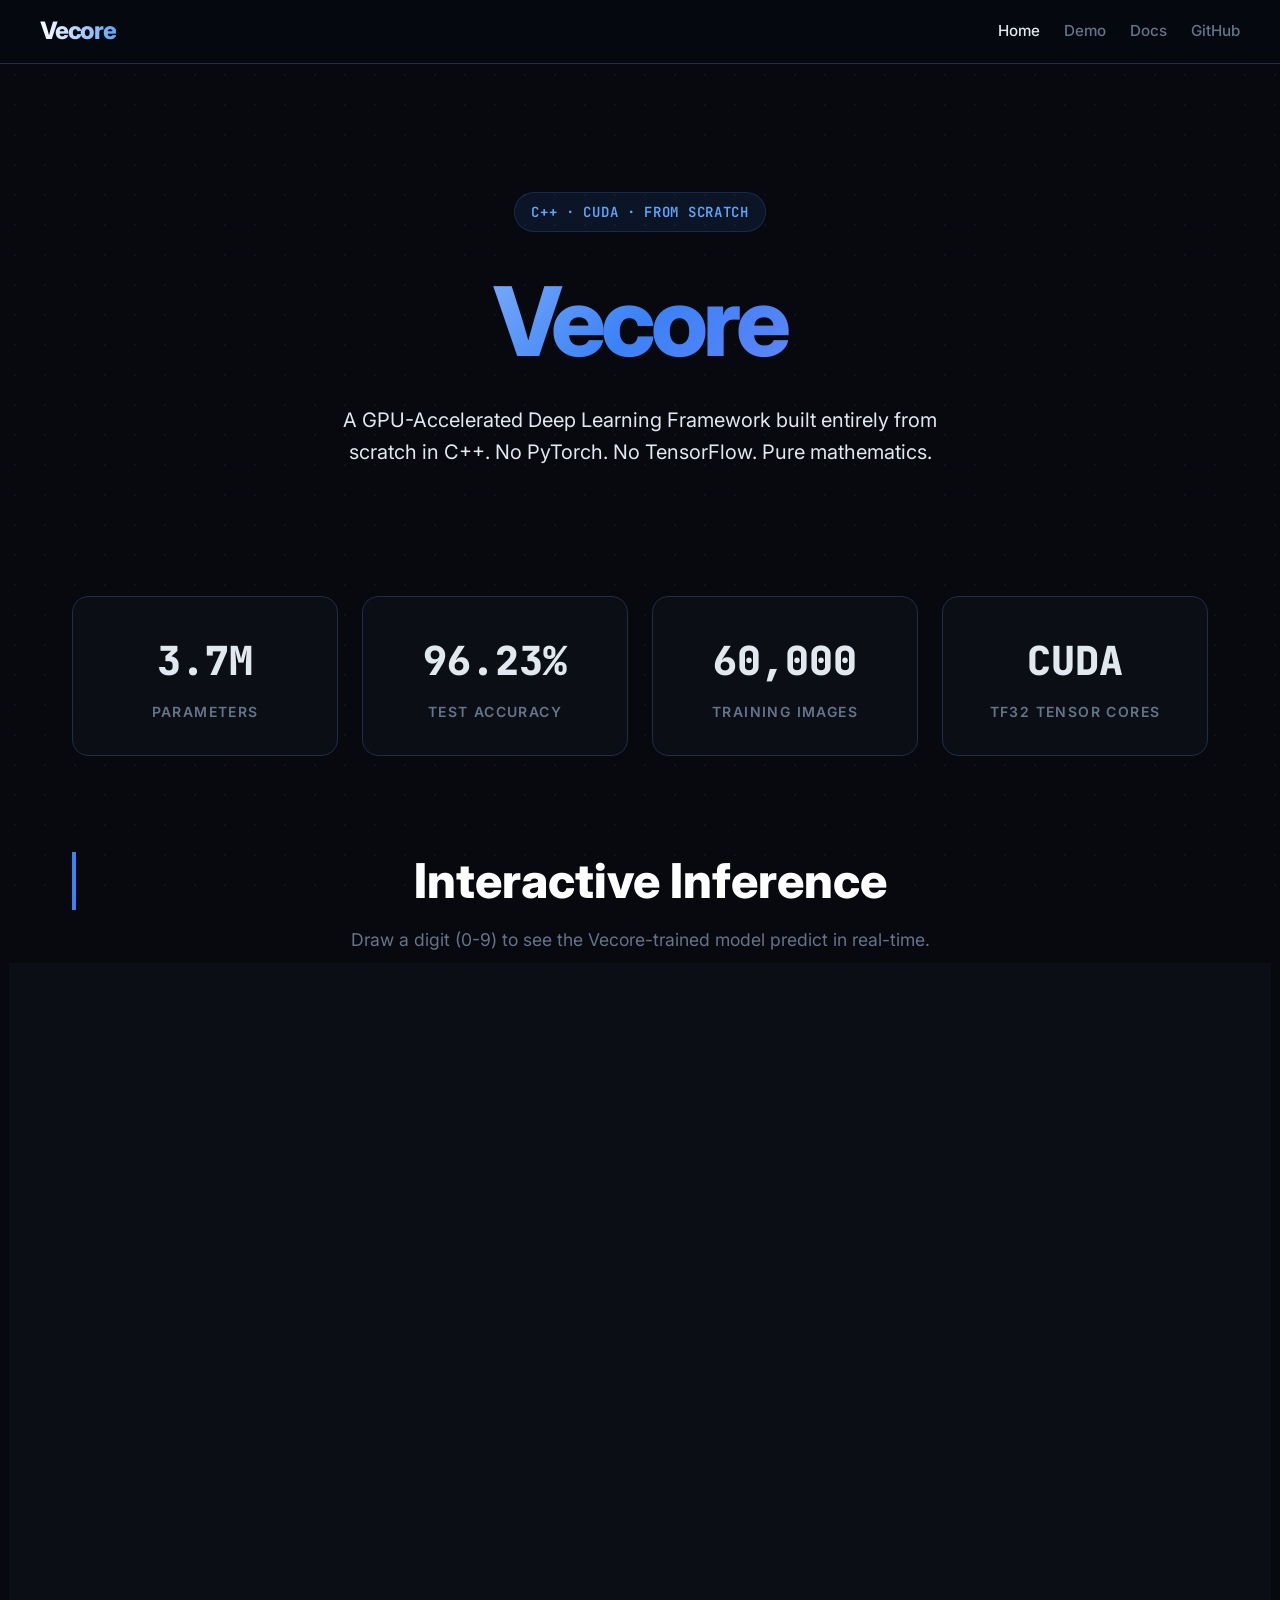
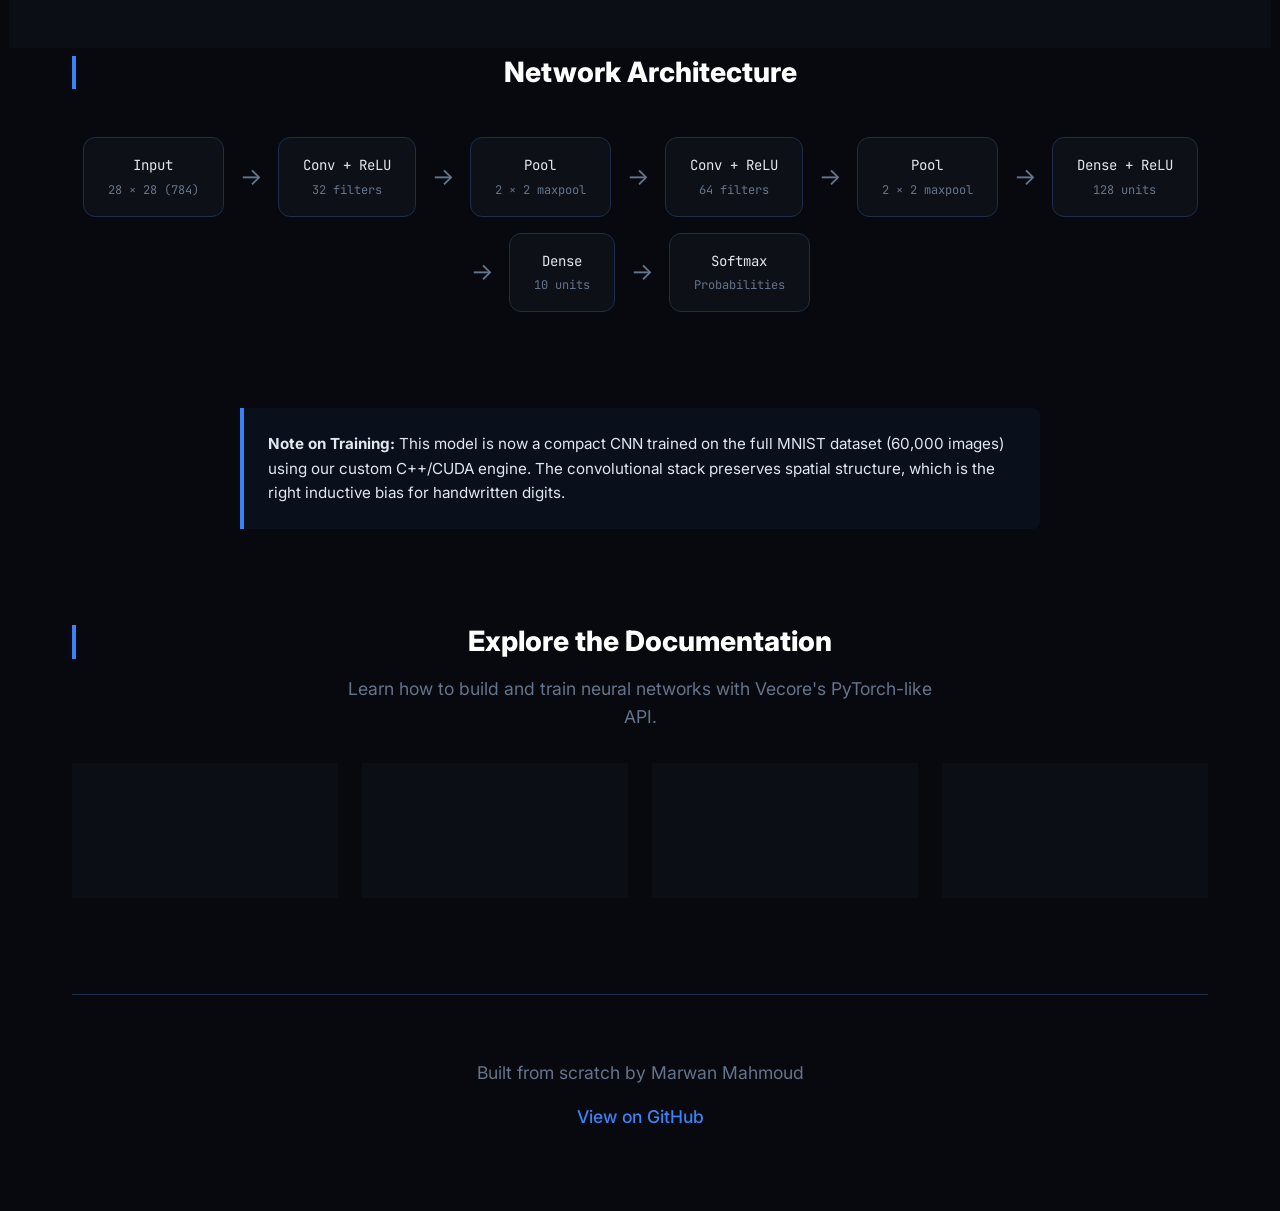
<file: docs/index.html>
<!DOCTYPE html>
<html lang="en">
<head>
    <meta charset="UTF-8">
    <meta name="viewport" content="width=device-width, initial-scale=1.0">
    <title>Vecore | C++ Deep Learning Framework</title>
    <link rel="stylesheet" href="assets/docs.css">
    <style>
        @import url('https://fonts.googleapis.com/css2?family=Inter:wght@300;400;500;600;700;800;900&family=JetBrains+Mono:wght@400;600&display=swap');
        
        :root {
            --bg:       #07090f;
            --bg2:      #0d1117;
            --bg3:      #13192a;
            --border:   #1e2d4a;
            --blue:     #3b82f6;
            --blue2:    #60a5fa;
            --cyan:     #22d3ee;
            --green:    #4ade80;
            --red:      #f87171;
            --purple:   #a78bfa;
            --yellow:   #fbbf24;
            --text:     #e2e8f0;
            --muted:    #64748b;
            --card-bg:  #0d1117cc;
        }

        * {
            box-sizing: border-box;
            margin: 0;
            padding: 0;
        }

        body {
            font-family: 'Inter', sans-serif;
            background-color: var(--bg);
            color: var(--text);
            line-height: 1.6;
            overflow-x: hidden;
            position: relative;
        }

        /* Particle/dot grid background */
        body::before {
            content: '';
            position: fixed;
            top: 0; left: 0; width: 100vw; height: 100vh;
            background-image: radial-gradient(var(--border) 1px, transparent 1px);
            background-size: 30px 30px;
            opacity: 0.3;
            z-index: -1;
            pointer-events: none;
        }

        .container {
            max-width: 1200px;
            margin: 0 auto;
            padding: 2rem;
            padding-top: calc(64px + 2rem);
        }

        /* Typography */
        h1, h2, h3 { font-weight: 800; line-height: 1.2; }
        p { color: var(--muted); margin-bottom: 1rem; }
        
        .gradient-text {
            background: linear-gradient(135deg, #ffffff, var(--blue), var(--purple));
            -webkit-background-clip: text;
            -webkit-text-fill-color: transparent;
            background-clip: text;
        }

        /* Hero Section */
        .hero {
            text-align: center;
            padding: 6rem 0 4rem;
            position: relative;
        }

        .tag {
            display: inline-block;
            padding: 0.5rem 1rem;
            background: rgba(59, 130, 246, 0.1);
            color: var(--blue2);
            border: 1px solid rgba(59, 130, 246, 0.2);
            border-radius: 9999px;
            font-family: 'JetBrains Mono', monospace;
            font-size: 0.875rem;
            font-weight: 600;
            margin-bottom: 2rem;
            letter-spacing: 0.05em;
        }

        .hero h1 {
            font-size: clamp(4rem, 8vw, 6rem);
            letter-spacing: -0.05em;
            margin-bottom: 1.5rem;
        }

        .hero p {
            font-size: 1.25rem;
            max-width: 600px;
            margin: 0 auto;
            color: var(--text);
        }

        /* Stats Row */
        .stats-grid {
            display: grid;
            grid-template-columns: repeat(auto-fit, minmax(200px, 1fr));
            gap: 1.5rem;
            margin: 4rem 0;
        }

        .stat-card {
            background: var(--card-bg);
            border: 1px solid var(--border);
            padding: 2rem;
            border-radius: 1rem;
            text-align: center;
            backdrop-filter: blur(12px);
            transition: all 0.3s ease;
        }

        .stat-card:hover {
            transform: translateY(-5px);
            border-color: var(--blue);
            box-shadow: 0 10px 30px -10px rgba(59, 130, 246, 0.2);
        }

        .stat-value {
            font-size: 2.5rem;
            font-weight: 800;
            font-family: 'JetBrains Mono', monospace;
            color: var(--text);
            margin-bottom: 0.5rem;
        }

        .stat-label {
            font-size: 0.875rem;
            color: var(--muted);
            text-transform: uppercase;
            letter-spacing: 0.1em;
            font-weight: 600;
        }

        /* Interactive Demo Section */
        .demo-section {
            margin: 6rem 0;
        }
        
        .demo-header {
            text-align: center;
            margin-bottom: 3rem;
        }

        .demo-header h2 {
            font-size: 3rem;
            margin-bottom: 1rem;
        }

        .glass-card {
            background: var(--card-bg);
            border: 1px solid var(--border);
            border-radius: 1.5rem;
            padding: 3rem;
            backdrop-filter: blur(16px);
            display: grid;
            grid-template-columns: 1fr 1fr;
            gap: 4rem;
            box-shadow: 0 25px 50px -12px rgba(0, 0, 0, 0.5);
            position: relative;
            overflow: hidden;
        }

        .glass-card::before {
            content: '';
            position: absolute;
            top: 0; left: 0; right: 0; height: 1px;
            background: linear-gradient(90deg, transparent, var(--blue), transparent);
            opacity: 0.5;
        }

        /* Canvas Area */
        .canvas-container {
            display: flex;
            flex-direction: column;
            align-items: center;
        }

        .canvas-wrapper {
            position: relative;
            padding: 10px;
            background: var(--bg2);
            border-radius: 1rem;
            border: 1px solid var(--border);
            box-shadow: 0 0 30px rgba(59, 130, 246, 0.1);
            animation: pulse-glow 4s infinite alternate;
            margin-bottom: 1.5rem;
        }

        @keyframes pulse-glow {
            0% { box-shadow: 0 0 20px rgba(59, 130, 246, 0.05); border-color: var(--border); }
            100% { box-shadow: 0 0 40px rgba(167, 139, 250, 0.2); border-color: var(--purple); }
        }

        #drawCanvas {
            background-color: #111;
            border-radius: 0.5rem;
            cursor: crosshair;
            /* 28x28 logical, scaled to 336x336 via CSS/attributes */
            width: 336px;
            height: 336px;
            image-rendering: pixelated;
            display: block;
            touch-action: none;
        }
        
        /* Pseudo-element for subtle grid */
        .canvas-wrapper::after {
            content: '';
            position: absolute;
            top: 10px; left: 10px; right: 10px; bottom: 10px;
            background-image: 
                linear-gradient(rgba(255,255,255,0.05) 1px, transparent 1px),
                linear-gradient(90deg, rgba(255,255,255,0.05) 1px, transparent 1px);
            background-size: 12px 12px; /* 336/28 = 12 */
            pointer-events: none;
            border-radius: 0.5rem;
        }

        .btn-clear {
            background: transparent;
            color: var(--text);
            border: 1px solid var(--border);
            padding: 0.75rem 2rem;
            border-radius: 0.5rem;
            font-family: 'Inter', sans-serif;
            font-weight: 600;
            font-size: 1rem;
            cursor: pointer;
            transition: all 0.3s ease;
        }

        .btn-clear:hover {
            background: rgba(255, 255, 255, 0.05);
            border-color: var(--muted);
        }

        /* Results Area */
        .results-container {
            display: flex;
            flex-direction: column;
            justify-content: center;
        }

        .prediction-box {
            display: flex;
            align-items: baseline;
            margin-bottom: 2rem;
        }

        .pred-label {
            font-size: 1.25rem;
            color: var(--muted);
            margin-right: 1.5rem;
        }

        .pred-digit {
            font-size: 6rem;
            font-weight: 900;
            line-height: 1;
            color: var(--white);
            text-shadow: 0 0 40px rgba(34, 211, 238, 0.5);
            font-family: 'JetBrains Mono', monospace;
        }

        .pred-conf {
            font-size: 1.5rem;
            color: var(--cyan);
            margin-left: 1rem;
            font-weight: 600;
        }

        .bars-container {
            display: flex;
            flex-direction: column;
            gap: 0.75rem;
        }

        .prob-row {
            display: flex;
            align-items: center;
            font-family: 'JetBrains Mono', monospace;
            font-size: 0.875rem;
        }

        .prob-label {
            width: 20px;
            color: var(--muted);
        }

        .prob-bar-wrapper {
            flex-grow: 1;
            height: 8px;
            background: var(--bg);
            border-radius: 4px;
            margin: 0 1rem;
            overflow: hidden;
            position: relative;
        }

        .prob-bar {
            height: 100%;
            width: 0%;
            background: linear-gradient(90deg, var(--blue), var(--cyan));
            border-radius: 4px;
            transition: width 0.3s cubic-bezier(0.4, 0, 0.2, 1);
        }

        .prob-row.active .prob-label {
            color: var(--cyan);
            font-weight: bold;
        }
        
        .prob-row.active .prob-bar {
            background: linear-gradient(90deg, var(--cyan), var(--green));
            box-shadow: 0 0 10px rgba(74, 222, 128, 0.5);
        }

        .prob-value {
            width: 45px;
            text-align: right;
            color: var(--muted);
        }
        
        .prob-row.active .prob-value {
            color: var(--cyan);
        }

        /* Loading / Error overlay */
        .status-overlay {
            position: absolute;
            top: 0; left: 0; right: 0; bottom: 0;
            background: rgba(13, 17, 23, 0.9);
            backdrop-filter: blur(8px);
            display: flex;
            flex-direction: column;
            align-items: center;
            justify-content: center;
            z-index: 10;
            border-radius: 1.5rem;
            text-align: center;
            padding: 2rem;
            transition: opacity 0.5s ease;
        }
        
        .status-overlay.hidden {
            opacity: 0;
            pointer-events: none;
        }

        .loader {
            width: 40px;
            height: 40px;
            border: 3px solid rgba(59, 130, 246, 0.3);
            border-radius: 50%;
            border-top-color: var(--blue);
            animation: spin 1s ease-in-out infinite;
            margin-bottom: 1rem;
        }

        @keyframes spin {
            to { transform: rotate(360deg); }
        }

        .status-msg {
            font-size: 1.25rem;
            font-weight: 500;
        }

        .status-sub {
            color: var(--muted);
            margin-top: 0.5rem;
            font-size: 0.875rem;
            max-width: 400px;
        }

        /* Architecture Section */
        .arch-section {
            margin: 6rem 0;
            text-align: center;
        }

        .arch-diagram {
            display: flex;
            flex-wrap: wrap;
            justify-content: center;
            align-items: center;
            gap: 1rem;
            margin-top: 3rem;
        }

        .arch-node {
            background: var(--bg2);
            border: 1px solid var(--border);
            padding: 1rem 1.5rem;
            border-radius: 0.75rem;
            font-family: 'JetBrains Mono', monospace;
            font-size: 0.875rem;
            position: relative;
            transition: all 0.3s ease;
        }

        .arch-node:hover {
            border-color: var(--blue2);
            background: var(--bg3);
            transform: translateY(-2px);
        }

        .arch-node span {
            display: block;
            color: var(--muted);
            font-size: 0.75rem;
            margin-top: 0.25rem;
        }

        .arch-arrow {
            color: var(--muted);
            font-size: 1.5rem;
        }

        /* Generalization Note */
        .info-box {
            background: rgba(59, 130, 246, 0.05);
            border-left: 4px solid var(--blue);
            padding: 1.5rem;
            border-radius: 0 0.5rem 0.5rem 0;
            margin: 4rem auto;
            max-width: 800px;
            font-size: 0.95rem;
        }

        /* Footer */
        footer {
            text-align: center;
            padding: 4rem 0 2rem;
            border-top: 1px solid var(--border);
            margin-top: 4rem;
        }

        footer a {
            color: var(--blue);
            text-decoration: none;
            transition: color 0.3s ease;
        }
        
        footer a:hover {
            color: var(--blue2);
            text-decoration: underline;
        }

        /* Responsive */
        @media (max-width: 900px) {
            .glass-card {
                grid-template-columns: 1fr;
                gap: 2rem;
                padding: 2rem;
            }
            .arch-diagram {
                flex-direction: column;
            }
            .arch-arrow {
                transform: rotate(90deg);
            }
        }
    </style>
</head>
<body>
    <nav class="navbar">
        <div class="nav-content">
            <a href="index.html" class="logo">Vecore</a>
            <div class="nav-links">
                <a href="index.html" class="active">Home</a>
                <a href="#demo">Demo</a>
                <a href="docs/getting-started.html">Docs</a>
                <a href="https://github.com/Marwan7042/Vecore" target="_blank">GitHub</a>
            </div>
        </div>
    </nav>

    <div class="container">
        <!-- Hero Section -->
        <header class="hero">
            <div class="tag">C++ &middot; CUDA &middot; FROM SCRATCH</div>
            <h1 class="gradient-text">Vecore</h1>
            <p>A GPU-Accelerated Deep Learning Framework built entirely from scratch in C++. No PyTorch. No TensorFlow. Pure mathematics.</p>
        </header>

        <!-- Stats Row -->
        <section class="stats-grid">
            <div class="stat-card">
                <div class="stat-value">3.7M</div>
                <div class="stat-label">Parameters</div>
            </div>
            <div class="stat-card">
                <div class="stat-value">96.23%</div>
                <div class="stat-label">Test Accuracy</div>
            </div>
            <div class="stat-card">
                <div class="stat-value">60,000</div>
                <div class="stat-label">Training Images</div>
            </div>
            <div class="stat-card">
                <div class="stat-value">CUDA</div>
                <div class="stat-label">TF32 Tensor Cores</div>
            </div>
        </section>

        <!-- Interactive Demo Section -->
        <section class="demo-section" id="demo">
            <div class="demo-header">
                <h2>Interactive Inference</h2>
                <p>Draw a digit (0-9) to see the Vecore-trained model predict in real-time.</p>
            </div>

            <div class="glass-card" id="demoCard">
                <!-- Status Overlay -->
                <div class="status-overlay" id="statusOverlay">
                    <div class="loader" id="loader"></div>
                    <div class="status-msg" id="statusMsg">Loading weights...</div>
                    <div class="status-sub" id="statusSub">Downloading 3.7M parameters</div>
                </div>

                <!-- Left: Canvas -->
                <div class="canvas-container">
                    <div class="canvas-wrapper">
                        <canvas id="drawCanvas" width="28" height="28"></canvas>
                    </div>
                    <button class="btn-clear" id="btnClear">Clear Canvas</button>
                </div>

                <!-- Right: Results -->
                <div class="results-container">
                    <div class="prediction-box">
                        <div class="pred-label">Prediction</div>
                        <div class="pred-digit" id="predDigit">-</div>
                        <div class="pred-conf" id="predConf">0%</div>
                    </div>
                    
                    <div class="bars-container" id="barsContainer">
                        <!-- Bars generated by JS -->
                    </div>
                </div>
            </div>
        </section>

        <!-- Architecture Section -->
        <section class="arch-section">
            <h2>Network Architecture</h2>
            <div class="arch-diagram">
                <div class="arch-node">Input<span>28 &times; 28 (784)</span></div>
                <div class="arch-arrow">&rarr;</div>
                <div class="arch-node">Conv + ReLU<span>32 filters</span></div>
                <div class="arch-arrow">&rarr;</div>
                <div class="arch-node">Pool<span>2 &times; 2 maxpool</span></div>
                <div class="arch-arrow">&rarr;</div>
                <div class="arch-node">Conv + ReLU<span>64 filters</span></div>
                <div class="arch-arrow">&rarr;</div>
                <div class="arch-node">Pool<span>2 &times; 2 maxpool</span></div>
                <div class="arch-arrow">&rarr;</div>
                <div class="arch-node">Dense + ReLU<span>128 units</span></div>
                <div class="arch-arrow">&rarr;</div>
                <div class="arch-node">Dense<span>10 units</span></div>
                <div class="arch-arrow">&rarr;</div>
                <div class="arch-node">Softmax<span>Probabilities</span></div>
            </div>
        </section>

        <!-- Note on Generalization -->
        <div class="info-box">
            <strong>Note on Training:</strong> This model is now a compact CNN trained on the full MNIST dataset (60,000 images) using our custom C++/CUDA engine. The convolutional stack preserves spatial structure, which is the right inductive bias for handwritten digits.
        </div>

        <!-- Documentation CTA -->
        <section class="arch-section">
            <h2>Explore the Documentation</h2>
            <p style="max-width: 600px; margin: 1rem auto;">Learn how to build and train neural networks with Vecore's PyTorch-like API.</p>
            <div class="stats-grid" style="margin-top: 2rem;">
                <a href="docs/getting-started.html" class="stat-card" style="text-decoration:none; cursor:pointer;">
                    <div class="stat-value" style="font-size:1.5rem;">🚀</div>
                    <div class="stat-label">Getting Started</div>
                </a>
                <a href="docs/tensor.html" class="stat-card" style="text-decoration:none; cursor:pointer;">
                    <div class="stat-value" style="font-size:1.5rem;">📐</div>
                    <div class="stat-label">Tensor API</div>
                </a>
                <a href="docs/nn.html" class="stat-card" style="text-decoration:none; cursor:pointer;">
                    <div class="stat-value" style="font-size:1.5rem;">🧠</div>
                    <div class="stat-label">Neural Networks</div>
                </a>
                <a href="docs/cuda.html" class="stat-card" style="text-decoration:none; cursor:pointer;">
                    <div class="stat-value" style="font-size:1.5rem;">⚡</div>
                    <div class="stat-label">CUDA Acceleration</div>
                </a>
            </div>
        </section>

        <!-- Footer -->
        <footer>
            <p>Built from scratch by Marwan Mahmoud</p>
            <p style="margin-top: 0.5rem;"><a href="#" target="_blank">View on GitHub</a></p>
        </footer>
    </div>

    <!-- Application Logic -->
    <script>
        // --- UI Setup ---
        const barsContainer = document.getElementById('barsContainer');
        const probBars = [];
        
        for (let i = 0; i < 10; i++) {
            const row = document.createElement('div');
            row.className = 'prob-row';
            row.id = `prob-row-${i}`;
            
            row.innerHTML = `
                <div class="prob-label">${i}</div>
                <div class="prob-bar-wrapper">
                    <div class="prob-bar" id="prob-bar-${i}"></div>
                </div>
                <div class="prob-value" id="prob-val-${i}">0%</div>
            `;
            barsContainer.appendChild(row);
            probBars.push({
                row: row,
                bar: document.getElementById(`prob-bar-${i}`),
                val: document.getElementById(`prob-val-${i}`)
            });
        }

        // --- Math & Inference Engine ---
        let model = null;

        function add(a, b) {
            let res = new Float32Array(a.length);
            for(let i=0; i<a.length; i++) res[i] = a[i] + b[i];
            return res;
        }

        // Extremely optimized matmul for flat arrays where left matrix is 1xN
        function matmul(input, weight, rows, cols, outCols) {
            let res = new Float32Array(outCols);
            for(let i = 0; i < cols; i++) {
                let v = input[i];
                if (v === 0) continue; // Skip zero pixels/activations (huge speedup)
                for(let j = 0; j < outCols; j++) {
                    // Vecore exports dense weights as [out][in] rows in row-major order.
                    res[j] += v * weight[j * cols + i];
                }
            }
            return res;
        }

        function relu(arr) {
            let res = new Float32Array(arr.length);
            for(let i=0; i<arr.length; i++) res[i] = Math.max(0, arr[i]);
            return res;
        }

        function conv2d(input, weight, bias, inChannels, inH, inW, outChannels, kernelSize, stride = 1, pad = 1) {
            const outH = Math.floor((inH + 2 * pad - kernelSize) / stride) + 1;
            const outW = Math.floor((inW + 2 * pad - kernelSize) / stride) + 1;
            const output = new Float32Array(outChannels * outH * outW);

            for (let oc = 0; oc < outChannels; oc++) {
                for (let oh = 0; oh < outH; oh++) {
                    for (let ow = 0; ow < outW; ow++) {
                        let sum = bias[oc];
                        for (let ic = 0; ic < inChannels; ic++) {
                            for (let kh = 0; kh < kernelSize; kh++) {
                                for (let kw = 0; kw < kernelSize; kw++) {
                                    const ih = oh * stride - pad + kh;
                                    const iw = ow * stride - pad + kw;
                                    if (ih < 0 || iw < 0 || ih >= inH || iw >= inW) continue;
                                    const inputIdx = ic * inH * inW + ih * inW + iw;
                                    const weightIdx = oc * (inChannels * kernelSize * kernelSize) + ic * (kernelSize * kernelSize) + kh * kernelSize + kw;
                                    sum += input[inputIdx] * weight[weightIdx];
                                }
                            }
                        }
                        output[oc * outH * outW + oh * outW + ow] = sum;
                    }
                }
            }

            return output;
        }

        function maxPool2d(input, channels, inH, inW, kernelSize = 2, stride = 2) {
            const outH = Math.floor((inH - kernelSize) / stride) + 1;
            const outW = Math.floor((inW - kernelSize) / stride) + 1;
            const output = new Float32Array(channels * outH * outW);

            for (let c = 0; c < channels; c++) {
                for (let oh = 0; oh < outH; oh++) {
                    for (let ow = 0; ow < outW; ow++) {
                        let maxVal = -Infinity;
                        for (let kh = 0; kh < kernelSize; kh++) {
                            for (let kw = 0; kw < kernelSize; kw++) {
                                const ih = oh * stride + kh;
                                const iw = ow * stride + kw;
                                const idx = c * inH * inW + ih * inW + iw;
                                const value = input[idx];
                                if (value > maxVal) maxVal = value;
                            }
                        }
                        output[c * outH * outW + oh * outW + ow] = maxVal;
                    }
                }
            }

            return output;
        }

        function softmax(arr) {
            let max = -Infinity;
            for(let i=0; i<arr.length; i++) if(arr[i] > max) max = arr[i];
            
            let exps = new Float32Array(arr.length);
            let sum = 0;
            for(let i=0; i<arr.length; i++) {
                let e = Math.exp(arr[i] - max);
                exps[i] = e;
                sum += e;
            }
            
            for(let i=0; i<arr.length; i++) exps[i] /= sum;
            return exps;
        }

        function predict(pixelData) {
            if (!model) return new Float32Array(10);
            
            // Layer 1: Conv 1 -> 32
            let h1 = relu(conv2d(pixelData, model.w1, model.b1, 1, 28, 28, 32, 3, 1, 1));
            let p1 = maxPool2d(h1, 32, 28, 28, 2, 2);
            
            // Layer 2: Conv 32 -> 64
            let h2 = relu(conv2d(p1, model.w2, model.b2, 32, 14, 14, 64, 3, 1, 1));
            let p2 = maxPool2d(h2, 64, 14, 14, 2, 2);
            
            // Layer 3: Flatten -> Dense 128
            let h3_raw = matmul(p2, model.w3, 1, 64 * 7 * 7, 128);
            let h3 = relu(add(h3_raw, model.b3));

            // Layer 4 (Logits)
            let logits_raw = matmul(h3, model.w4, 1, 128, 10);
            let logits = add(logits_raw, model.b4);
            
            return softmax(logits);
        }

        function updateUI(probs) {
            let maxProb = 0;
            let maxIdx = -1;
            
            for (let i = 0; i < 10; i++) {
                let p = probs[i] * 100;
                if (p > maxProb) { maxProb = p; maxIdx = i; }
                
                probBars[i].bar.style.width = `${p}%`;
                probBars[i].val.textContent = `${Math.round(p)}%`;
                probBars[i].row.classList.remove('active');
            }
            
            if (maxIdx >= 0 && maxProb > 1) { // Only show if somewhat confident
                document.getElementById('predDigit').textContent = maxIdx;
                document.getElementById('predConf').textContent = `${Math.round(maxProb)}%`;
                probBars[maxIdx].row.classList.add('active');
            } else {
                document.getElementById('predDigit').textContent = '-';
                document.getElementById('predConf').textContent = '0%';
            }
        }

        // --- Model Loading ---
        async function loadModel() {
            try {
                const response = await fetch('weights.json');
                if (!response.ok) throw new Error('Weights not found');
                const raw = new Float32Array(await response.arrayBuffer());

                let offset = 0;
                const take = (count) => raw.slice(offset, offset += count);

                // The training export writes parameters sequentially in binary float32 order.
                model = {
                    w1: take(32 * 1 * 3 * 3),
                    b1: take(32),
                    w2: take(64 * 32 * 3 * 3),
                    b2: take(64),
                    w3: take(128 * 64 * 7 * 7),
                    b3: take(128),
                    w4: take(128 * 10),
                    b4: take(10)
                };
                
                document.getElementById('statusOverlay').classList.add('hidden');
                
            } catch (err) {
                document.getElementById('loader').style.display = 'none';
                document.getElementById('statusMsg').textContent = 'Model Not Found';
                document.getElementById('statusMsg').style.color = 'var(--red)';
                document.getElementById('statusSub').textContent = 'Train the model first by running ./build/examples/TrainMNIST';
            }
        }

        // --- Canvas Drawing Logic ---
        const canvas = document.getElementById('drawCanvas');
        const ctx = canvas.getContext('2d', { willReadFrequently: true });
        
        // Setup internal canvas scaling matching CSS (336 / 28 = 12x multiplier via transforms conceptually, 
        // but it's simpler to track mouse coords and map back to 28x28)
        let isDrawing = false;
        let lastX = 0;
        let lastY = 0;
        
        // Initialize black background
        ctx.fillStyle = 'black';
        ctx.fillRect(0, 0, 28, 28);

        function getPos(e) {
            const rect = canvas.getBoundingClientRect();
            let clientX = e.clientX;
            let clientY = e.clientY;
            
            if (e.touches && e.touches.length > 0) {
                clientX = e.touches[0].clientX;
                clientY = e.touches[0].clientY;
            }
            
            // Map 336px display to 28px coordinate
            const x = (clientX - rect.left) / (rect.width / 28);
            const y = (clientY - rect.top) / (rect.height / 28);
            return { x, y };
        }

        function draw(e) {
            if (!isDrawing) return;
            e.preventDefault();
            
            const pos = getPos(e);
            const x = pos.x;
            const y = pos.y;
            
            // Draw anti-aliased soft brush
            ctx.fillStyle = 'white';
            ctx.beginPath();
            ctx.arc(x, y, 1.2, 0, Math.PI * 2);
            ctx.fill();
            
            // Extra softness wrapper
            ctx.fillStyle = 'rgba(255,255,255,0.3)';
            ctx.beginPath();
            ctx.arc(x, y, 1.8, 0, Math.PI * 2);
            ctx.fill();

            triggerInference();
        }

        canvas.addEventListener('mousedown', (e) => { isDrawing = true; draw(e); });
        canvas.addEventListener('mousemove', draw);
        window.addEventListener('mouseup', () => { isDrawing = false; });
        
        canvas.addEventListener('touchstart', (e) => { isDrawing = true; draw(e); }, {passive: false});
        canvas.addEventListener('touchmove', draw, {passive: false});
        window.addEventListener('touchend', () => { isDrawing = false; });

        document.getElementById('btnClear').addEventListener('click', () => {
            ctx.fillStyle = 'black';
            ctx.fillRect(0, 0, 28, 28);
            updateUI(new Float32Array(10));
        });

        // --- Debounced Inference ---
        let timeout;
        function triggerInference() {
            if(timeout) clearTimeout(timeout);
            timeout = setTimeout(() => {
                if(!model) return;
                
                // Extract 28x28 grayscale data (784 flat array, 0.0-1.0)
                const imgData = ctx.getImageData(0, 0, 28, 28);
                const flatData = new Float32Array(784);
                
                for (let i = 0; i < 784; i++) {
                    // Extract red channel (since we draw in grayscale white on black, R=G=B)
                    // Normalizing 0-255 to 0.0-1.0
                    flatData[i] = imgData.data[i * 4] / 255.0;
                }
                
                const probs = predict(flatData);
                updateUI(probs);
                
            }, 50); // ~50ms debounce for responsiveness
        }

        // Initialize
        loadModel();

    </script>
</body>
</html>
</file>
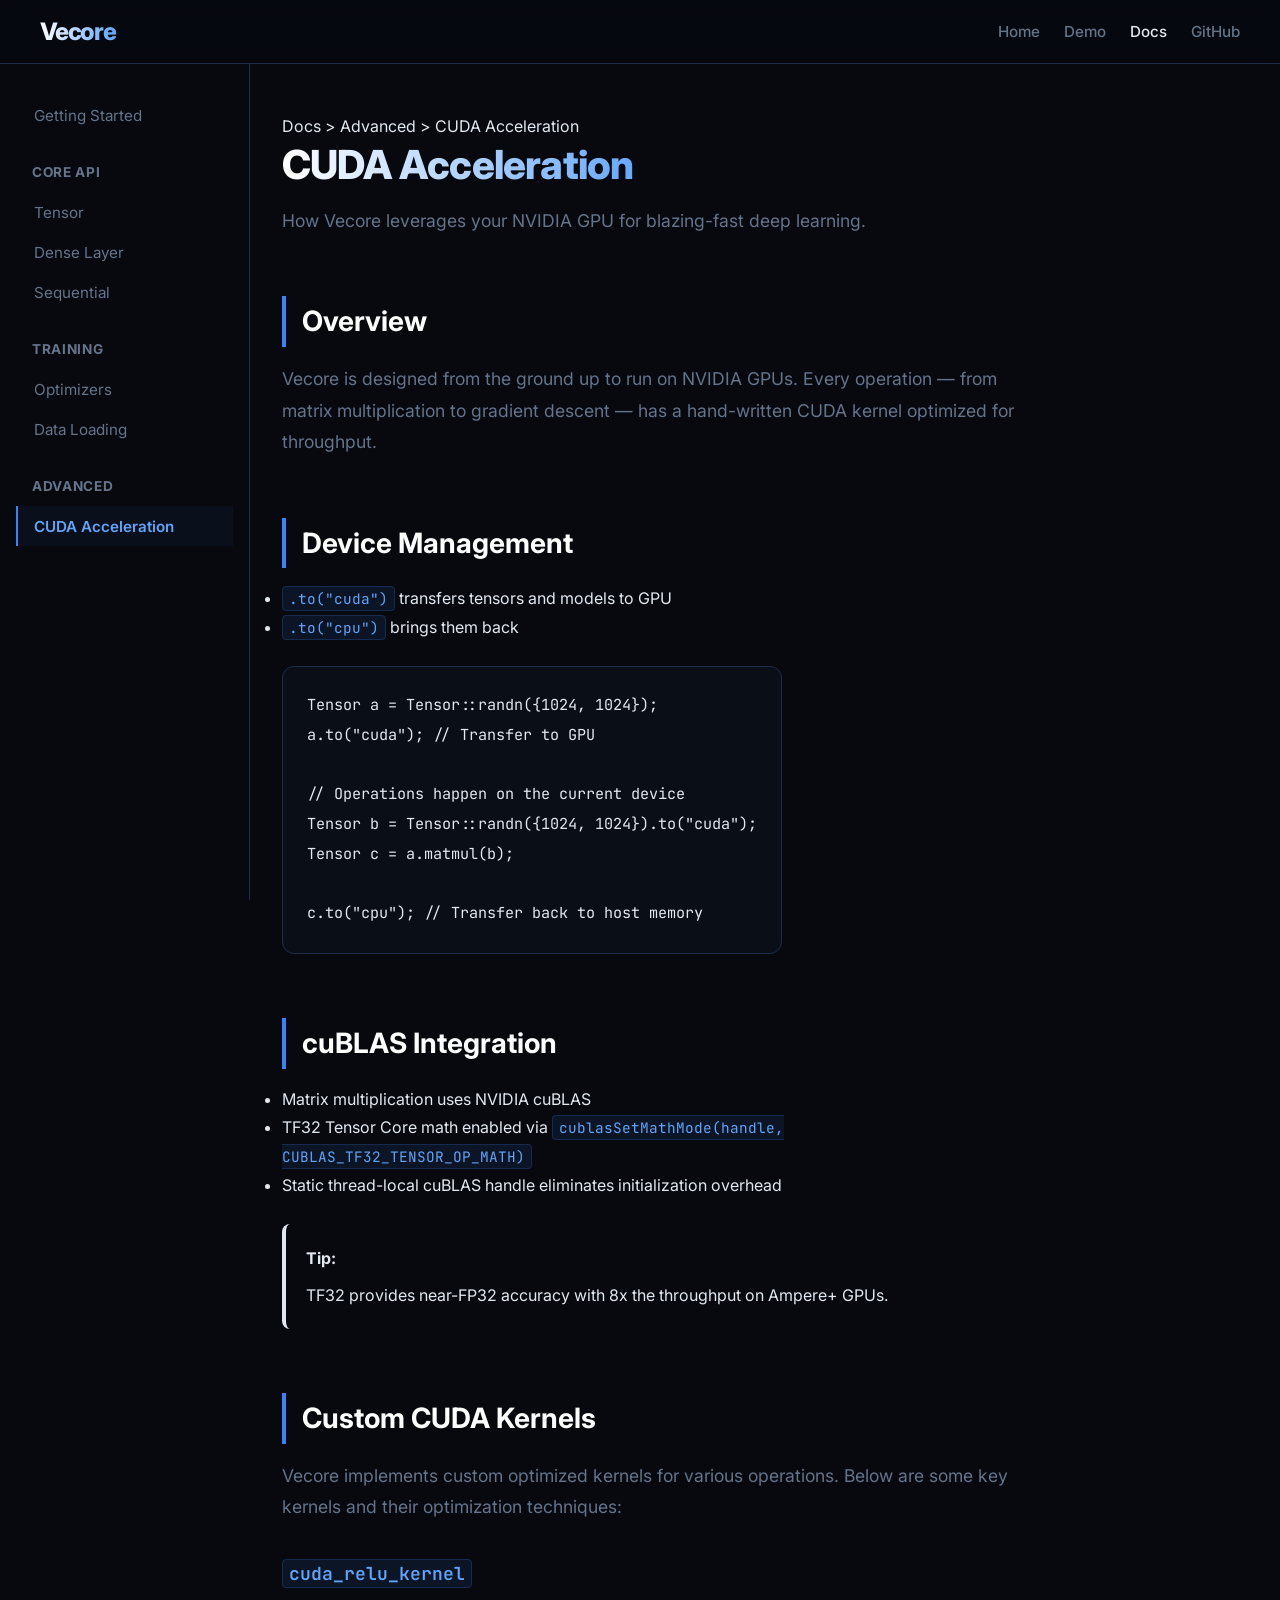
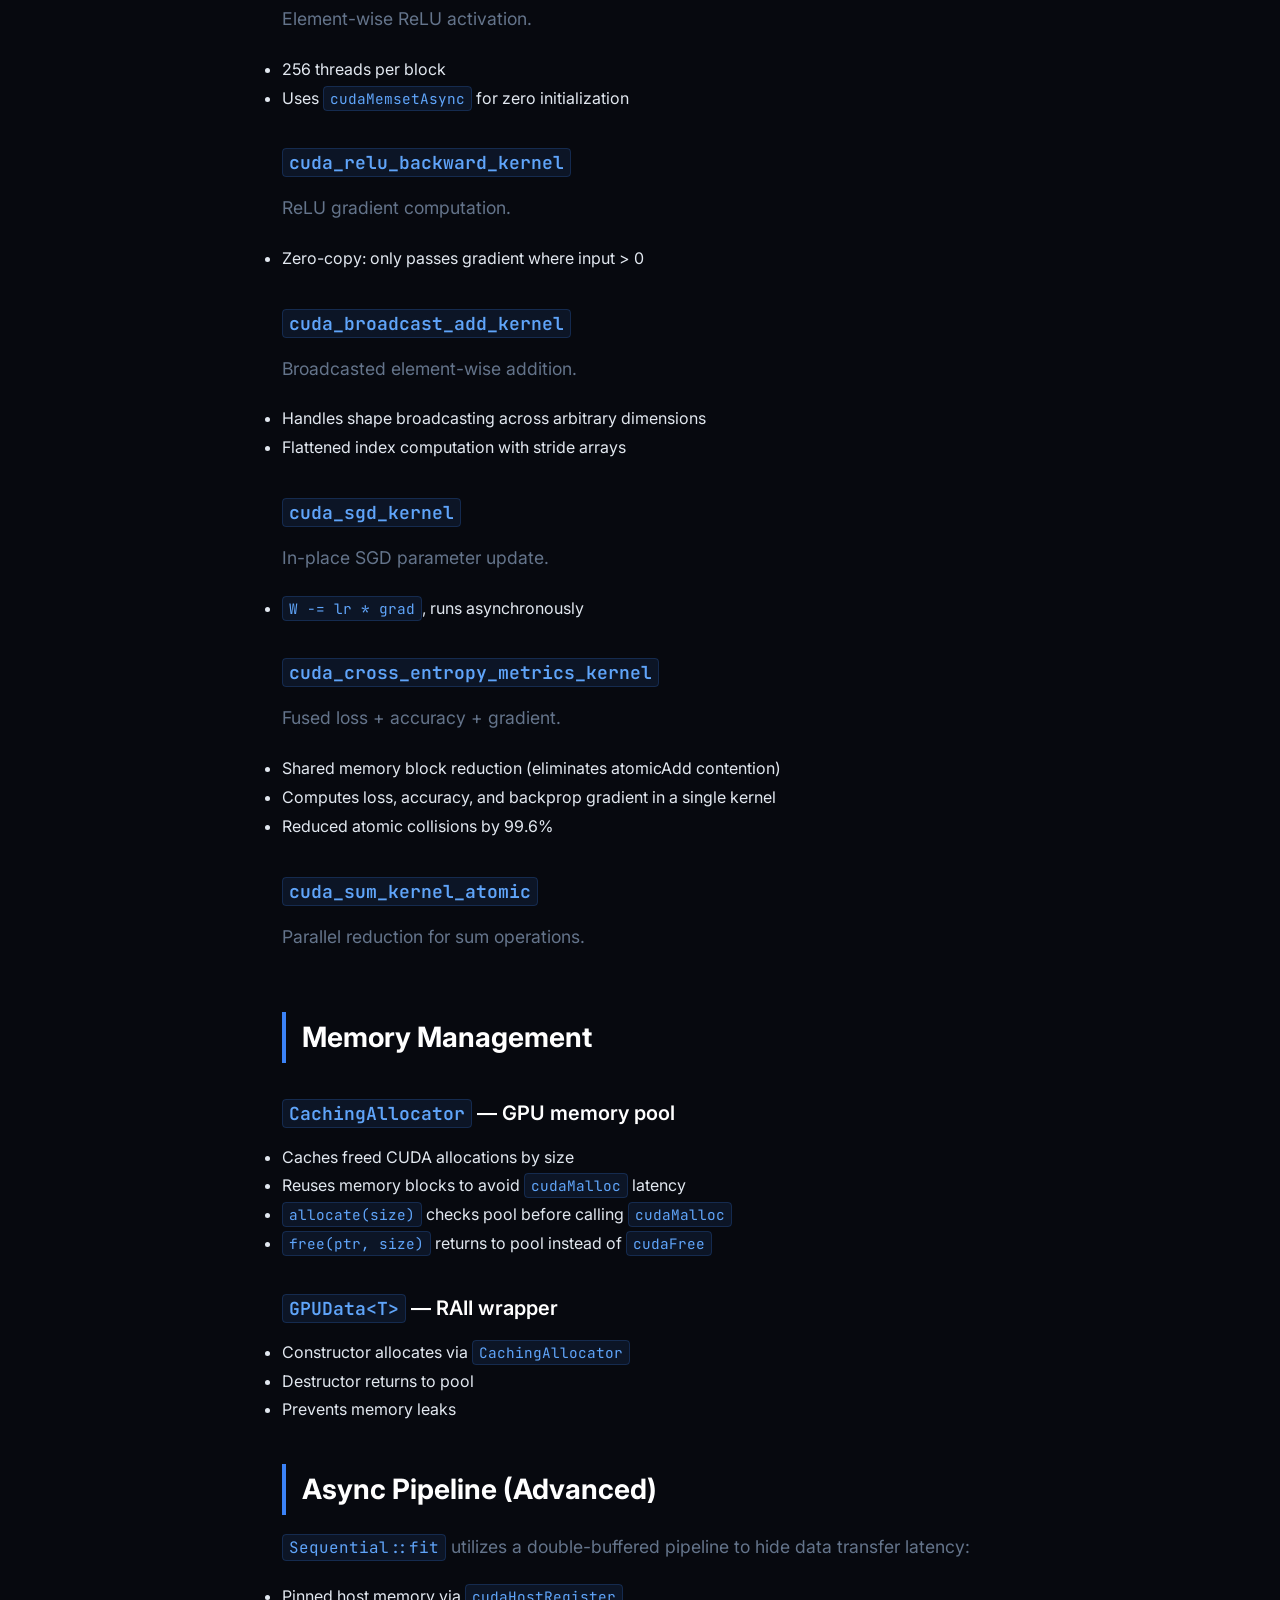
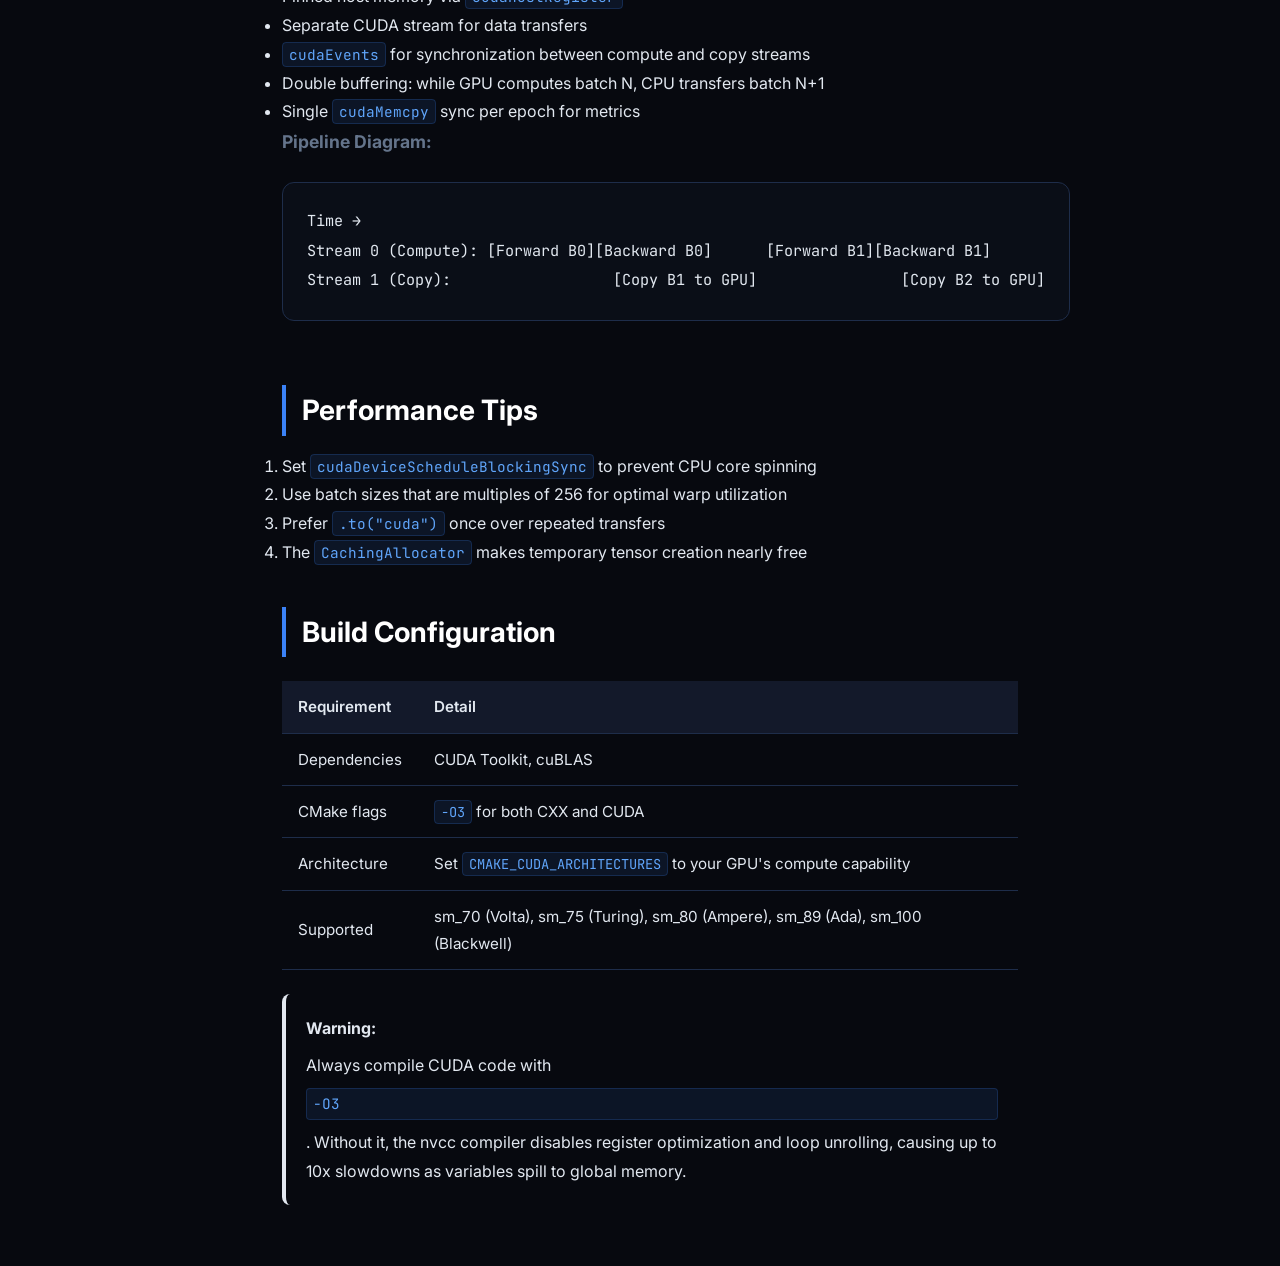
<file: docs/docs/cuda.html>
<!DOCTYPE html>
<html lang="en">
<head>
    <meta charset="UTF-8">
    <meta name="viewport" content="width=device-width, initial-scale=1.0">
    <title>CUDA Acceleration - Vecore Docs</title>
    <link rel="stylesheet" href="../assets/docs.css">
</head>
<body>
    <nav class="navbar">
    <div class="nav-content">
        <a href="../index.html" class="logo">Vecore</a>
        <div class="nav-links">
            <a href="../index.html">Home</a>
            <a href="../index.html#demo">Demo</a>
            <a href="getting-started.html" class="active">Docs</a>
            <a href="https://github.com/Marwan7042/Vecore" target="_blank">GitHub</a>
        </div>
    </div>
</nav>
    <div class="layout-container">
        <aside class="sidebar">
    <div class="sidebar-section">
        <ul class="sidebar-nav">
            <li><a href="getting-started.html">Getting Started</a></li>
        </ul>
    </div>
    <div class="sidebar-section">
        <div class="sidebar-heading">Core API</div>
        <ul class="sidebar-nav">
            <li><a href="tensor.html">Tensor</a></li>
            <li><a href="nn.html">Dense Layer</a></li>
            <li><a href="sequential.html">Sequential</a></li>
        </ul>
    </div>
    <div class="sidebar-section">
        <div class="sidebar-heading">Training</div>
        <ul class="sidebar-nav">
            <li><a href="optim.html">Optimizers</a></li>
            <li><a href="data.html">Data Loading</a></li>
        </ul>
    </div>
    <div class="sidebar-section">
        <div class="sidebar-heading">Advanced</div>
        <ul class="sidebar-nav">
            <li><a href="cuda.html" class="active">CUDA Acceleration</a></li>
        </ul>
    </div>
</aside>
        <main class="content">

            <div class="breadcrumb">Docs &gt; Advanced &gt; CUDA Acceleration</div>
            
            <h1>CUDA Acceleration</h1>
            <p class="subtitle">How Vecore leverages your NVIDIA GPU for blazing-fast deep learning.</p>

            <section>
                <h2>Overview</h2>
                <p>Vecore is designed from the ground up to run on NVIDIA GPUs. Every operation — from matrix multiplication to gradient descent — has a hand-written CUDA kernel optimized for throughput.</p>
            </section>

            <section>
                <h2>Device Management</h2>
                <ul>
                    <li><code>.to("cuda")</code> transfers tensors and models to GPU</li>
                    <li><code>.to("cpu")</code> brings them back</li>
                </ul>
                <div class="code-block">
                    <pre><code class="language-cpp">Tensor a = Tensor::randn({1024, 1024});
a.to("cuda"); // Transfer to GPU

// Operations happen on the current device
Tensor b = Tensor::randn({1024, 1024}).to("cuda");
Tensor c = a.matmul(b);

c.to("cpu"); // Transfer back to host memory</code></pre>
                </div>
            </section>

            <section>
                <h2>cuBLAS Integration</h2>
                <ul>
                    <li>Matrix multiplication uses NVIDIA cuBLAS</li>
                    <li>TF32 Tensor Core math enabled via <code>cublasSetMathMode(handle, CUBLAS_TF32_TENSOR_OP_MATH)</code></li>
                    <li>Static thread-local cuBLAS handle eliminates initialization overhead</li>
                </ul>
                <div class="callout tip">
                    <strong>Tip:</strong> TF32 provides near-FP32 accuracy with 8x the throughput on Ampere+ GPUs.
                </div>
            </section>

            <section>
                <h2>Custom CUDA Kernels</h2>
                <p>Vecore implements custom optimized kernels for various operations. Below are some key kernels and their optimization techniques:</p>
                <div class="api-cards">
                    <div class="card">
                        <h3><code>cuda_relu_kernel</code></h3>
                        <p>Element-wise ReLU activation.</p>
                        <ul>
                            <li>256 threads per block</li>
                            <li>Uses <code>cudaMemsetAsync</code> for zero initialization</li>
                        </ul>
                    </div>
                    <div class="card">
                        <h3><code>cuda_relu_backward_kernel</code></h3>
                        <p>ReLU gradient computation.</p>
                        <ul>
                            <li>Zero-copy: only passes gradient where input &gt; 0</li>
                        </ul>
                    </div>
                    <div class="card">
                        <h3><code>cuda_broadcast_add_kernel</code></h3>
                        <p>Broadcasted element-wise addition.</p>
                        <ul>
                            <li>Handles shape broadcasting across arbitrary dimensions</li>
                            <li>Flattened index computation with stride arrays</li>
                        </ul>
                    </div>
                    <div class="card">
                        <h3><code>cuda_sgd_kernel</code></h3>
                        <p>In-place SGD parameter update.</p>
                        <ul>
                            <li><code>W -= lr * grad</code>, runs asynchronously</li>
                        </ul>
                    </div>
                    <div class="card">
                        <h3><code>cuda_cross_entropy_metrics_kernel</code></h3>
                        <p>Fused loss + accuracy + gradient.</p>
                        <ul>
                            <li>Shared memory block reduction (eliminates atomicAdd contention)</li>
                            <li>Computes loss, accuracy, and backprop gradient in a single kernel</li>
                            <li>Reduced atomic collisions by 99.6%</li>
                        </ul>
                    </div>
                    <div class="card">
                        <h3><code>cuda_sum_kernel_atomic</code></h3>
                        <p>Parallel reduction for sum operations.</p>
                    </div>
                </div>
            </section>

            <section>
                <h2>Memory Management</h2>
                <div class="api-cards">
                    <div class="card">
                        <h3><code>CachingAllocator</code> — GPU memory pool</h3>
                        <ul>
                            <li>Caches freed CUDA allocations by size</li>
                            <li>Reuses memory blocks to avoid <code>cudaMalloc</code> latency</li>
                            <li><code>allocate(size)</code> checks pool before calling <code>cudaMalloc</code></li>
                            <li><code>free(ptr, size)</code> returns to pool instead of <code>cudaFree</code></li>
                        </ul>
                    </div>
                    <div class="card">
                        <h3><code>GPUData&lt;T&gt;</code> — RAII wrapper</h3>
                        <ul>
                            <li>Constructor allocates via <code>CachingAllocator</code></li>
                            <li>Destructor returns to pool</li>
                            <li>Prevents memory leaks</li>
                        </ul>
                    </div>
                </div>
            </section>

            <section>
                <h2>Async Pipeline (Advanced)</h2>
                <p><code>Sequential::fit</code> utilizes a double-buffered pipeline to hide data transfer latency:</p>
                <ul>
                    <li>Pinned host memory via <code>cudaHostRegister</code></li>
                    <li>Separate CUDA stream for data transfers</li>
                    <li><code>cudaEvents</code> for synchronization between compute and copy streams</li>
                    <li>Double buffering: while GPU computes batch N, CPU transfers batch N+1</li>
                    <li>Single <code>cudaMemcpy</code> sync per epoch for metrics</li>
                </ul>
                <p><strong>Pipeline Diagram:</strong></p>
                <div class="code-block">
                    <pre><code class="language-text">Time →
Stream 0 (Compute): [Forward B0][Backward B0]      [Forward B1][Backward B1]
Stream 1 (Copy):                  [Copy B1 to GPU]                [Copy B2 to GPU]</code></pre>
                </div>
            </section>

            <section>
                <h2>Performance Tips</h2>
                <ol>
                    <li>Set <code>cudaDeviceScheduleBlockingSync</code> to prevent CPU core spinning</li>
                    <li>Use batch sizes that are multiples of 256 for optimal warp utilization</li>
                    <li>Prefer <code>.to("cuda")</code> once over repeated transfers</li>
                    <li>The <code>CachingAllocator</code> makes temporary tensor creation nearly free</li>
                </ol>
            </section>

            <section>
                <h2>Build Configuration</h2>
                <table>
                    <thead>
                        <tr>
                            <th>Requirement</th>
                            <th>Detail</th>
                        </tr>
                    </thead>
                    <tbody>
                        <tr>
                            <td>Dependencies</td>
                            <td>CUDA Toolkit, cuBLAS</td>
                        </tr>
                        <tr>
                            <td>CMake flags</td>
                            <td><code>-O3</code> for both CXX and CUDA</td>
                        </tr>
                        <tr>
                            <td>Architecture</td>
                            <td>Set <code>CMAKE_CUDA_ARCHITECTURES</code> to your GPU's compute capability</td>
                        </tr>
                        <tr>
                            <td>Supported</td>
                            <td>sm_70 (Volta), sm_75 (Turing), sm_80 (Ampere), sm_89 (Ada), sm_100 (Blackwell)</td>
                        </tr>
                    </tbody>
                </table>

                <div class="callout warning">
                    <strong>Warning:</strong> Always compile CUDA code with <code>-O3</code>. Without it, the nvcc compiler disables register optimization and loop unrolling, causing up to 10x slowdowns as variables spill to global memory.
                </div>
            </section>
        
        </main>
    </div>
</body>
</html>
</file>
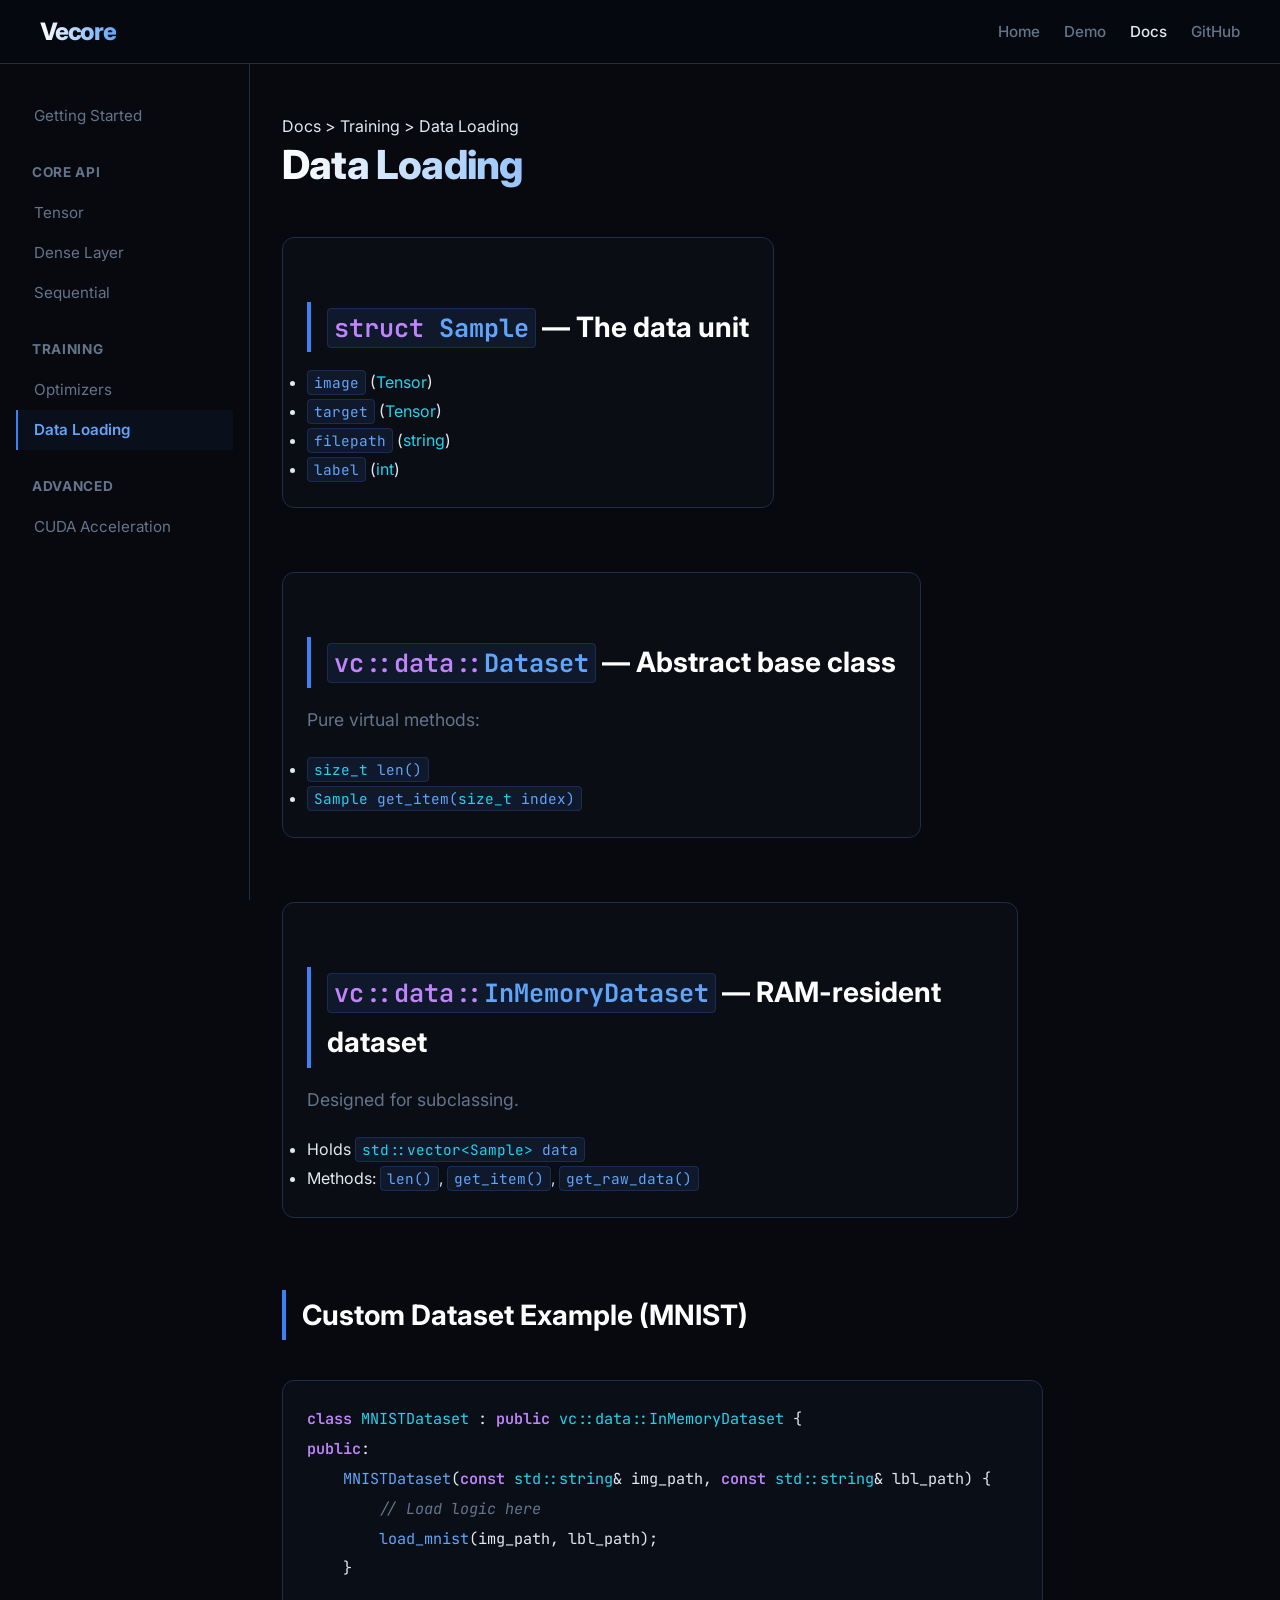
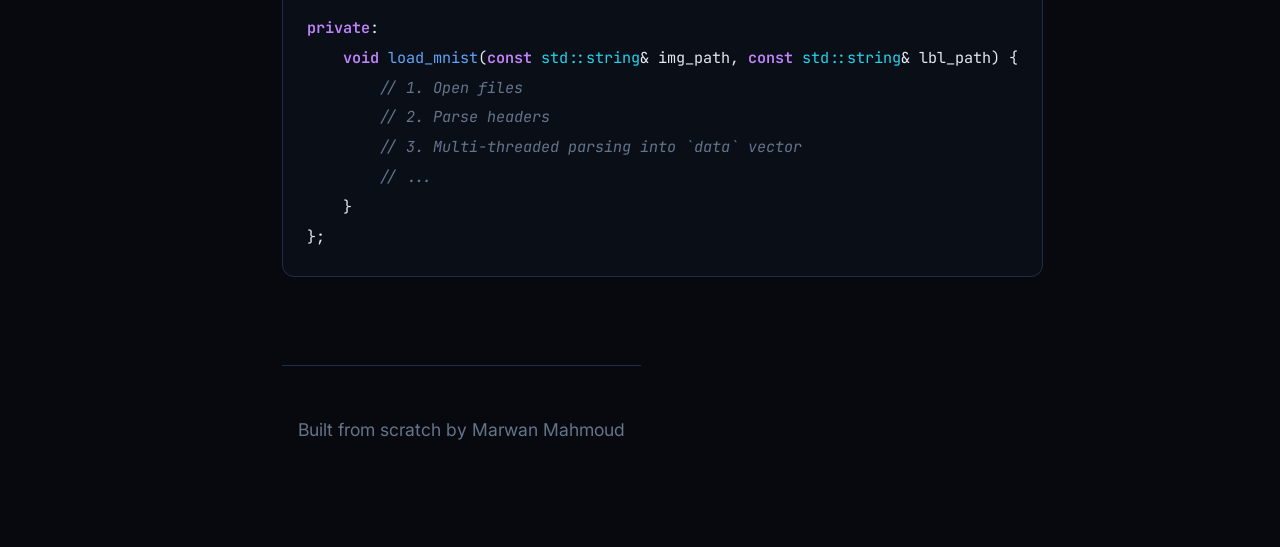
<file: docs/docs/data.html>
<!DOCTYPE html>
<html lang="en">
<head>
    <meta charset="UTF-8">
    <meta name="viewport" content="width=device-width, initial-scale=1.0">
    <title>Data Loading - Vecore Docs</title>
    <link rel="stylesheet" href="../assets/docs.css">
    <link href="https://fonts.googleapis.com/css2?family=Inter:wght@400;500;600&family=JetBrains+Mono:wght@400;500&display=swap" rel="stylesheet">
</head>
<body>
    <nav class="navbar">
    <div class="nav-content">
        <a href="../index.html" class="logo">Vecore</a>
        <div class="nav-links">
            <a href="../index.html">Home</a>
            <a href="../index.html#demo">Demo</a>
            <a href="getting-started.html" class="active">Docs</a>
            <a href="https://github.com/Marwan7042/Vecore" target="_blank">GitHub</a>
        </div>
    </div>
</nav>
    <div class="layout-container">
        <aside class="sidebar">
    <div class="sidebar-section">
        <ul class="sidebar-nav">
            <li><a href="getting-started.html">Getting Started</a></li>
        </ul>
    </div>
    <div class="sidebar-section">
        <div class="sidebar-heading">Core API</div>
        <ul class="sidebar-nav">
            <li><a href="tensor.html">Tensor</a></li>
            <li><a href="nn.html">Dense Layer</a></li>
            <li><a href="sequential.html">Sequential</a></li>
        </ul>
    </div>
    <div class="sidebar-section">
        <div class="sidebar-heading">Training</div>
        <ul class="sidebar-nav">
            <li><a href="optim.html">Optimizers</a></li>
            <li><a href="data.html" class="active">Data Loading</a></li>
        </ul>
    </div>
    <div class="sidebar-section">
        <div class="sidebar-heading">Advanced</div>
        <ul class="sidebar-nav">
            <li><a href="cuda.html">CUDA Acceleration</a></li>
        </ul>
    </div>
</aside>
        <main class="content">

            <div class="breadcrumb">Docs > Training > Data Loading</div>
            <h1>Data Loading</h1>
            
            <div class="api-card">
                <h2><code><span class="kw">struct</span> Sample</code> — The data unit</h2>
                <ul>
                    <li><code>image</code> (<span class="ty">Tensor</span>)</li>
                    <li><code>target</code> (<span class="ty">Tensor</span>)</li>
                    <li><code>filepath</code> (<span class="ty">string</span>)</li>
                    <li><code>label</code> (<span class="ty">int</span>)</li>
                </ul>
            </div>
            
            <div class="api-card">
                <h2><code><span class="kw">vc::data::</span>Dataset</code> — Abstract base class</h2>
                <p>Pure virtual methods:</p>
                <ul>
                    <li><code><span class="ty">size_t</span> <span class="fn">len</span>()</code></li>
                    <li><code><span class="ty">Sample</span> <span class="fn">get_item</span>(<span class="ty">size_t</span> index)</code></li>
                </ul>
            </div>
            
            <div class="api-card">
                <h2><code><span class="kw">vc::data::</span>InMemoryDataset</code> — RAM-resident dataset</h2>
                <p>Designed for subclassing.</p>
                <ul>
                    <li>Holds <code><span class="ty">std::vector&lt;Sample&gt;</span> data</code></li>
                    <li>Methods: <code>len()</code>, <code>get_item()</code>, <code>get_raw_data()</code></li>
                </ul>
            </div>

            <h2>Custom Dataset Example (MNIST)</h2>
            <pre><code><span class="kw">class</span> <span class="ty">MNISTDataset</span> : <span class="kw">public</span> <span class="ty">vc::data::InMemoryDataset</span> {
<span class="kw">public</span>:
    <span class="fn">MNISTDataset</span>(<span class="kw">const</span> <span class="ty">std::string</span>&amp; img_path, <span class="kw">const</span> <span class="ty">std::string</span>&amp; lbl_path) {
        <span class="cm">// Load logic here</span>
        <span class="fn">load_mnist</span>(img_path, lbl_path);
    }
    
<span class="kw">private</span>:
    <span class="kw">void</span> <span class="fn">load_mnist</span>(<span class="kw">const</span> <span class="ty">std::string</span>&amp; img_path, <span class="kw">const</span> <span class="ty">std::string</span>&amp; lbl_path) {
        <span class="cm">// 1. Open files</span>
        <span class="cm">// 2. Parse headers</span>
        <span class="cm">// 3. Multi-threaded parsing into `data` vector</span>
        <span class="cm">// ...</span>
    }
};</code></pre>

            <footer class="footer">
                <p>Built from scratch by Marwan Mahmoud</p>
            </footer>
        
        </main>
    </div>
</body>
</html>
</file>
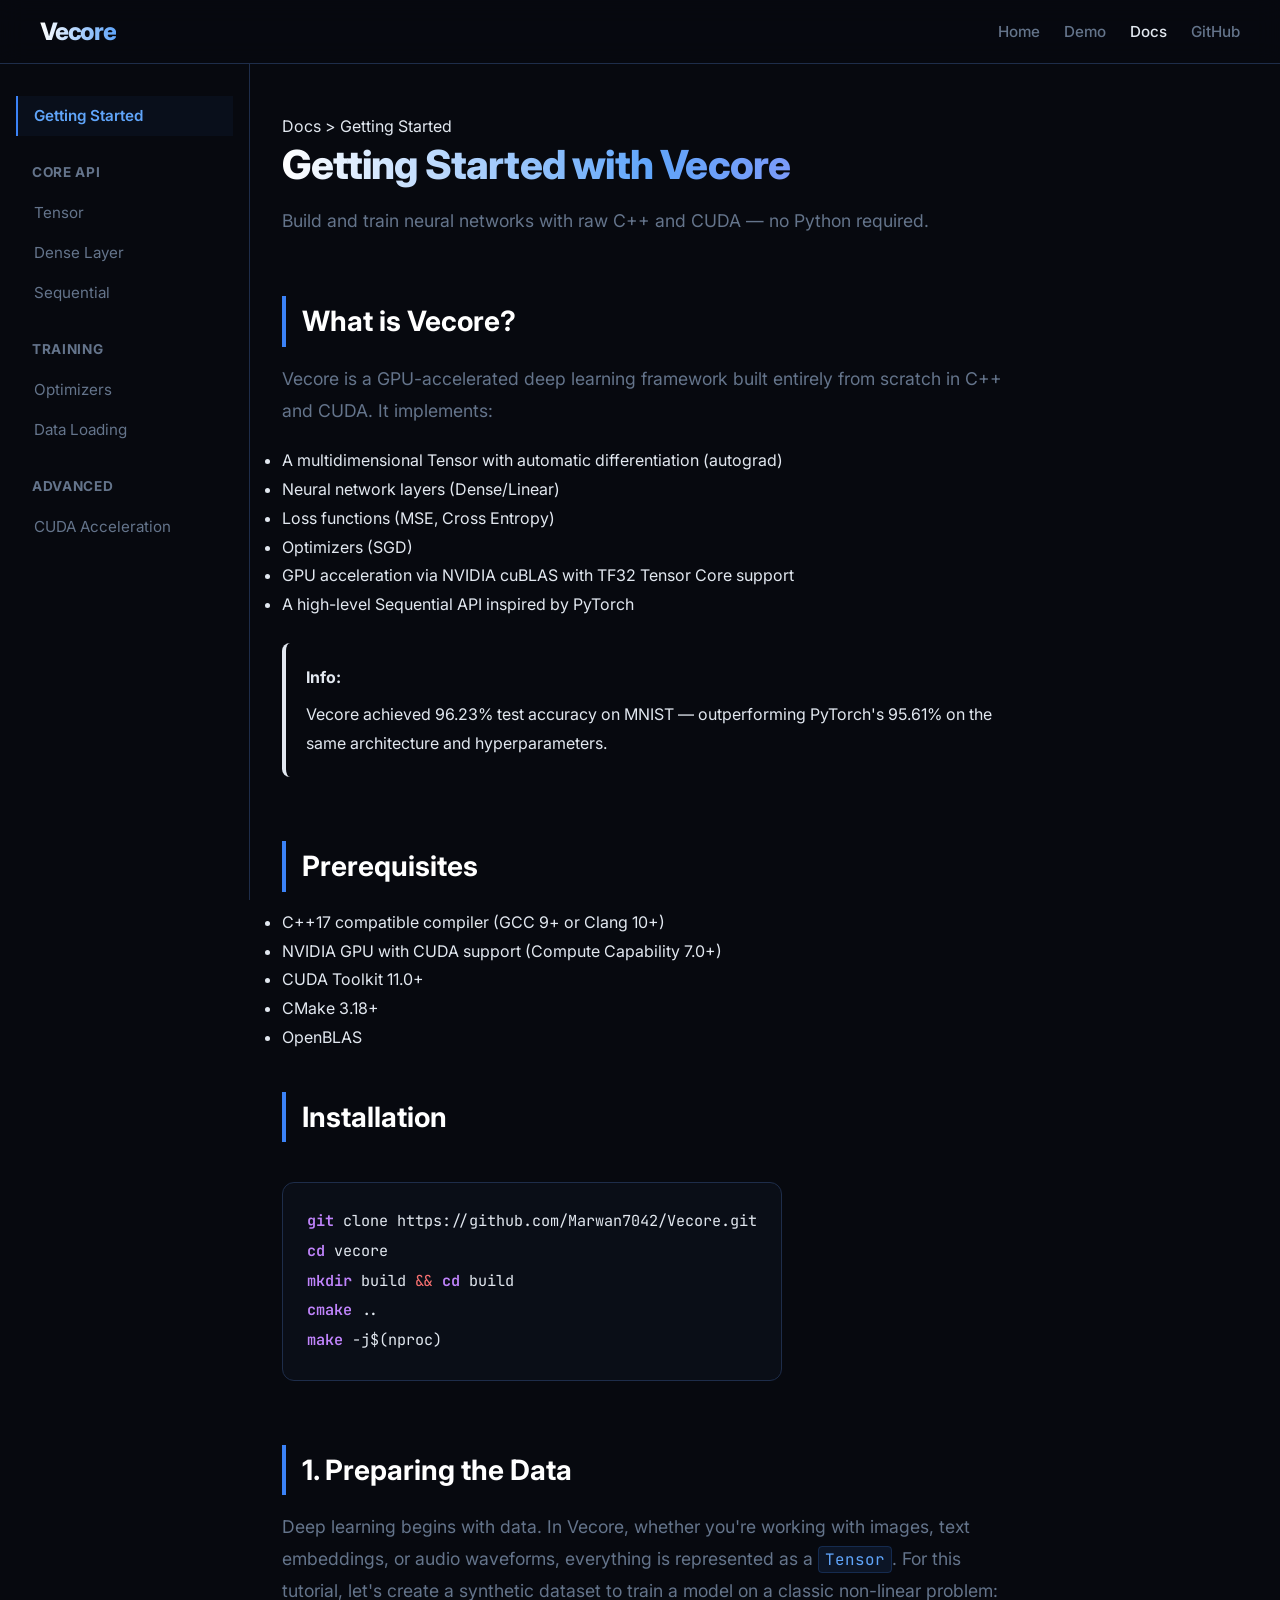
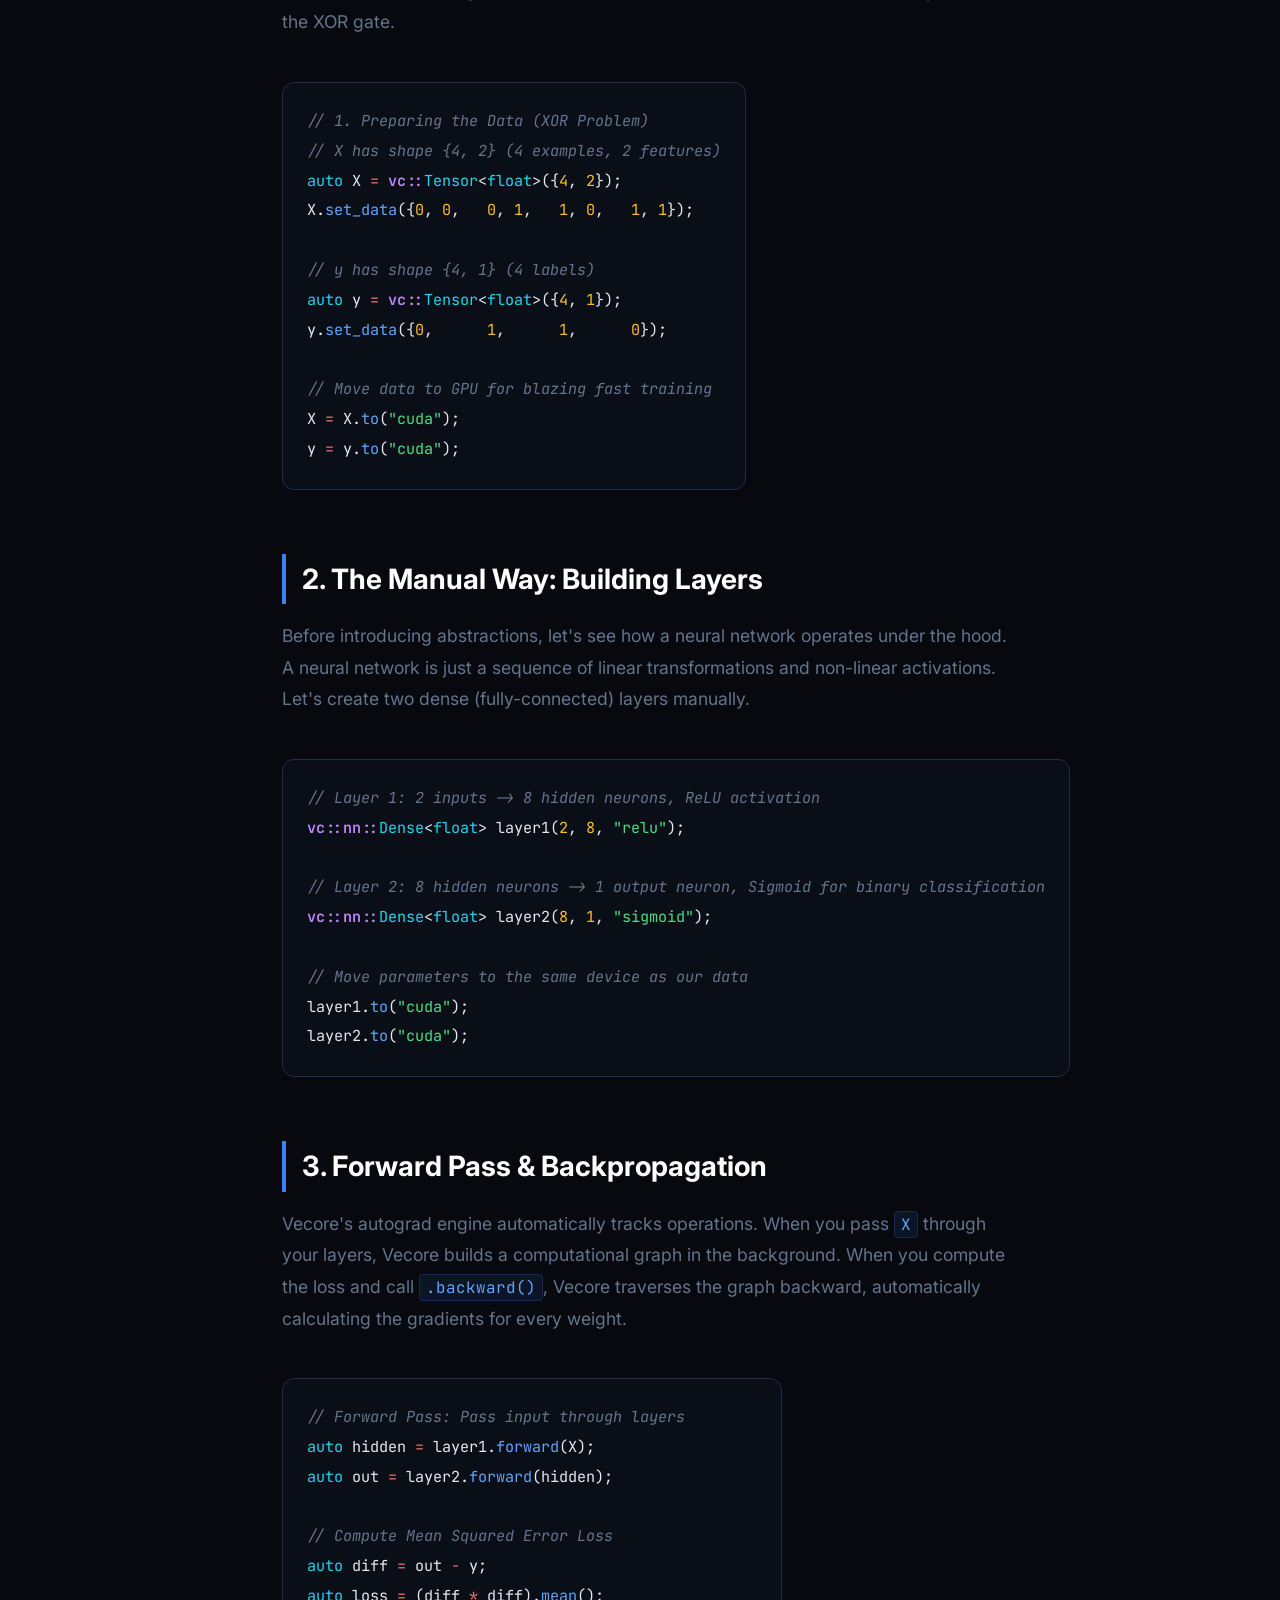
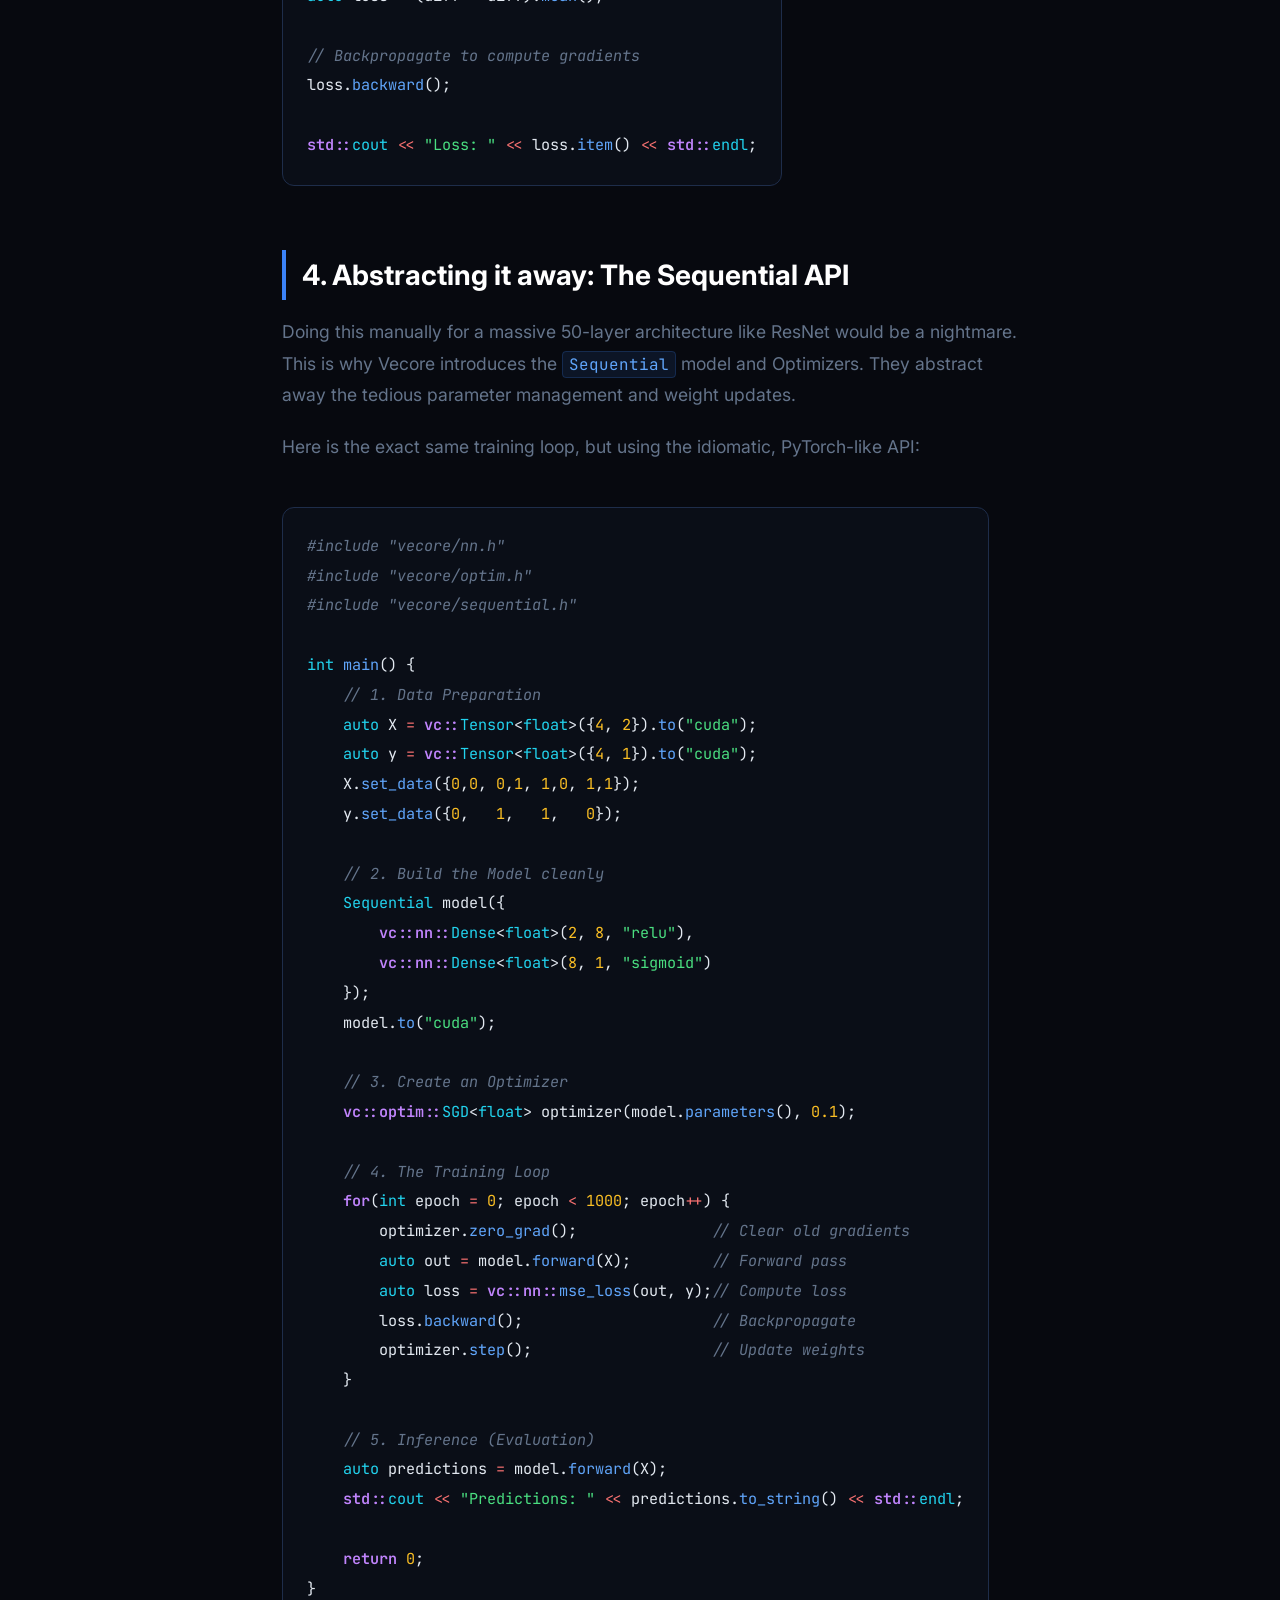
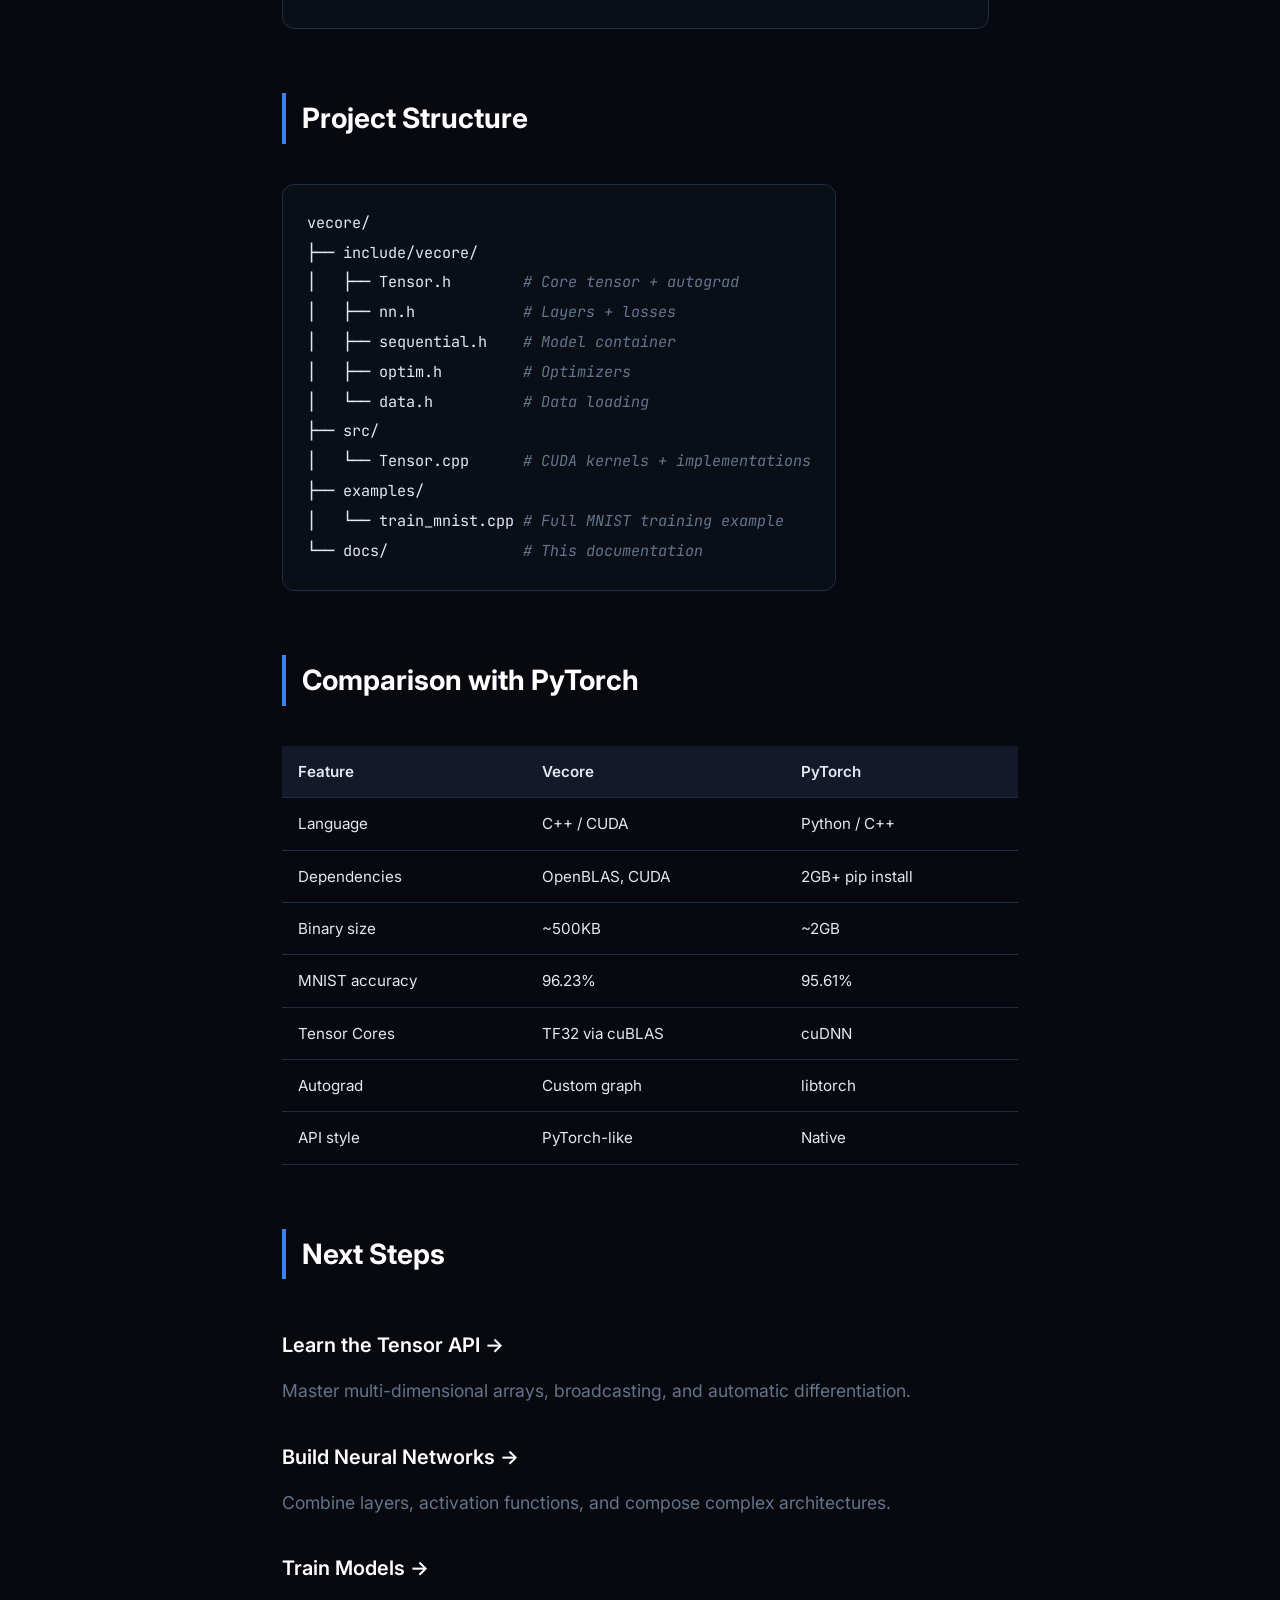
<file: docs/docs/getting-started.html>
<!DOCTYPE html>
<html lang="en">
<head>
    <meta charset="UTF-8">
    <meta name="viewport" content="width=device-width, initial-scale=1.0">
    <title>Getting Started - Vecore Docs</title>
    <link rel="stylesheet" href="../assets/docs.css">
    <link rel="preconnect" href="https://fonts.googleapis.com">
    <link rel="preconnect" href="https://fonts.gstatic.com" crossorigin>
    <link href="https://fonts.googleapis.com/css2?family=Inter:wght@400;500;600;700&family=JetBrains+Mono:wght@400;500&display=swap" rel="stylesheet">
</head>
<body>
    <nav class="navbar">
    <div class="nav-content">
        <a href="../index.html" class="logo">Vecore</a>
        <div class="nav-links">
            <a href="../index.html">Home</a>
            <a href="../index.html#demo">Demo</a>
            <a href="getting-started.html" class="active" class="active">Docs</a>
            <a href="https://github.com/Marwan7042/Vecore" target="_blank">GitHub</a>
        </div>
    </div>
</nav>
    <div class="layout-container">
        <aside class="sidebar">
    <div class="sidebar-section">
        <ul class="sidebar-nav">
            <li><a href="getting-started.html" class="active">Getting Started</a></li>
        </ul>
    </div>
    <div class="sidebar-section">
        <div class="sidebar-heading">Core API</div>
        <ul class="sidebar-nav">
            <li><a href="tensor.html">Tensor</a></li>
            <li><a href="nn.html">Dense Layer</a></li>
            <li><a href="sequential.html">Sequential</a></li>
        </ul>
    </div>
    <div class="sidebar-section">
        <div class="sidebar-heading">Training</div>
        <ul class="sidebar-nav">
            <li><a href="optim.html">Optimizers</a></li>
            <li><a href="data.html">Data Loading</a></li>
        </ul>
    </div>
    <div class="sidebar-section">
        <div class="sidebar-heading">Advanced</div>
        <ul class="sidebar-nav">
            <li><a href="cuda.html">CUDA Acceleration</a></li>
        </ul>
    </div>
</aside>
        <main class="content">

            <div class="breadcrumb">Docs &gt; Getting Started</div>
            
            <h1>Getting Started with Vecore</h1>
            <p class="subtitle">Build and train neural networks with raw C++ and CUDA — no Python required.</p>

            <h2>What is Vecore?</h2>
            <p>Vecore is a GPU-accelerated deep learning framework built entirely from scratch in C++ and CUDA. It implements:</p>
            <ul>
                <li>A multidimensional Tensor with automatic differentiation (autograd)</li>
                <li>Neural network layers (Dense/Linear)</li>
                <li>Loss functions (MSE, Cross Entropy)</li>
                <li>Optimizers (SGD)</li>
                <li>GPU acceleration via NVIDIA cuBLAS with TF32 Tensor Core support</li>
                <li>A high-level Sequential API inspired by PyTorch</li>
            </ul>

            <div class="callout info">
                <strong>Info:</strong> Vecore achieved 96.23% test accuracy on MNIST — outperforming PyTorch's 95.61% on the same architecture and hyperparameters.
            </div>

            <h2>Prerequisites</h2>
            <ul>
                <li>C++17 compatible compiler (GCC 9+ or Clang 10+)</li>
                <li>NVIDIA GPU with CUDA support (Compute Capability 7.0+)</li>
                <li>CUDA Toolkit 11.0+</li>
                <li>CMake 3.18+</li>
                <li>OpenBLAS</li>
            </ul>

            <h2>Installation</h2>
            <div class="code-block">
<pre><code><span class="kw">git</span> clone https://github.com/Marwan7042/Vecore.git
<span class="kw">cd</span> vecore
<span class="kw">mkdir</span> build <span class="op">&amp;&amp;</span> <span class="kw">cd</span> build
<span class="kw">cmake</span> ..
<span class="kw">make</span> -j$(nproc)</code></pre>
            </div>

            <h2>1. Preparing the Data</h2>
            <p>Deep learning begins with data. In Vecore, whether you're working with images, text embeddings, or audio waveforms, everything is represented as a <code>Tensor</code>. For this tutorial, let's create a synthetic dataset to train a model on a classic non-linear problem: the XOR gate.</p>
            <div class="code-block">
<pre><code><span class="cm">// 1. Preparing the Data (XOR Problem)</span>
<span class="cm">// X has shape {4, 2} (4 examples, 2 features)</span>
<span class="ty">auto</span> X <span class="op">=</span> <span class="kw">vc::</span><span class="ty">Tensor</span>&lt;<span class="ty">float</span>&gt;({<span class="nu">4</span>, <span class="nu">2</span>});
X.<span class="fn">set_data</span>({<span class="nu">0</span>, <span class="nu">0</span>,   <span class="nu">0</span>, <span class="nu">1</span>,   <span class="nu">1</span>, <span class="nu">0</span>,   <span class="nu">1</span>, <span class="nu">1</span>});

<span class="cm">// y has shape {4, 1} (4 labels)</span>
<span class="ty">auto</span> y <span class="op">=</span> <span class="kw">vc::</span><span class="ty">Tensor</span>&lt;<span class="ty">float</span>&gt;({<span class="nu">4</span>, <span class="nu">1</span>});
y.<span class="fn">set_data</span>({<span class="nu">0</span>,      <span class="nu">1</span>,      <span class="nu">1</span>,      <span class="nu">0</span>});

<span class="cm">// Move data to GPU for blazing fast training</span>
X <span class="op">=</span> X.<span class="fn">to</span>(<span class="st">"cuda"</span>);
y <span class="op">=</span> y.<span class="fn">to</span>(<span class="st">"cuda"</span>);</code></pre>
            </div>

            <h2>2. The Manual Way: Building Layers</h2>
            <p>Before introducing abstractions, let's see how a neural network operates under the hood. A neural network is just a sequence of linear transformations and non-linear activations. Let's create two dense (fully-connected) layers manually.</p>
            <div class="code-block">
<pre><code><span class="cm">// Layer 1: 2 inputs -> 8 hidden neurons, ReLU activation</span>
<span class="kw">vc::nn::</span><span class="ty">Dense</span>&lt;<span class="ty">float</span>&gt; layer1(<span class="nu">2</span>, <span class="nu">8</span>, <span class="st">"relu"</span>);

<span class="cm">// Layer 2: 8 hidden neurons -> 1 output neuron, Sigmoid for binary classification</span>
<span class="kw">vc::nn::</span><span class="ty">Dense</span>&lt;<span class="ty">float</span>&gt; layer2(<span class="nu">8</span>, <span class="nu">1</span>, <span class="st">"sigmoid"</span>);

<span class="cm">// Move parameters to the same device as our data</span>
layer1.<span class="fn">to</span>(<span class="st">"cuda"</span>);
layer2.<span class="fn">to</span>(<span class="st">"cuda"</span>);</code></pre>
            </div>

            <h2>3. Forward Pass & Backpropagation</h2>
            <p>Vecore's autograd engine automatically tracks operations. When you pass <code>X</code> through your layers, Vecore builds a computational graph in the background. When you compute the loss and call <code>.backward()</code>, Vecore traverses the graph backward, automatically calculating the gradients for every weight.</p>
            <div class="code-block">
<pre><code><span class="cm">// Forward Pass: Pass input through layers</span>
<span class="ty">auto</span> hidden <span class="op">=</span> layer1.<span class="fn">forward</span>(X);
<span class="ty">auto</span> out <span class="op">=</span> layer2.<span class="fn">forward</span>(hidden);

<span class="cm">// Compute Mean Squared Error Loss</span>
<span class="ty">auto</span> diff <span class="op">=</span> out <span class="op">-</span> y;
<span class="ty">auto</span> loss <span class="op">=</span> (diff <span class="op">*</span> diff).<span class="fn">mean</span>();

<span class="cm">// Backpropagate to compute gradients</span>
loss.<span class="fn">backward</span>();

<span class="kw">std::</span><span class="ty">cout</span> <span class="op">&lt;&lt;</span> <span class="st">"Loss: "</span> <span class="op">&lt;&lt;</span> loss.<span class="fn">item</span>() <span class="op">&lt;&lt;</span> <span class="kw">std::</span><span class="ty">endl</span>;</code></pre>
            </div>

            <h2>4. Abstracting it away: The Sequential API</h2>
            <p>Doing this manually for a massive 50-layer architecture like ResNet would be a nightmare. This is why Vecore introduces the <code>Sequential</code> model and Optimizers. They abstract away the tedious parameter management and weight updates.</p>
            <p>Here is the exact same training loop, but using the idiomatic, PyTorch-like API:</p>
            <div class="code-block">
<pre><code><span class="cm">#include "vecore/nn.h"</span>
<span class="cm">#include "vecore/optim.h"</span>
<span class="cm">#include "vecore/sequential.h"</span>

<span class="ty">int</span> <span class="fn">main</span>() {
    <span class="cm">// 1. Data Preparation</span>
    <span class="ty">auto</span> X <span class="op">=</span> <span class="kw">vc::</span><span class="ty">Tensor</span>&lt;<span class="ty">float</span>&gt;({<span class="nu">4</span>, <span class="nu">2</span>}).<span class="fn">to</span>(<span class="st">"cuda"</span>);
    <span class="ty">auto</span> y <span class="op">=</span> <span class="kw">vc::</span><span class="ty">Tensor</span>&lt;<span class="ty">float</span>&gt;({<span class="nu">4</span>, <span class="nu">1</span>}).<span class="fn">to</span>(<span class="st">"cuda"</span>);
    X.<span class="fn">set_data</span>({<span class="nu">0</span>,<span class="nu">0</span>, <span class="nu">0</span>,<span class="nu">1</span>, <span class="nu">1</span>,<span class="nu">0</span>, <span class="nu">1</span>,<span class="nu">1</span>});
    y.<span class="fn">set_data</span>({<span class="nu">0</span>,   <span class="nu">1</span>,   <span class="nu">1</span>,   <span class="nu">0</span>});

    <span class="cm">// 2. Build the Model cleanly</span>
    <span class="ty">Sequential</span> model({
        <span class="kw">vc::nn::</span><span class="ty">Dense</span>&lt;<span class="ty">float</span>&gt;(<span class="nu">2</span>, <span class="nu">8</span>, <span class="st">"relu"</span>),
        <span class="kw">vc::nn::</span><span class="ty">Dense</span>&lt;<span class="ty">float</span>&gt;(<span class="nu">8</span>, <span class="nu">1</span>, <span class="st">"sigmoid"</span>)
    });
    model.<span class="fn">to</span>(<span class="st">"cuda"</span>);
    
    <span class="cm">// 3. Create an Optimizer</span>
    <span class="kw">vc::optim::</span><span class="ty">SGD</span>&lt;<span class="ty">float</span>&gt; optimizer(model.<span class="fn">parameters</span>(), <span class="nu">0.1</span>);
    
    <span class="cm">// 4. The Training Loop</span>
    <span class="kw">for</span>(<span class="ty">int</span> epoch <span class="op">=</span> <span class="nu">0</span>; epoch <span class="op">&lt;</span> <span class="nu">1000</span>; epoch<span class="op">++</span>) {
        optimizer.<span class="fn">zero_grad</span>();               <span class="cm">// Clear old gradients</span>
        <span class="ty">auto</span> out <span class="op">=</span> model.<span class="fn">forward</span>(X);         <span class="cm">// Forward pass</span>
        <span class="ty">auto</span> loss <span class="op">=</span> <span class="kw">vc::nn::</span><span class="fn">mse_loss</span>(out, y);<span class="cm">// Compute loss</span>
        loss.<span class="fn">backward</span>();                     <span class="cm">// Backpropagate</span>
        optimizer.<span class="fn">step</span>();                    <span class="cm">// Update weights</span>
    }
    
    <span class="cm">// 5. Inference (Evaluation)</span>
    <span class="ty">auto</span> predictions <span class="op">=</span> model.<span class="fn">forward</span>(X);
    <span class="kw">std::</span><span class="ty">cout</span> <span class="op">&lt;&lt;</span> <span class="st">"Predictions: "</span> <span class="op">&lt;&lt;</span> predictions.<span class="fn">to_string</span>() <span class="op">&lt;&lt;</span> <span class="kw">std::</span><span class="ty">endl</span>;
    
    <span class="kw">return</span> <span class="nu">0</span>;
}</code></pre>
            </div>

            <h2>Project Structure</h2>
            <div class="code-block">
<pre><code>vecore/
├── include/vecore/
│   ├── Tensor.h        <span class="cm"># Core tensor + autograd</span>
│   ├── nn.h            <span class="cm"># Layers + losses</span>
│   ├── sequential.h    <span class="cm"># Model container</span>
│   ├── optim.h         <span class="cm"># Optimizers</span>
│   └── data.h          <span class="cm"># Data loading</span>
├── src/
│   └── Tensor.cpp      <span class="cm"># CUDA kernels + implementations</span>
├── examples/
│   └── train_mnist.cpp <span class="cm"># Full MNIST training example</span>
└── docs/               <span class="cm"># This documentation</span></code></pre>
            </div>

            <h2>Comparison with PyTorch</h2>
            <table class="data-table">
                <thead>
                    <tr>
                        <th>Feature</th>
                        <th>Vecore</th>
                        <th>PyTorch</th>
                    </tr>
                </thead>
                <tbody>
                    <tr>
                        <td>Language</td>
                        <td>C++ / CUDA</td>
                        <td>Python / C++</td>
                    </tr>
                    <tr>
                        <td>Dependencies</td>
                        <td>OpenBLAS, CUDA</td>
                        <td>2GB+ pip install</td>
                    </tr>
                    <tr>
                        <td>Binary size</td>
                        <td>~500KB</td>
                        <td>~2GB</td>
                    </tr>
                    <tr>
                        <td>MNIST accuracy</td>
                        <td>96.23%</td>
                        <td>95.61%</td>
                    </tr>
                    <tr>
                        <td>Tensor Cores</td>
                        <td>TF32 via cuBLAS</td>
                        <td>cuDNN</td>
                    </tr>
                    <tr>
                        <td>Autograd</td>
                        <td>Custom graph</td>
                        <td>libtorch</td>
                    </tr>
                    <tr>
                        <td>API style</td>
                        <td>PyTorch-like</td>
                        <td>Native</td>
                    </tr>
                </tbody>
            </table>

            <h2>Next Steps</h2>
            <div class="card-grid">
                <a href="tensor.html" class="card">
                    <h3>Learn the Tensor API &rarr;</h3>
                    <p>Master multi-dimensional arrays, broadcasting, and automatic differentiation.</p>
                </a>
                <a href="nn.html" class="card">
                    <h3>Build Neural Networks &rarr;</h3>
                    <p>Combine layers, activation functions, and compose complex architectures.</p>
                </a>
                <a href="sequential.html" class="card">
                    <h3>Train Models &rarr;</h3>
                    <p>Learn how to loop over data, compute loss, backpropagate, and step optimizers.</p>
                </a>
            </div>
        
        </main>
    </div>
</body>
</html>
</file>
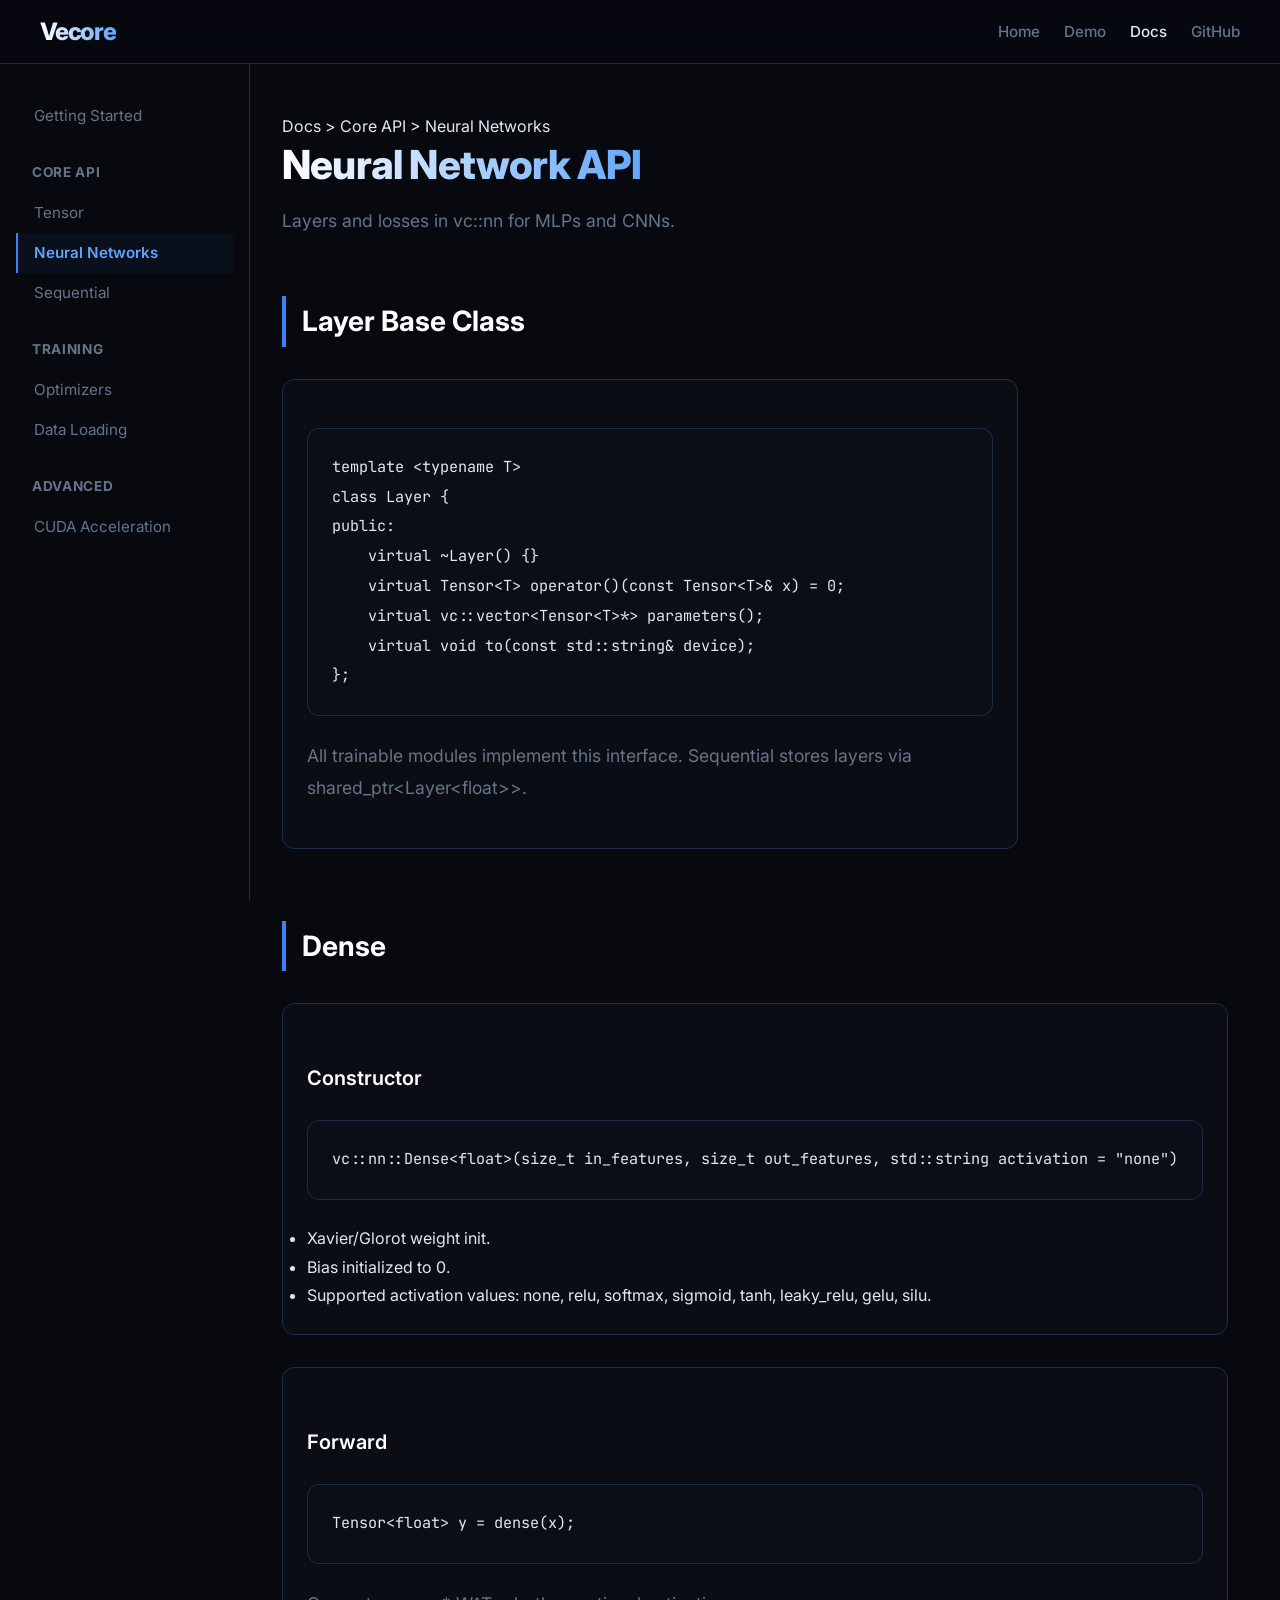
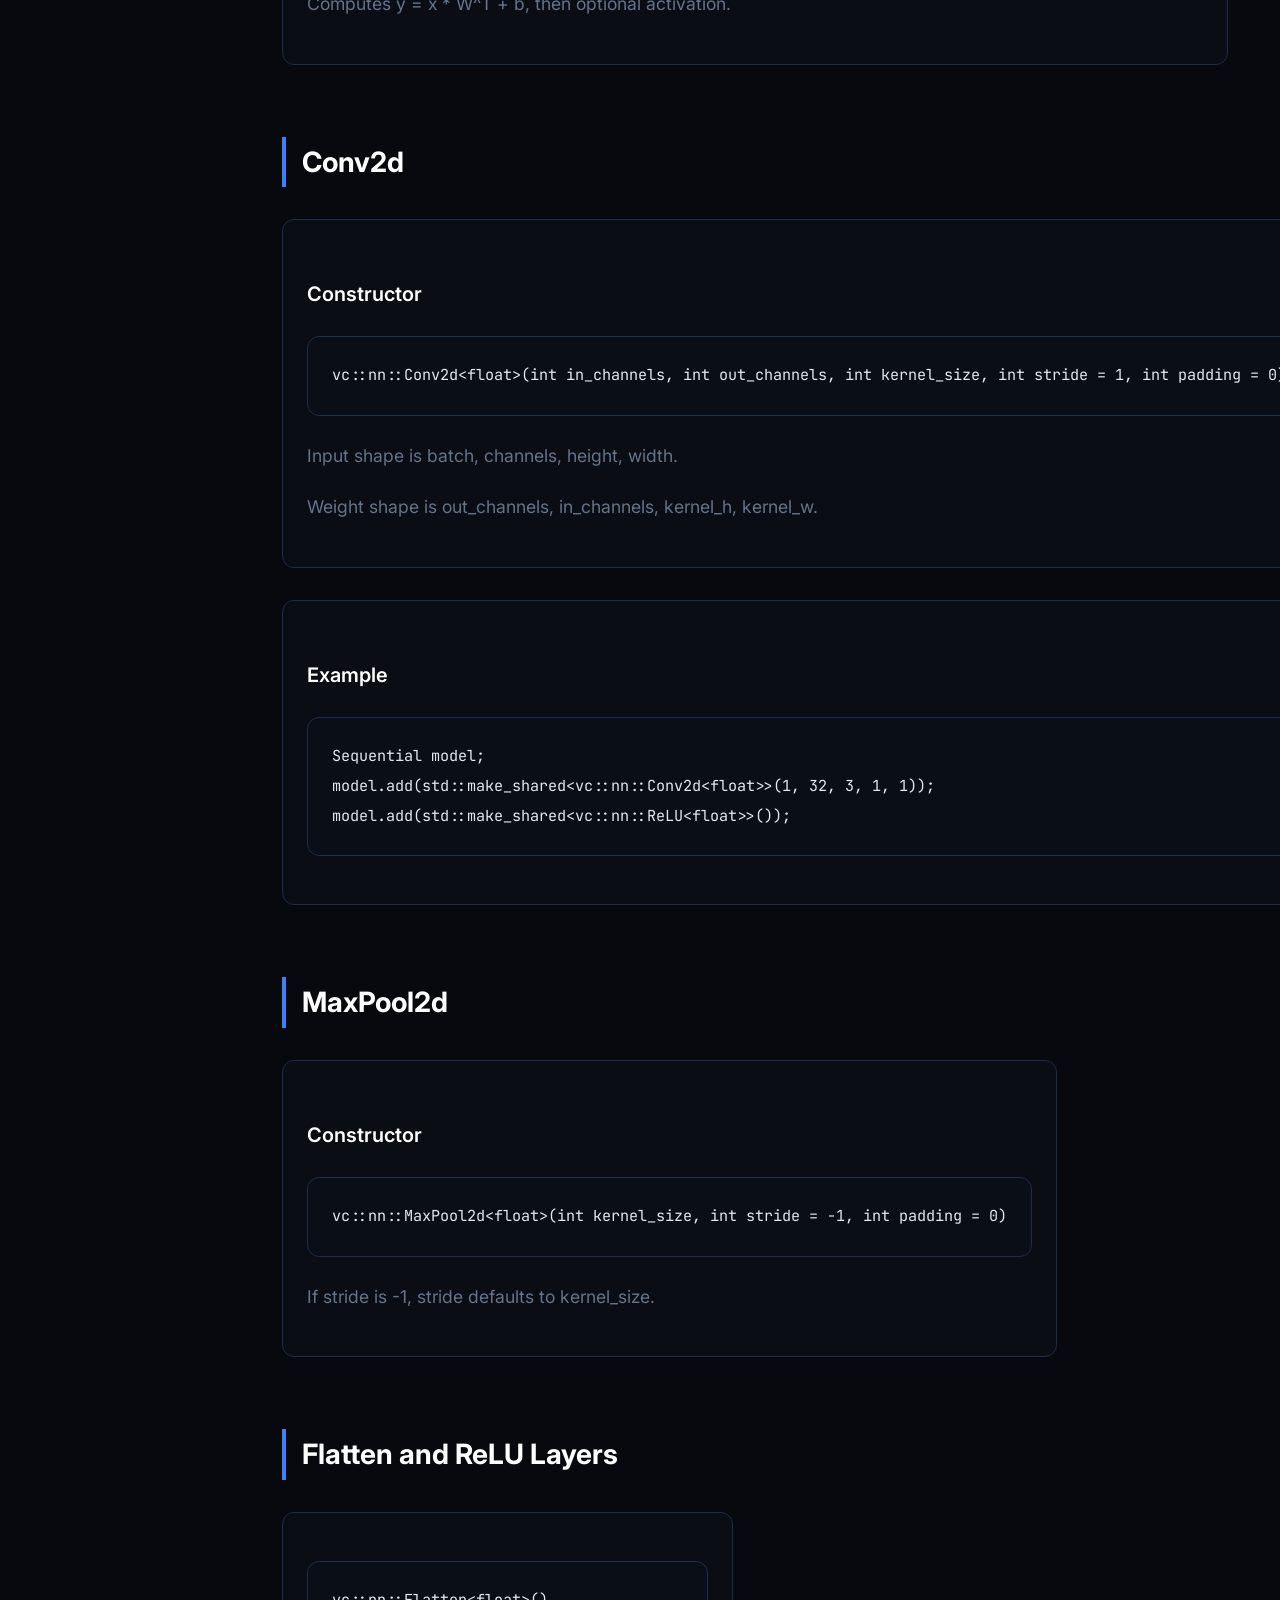
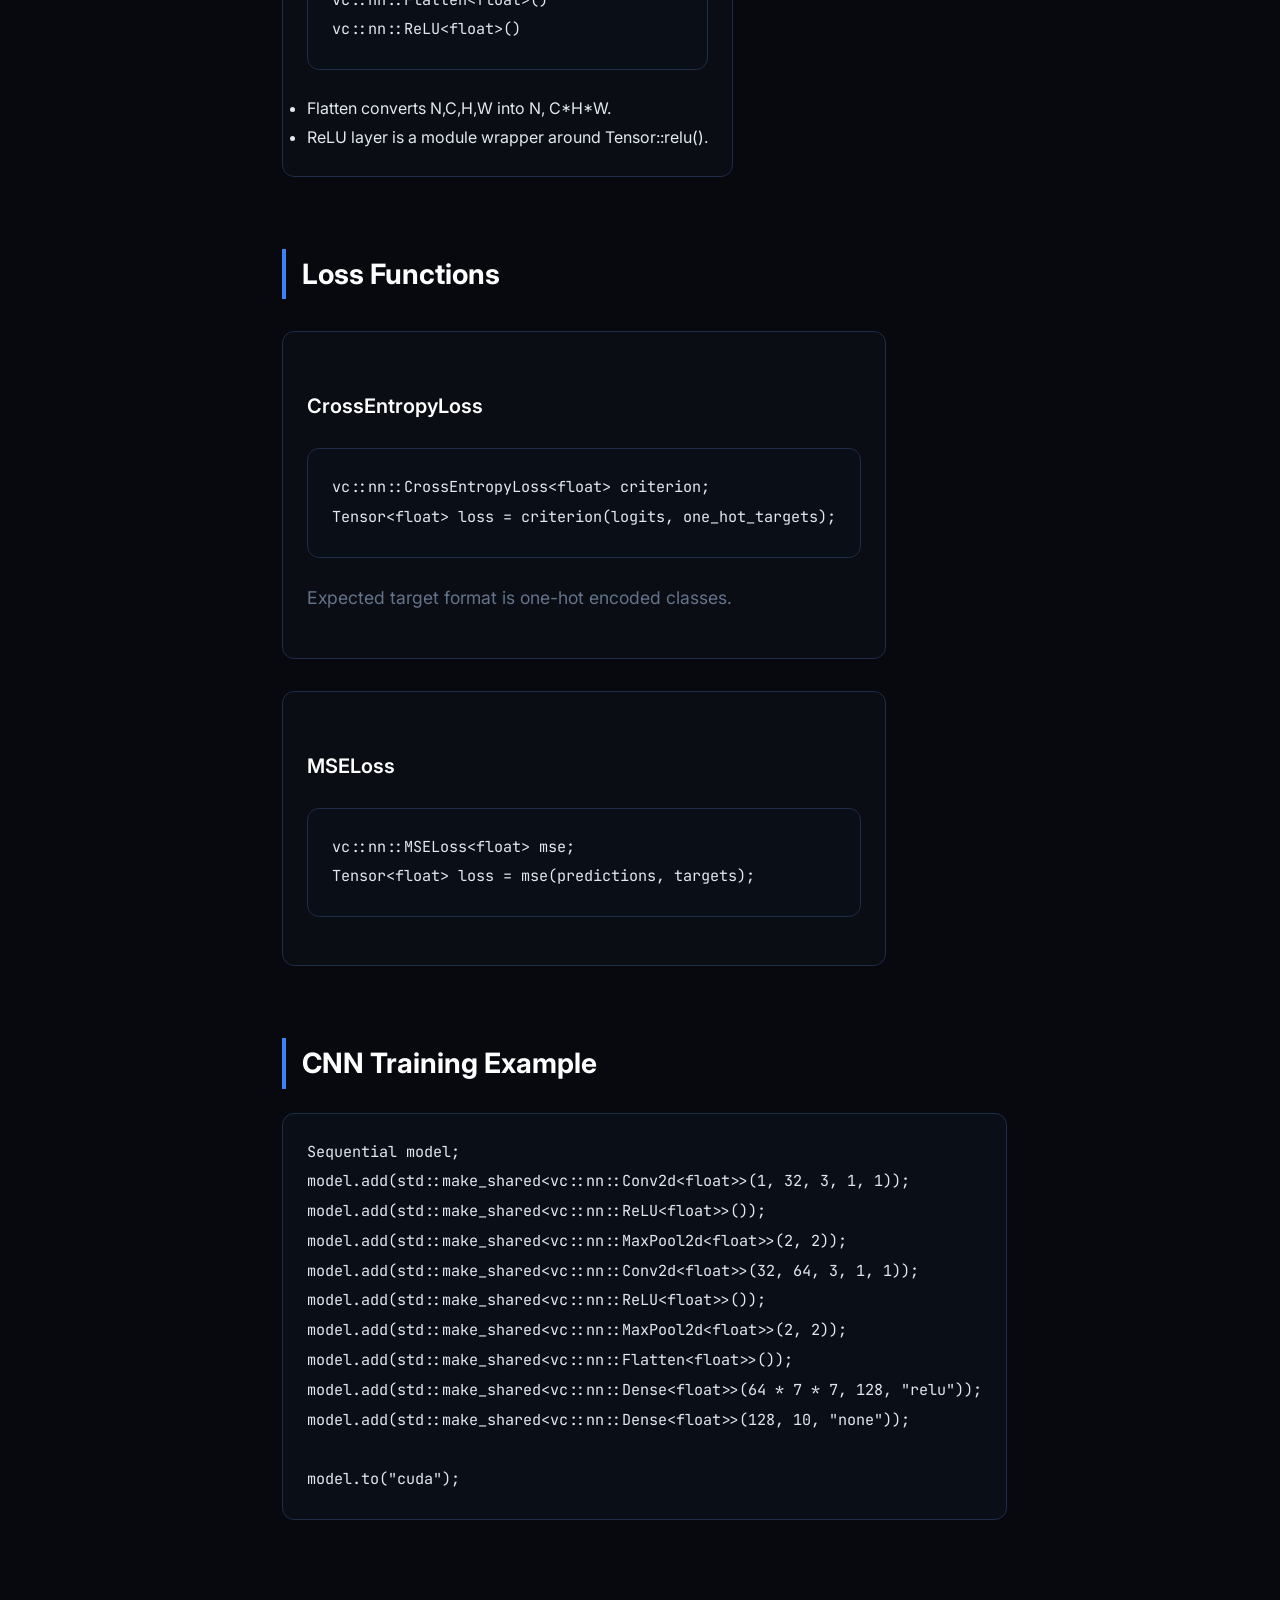
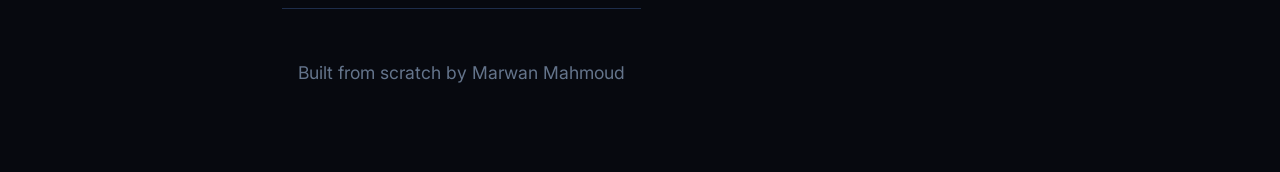
<file: docs/docs/nn.html>
<!DOCTYPE html>
<html lang="en">
<head>
    <meta charset="UTF-8">
    <meta name="viewport" content="width=device-width, initial-scale=1.0">
    <title>Neural Networks - Vecore Docs</title>
    <link rel="stylesheet" href="../assets/docs.css">
    <link href="https://fonts.googleapis.com/css2?family=Inter:wght@400;500;600&family=JetBrains+Mono:wght@400;500&display=swap" rel="stylesheet">
</head>
<body>
    <nav class="navbar">
        <div class="nav-content">
            <a href="../index.html" class="logo">Vecore</a>
            <div class="nav-links">
                <a href="../index.html">Home</a>
                <a href="../index.html#demo">Demo</a>
                <a href="getting-started.html" class="active">Docs</a>
                <a href="https://github.com/Marwan7042/Vecore" target="_blank">GitHub</a>
            </div>
        </div>
    </nav>

    <div class="layout-container">
        <aside class="sidebar">
            <div class="sidebar-section">
                <ul class="sidebar-nav">
                    <li><a href="getting-started.html">Getting Started</a></li>
                </ul>
            </div>
            <div class="sidebar-section">
                <div class="sidebar-heading">Core API</div>
                <ul class="sidebar-nav">
                    <li><a href="tensor.html">Tensor</a></li>
                    <li><a href="nn.html" class="active">Neural Networks</a></li>
                    <li><a href="sequential.html">Sequential</a></li>
                </ul>
            </div>
            <div class="sidebar-section">
                <div class="sidebar-heading">Training</div>
                <ul class="sidebar-nav">
                    <li><a href="optim.html">Optimizers</a></li>
                    <li><a href="data.html">Data Loading</a></li>
                </ul>
            </div>
            <div class="sidebar-section">
                <div class="sidebar-heading">Advanced</div>
                <ul class="sidebar-nav">
                    <li><a href="cuda.html">CUDA Acceleration</a></li>
                </ul>
            </div>
        </aside>

        <main class="content">
            <div class="breadcrumb">Docs > Core API > Neural Networks</div>
            <h1>Neural Network API</h1>
            <p class="subtitle">Layers and losses in vc::nn for MLPs and CNNs.</p>

            <section class="content-section">
                <h2>Layer Base Class</h2>
                <div class="api-card">
                    <pre><code>template &lt;typename T&gt;
class Layer {
public:
    virtual ~Layer() {}
    virtual Tensor&lt;T&gt; operator()(const Tensor&lt;T&gt;&amp; x) = 0;
    virtual vc::vector&lt;Tensor&lt;T&gt;*&gt; parameters();
    virtual void to(const std::string&amp; device);
};</code></pre>
                    <p>All trainable modules implement this interface. Sequential stores layers via shared_ptr&lt;Layer&lt;float&gt;&gt;.</p>
                </div>
            </section>

            <section class="content-section">
                <h2>Dense</h2>
                <div class="api-card">
                    <h3>Constructor</h3>
                    <pre><code>vc::nn::Dense&lt;float&gt;(size_t in_features, size_t out_features, std::string activation = "none")</code></pre>
                    <ul>
                        <li>Xavier/Glorot weight init.</li>
                        <li>Bias initialized to 0.</li>
                        <li>Supported activation values: none, relu, softmax, sigmoid, tanh, leaky_relu, gelu, silu.</li>
                    </ul>
                </div>
                <div class="api-card">
                    <h3>Forward</h3>
                    <pre><code>Tensor&lt;float&gt; y = dense(x);</code></pre>
                    <p>Computes y = x * W^T + b, then optional activation.</p>
                </div>
            </section>

            <section class="content-section">
                <h2>Conv2d</h2>
                <div class="api-card">
                    <h3>Constructor</h3>
                    <pre><code>vc::nn::Conv2d&lt;float&gt;(int in_channels, int out_channels, int kernel_size, int stride = 1, int padding = 0)</code></pre>
                    <p>Input shape is batch, channels, height, width.</p>
                    <p>Weight shape is out_channels, in_channels, kernel_h, kernel_w.</p>
                </div>
                <div class="api-card">
                    <h3>Example</h3>
                    <pre><code>Sequential model;
model.add(std::make_shared&lt;vc::nn::Conv2d&lt;float&gt;&gt;(1, 32, 3, 1, 1));
model.add(std::make_shared&lt;vc::nn::ReLU&lt;float&gt;&gt;());</code></pre>
                </div>
            </section>

            <section class="content-section">
                <h2>MaxPool2d</h2>
                <div class="api-card">
                    <h3>Constructor</h3>
                    <pre><code>vc::nn::MaxPool2d&lt;float&gt;(int kernel_size, int stride = -1, int padding = 0)</code></pre>
                    <p>If stride is -1, stride defaults to kernel_size.</p>
                </div>
            </section>

            <section class="content-section">
                <h2>Flatten and ReLU Layers</h2>
                <div class="api-card">
                    <pre><code>vc::nn::Flatten&lt;float&gt;()
vc::nn::ReLU&lt;float&gt;()</code></pre>
                    <ul>
                        <li>Flatten converts N,C,H,W into N, C*H*W.</li>
                        <li>ReLU layer is a module wrapper around Tensor::relu().</li>
                    </ul>
                </div>
            </section>

            <section class="content-section">
                <h2>Loss Functions</h2>
                <div class="api-card">
                    <h3>CrossEntropyLoss</h3>
                    <pre><code>vc::nn::CrossEntropyLoss&lt;float&gt; criterion;
Tensor&lt;float&gt; loss = criterion(logits, one_hot_targets);</code></pre>
                    <p>Expected target format is one-hot encoded classes.</p>
                </div>
                <div class="api-card">
                    <h3>MSELoss</h3>
                    <pre><code>vc::nn::MSELoss&lt;float&gt; mse;
Tensor&lt;float&gt; loss = mse(predictions, targets);</code></pre>
                </div>
            </section>

            <section class="content-section">
                <h2>CNN Training Example</h2>
                <div class="code-block">
                    <pre><code>Sequential model;
model.add(std::make_shared&lt;vc::nn::Conv2d&lt;float&gt;&gt;(1, 32, 3, 1, 1));
model.add(std::make_shared&lt;vc::nn::ReLU&lt;float&gt;&gt;());
model.add(std::make_shared&lt;vc::nn::MaxPool2d&lt;float&gt;&gt;(2, 2));
model.add(std::make_shared&lt;vc::nn::Conv2d&lt;float&gt;&gt;(32, 64, 3, 1, 1));
model.add(std::make_shared&lt;vc::nn::ReLU&lt;float&gt;&gt;());
model.add(std::make_shared&lt;vc::nn::MaxPool2d&lt;float&gt;&gt;(2, 2));
model.add(std::make_shared&lt;vc::nn::Flatten&lt;float&gt;&gt;());
model.add(std::make_shared&lt;vc::nn::Dense&lt;float&gt;&gt;(64 * 7 * 7, 128, "relu"));
model.add(std::make_shared&lt;vc::nn::Dense&lt;float&gt;&gt;(128, 10, "none"));

model.to("cuda");</code></pre>
                </div>
            </section>

            <footer class="footer">
                <p>Built from scratch by Marwan Mahmoud</p>
            </footer>
        </main>
    </div>
</body>
</html>
</file>
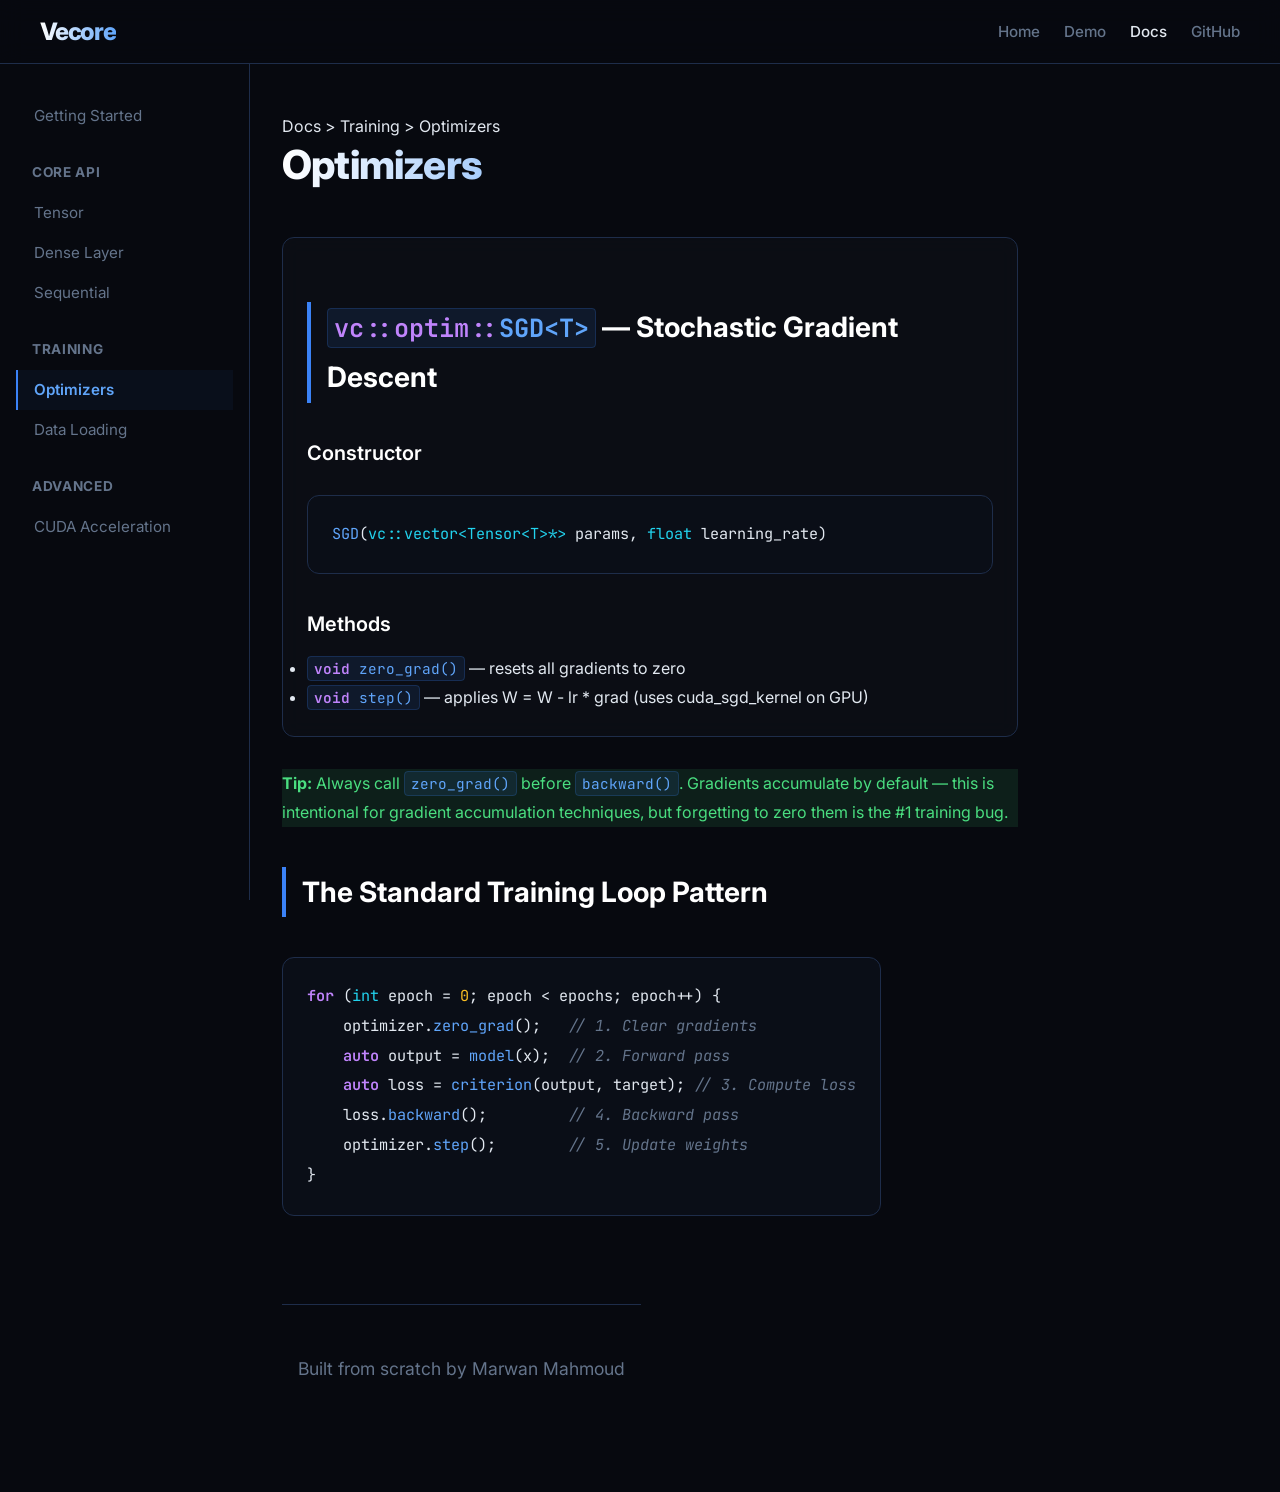
<file: docs/docs/optim.html>
<!DOCTYPE html>
<html lang="en">
<head>
    <meta charset="UTF-8">
    <meta name="viewport" content="width=device-width, initial-scale=1.0">
    <title>Optimizers - Vecore Docs</title>
    <link rel="stylesheet" href="../assets/docs.css">
    <link href="https://fonts.googleapis.com/css2?family=Inter:wght@400;500;600&family=JetBrains+Mono:wght@400;500&display=swap" rel="stylesheet">
</head>
<body>
    <nav class="navbar">
    <div class="nav-content">
        <a href="../index.html" class="logo">Vecore</a>
        <div class="nav-links">
            <a href="../index.html">Home</a>
            <a href="../index.html#demo">Demo</a>
            <a href="getting-started.html" class="active">Docs</a>
            <a href="https://github.com/Marwan7042/Vecore" target="_blank">GitHub</a>
        </div>
    </div>
</nav>
    <div class="layout-container">
        <aside class="sidebar">
    <div class="sidebar-section">
        <ul class="sidebar-nav">
            <li><a href="getting-started.html">Getting Started</a></li>
        </ul>
    </div>
    <div class="sidebar-section">
        <div class="sidebar-heading">Core API</div>
        <ul class="sidebar-nav">
            <li><a href="tensor.html">Tensor</a></li>
            <li><a href="nn.html">Dense Layer</a></li>
            <li><a href="sequential.html">Sequential</a></li>
        </ul>
    </div>
    <div class="sidebar-section">
        <div class="sidebar-heading">Training</div>
        <ul class="sidebar-nav">
            <li><a href="optim.html" class="active">Optimizers</a></li>
            <li><a href="data.html">Data Loading</a></li>
        </ul>
    </div>
    <div class="sidebar-section">
        <div class="sidebar-heading">Advanced</div>
        <ul class="sidebar-nav">
            <li><a href="cuda.html">CUDA Acceleration</a></li>
        </ul>
    </div>
</aside>
        <main class="content">

            <div class="breadcrumb">Docs > Training > Optimizers</div>
            <h1>Optimizers</h1>
            
            <div class="api-card">
                <h2><code><span class="kw">vc::optim::</span>SGD&lt;T&gt;</code> — Stochastic Gradient Descent</h2>
                
                <h3>Constructor</h3>
                <pre><code><span class="fn">SGD</span>(<span class="ty">vc::vector&lt;Tensor&lt;T&gt;*&gt;</span> params, <span class="ty">float</span> learning_rate)</code></pre>
                
                <h3>Methods</h3>
                <ul>
                    <li><code><span class="kw">void</span> <span class="fn">zero_grad</span>()</code> — resets all gradients to zero</li>
                    <li><code><span class="kw">void</span> <span class="fn">step</span>()</code> — applies W = W - lr * grad (uses cuda_sgd_kernel on GPU)</li>
                </ul>
            </div>
            
            <div class="callout-tip">
                <strong>Tip:</strong> Always call <code>zero_grad()</code> before <code>backward()</code>. Gradients accumulate by default — this is intentional for gradient accumulation techniques, but forgetting to zero them is the #1 training bug.
            </div>

            <h2>The Standard Training Loop Pattern</h2>
            <pre><code><span class="kw">for</span> (<span class="ty">int</span> epoch = <span class="nu">0</span>; epoch &lt; epochs; epoch++) {
    optimizer.<span class="fn">zero_grad</span>();   <span class="cm">// 1. Clear gradients</span>
    <span class="kw">auto</span> output = <span class="fn">model</span>(x);  <span class="cm">// 2. Forward pass</span>
    <span class="kw">auto</span> loss = <span class="fn">criterion</span>(output, target); <span class="cm">// 3. Compute loss</span>
    loss.<span class="fn">backward</span>();         <span class="cm">// 4. Backward pass</span>
    optimizer.<span class="fn">step</span>();        <span class="cm">// 5. Update weights</span>
}</code></pre>

            <footer class="footer">
                <p>Built from scratch by Marwan Mahmoud</p>
            </footer>
        
        </main>
    </div>
</body>
</html>
</file>
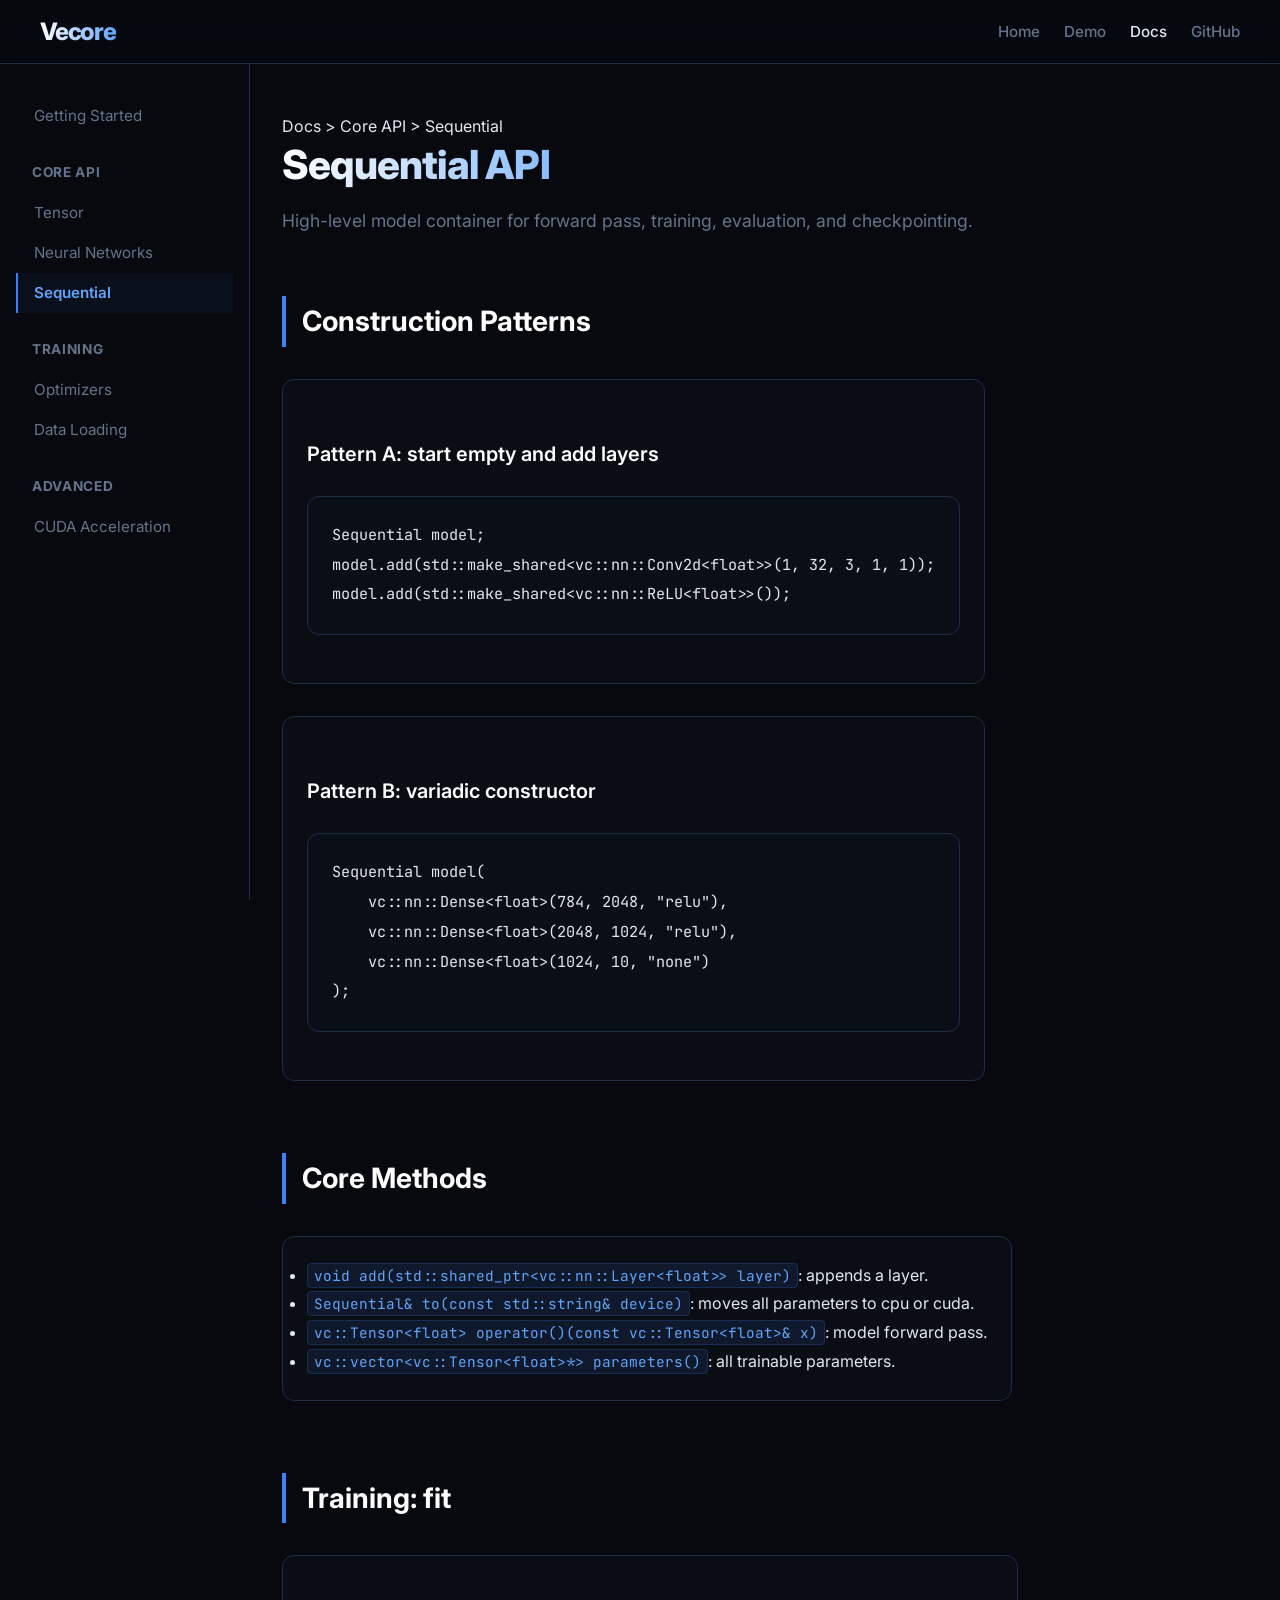
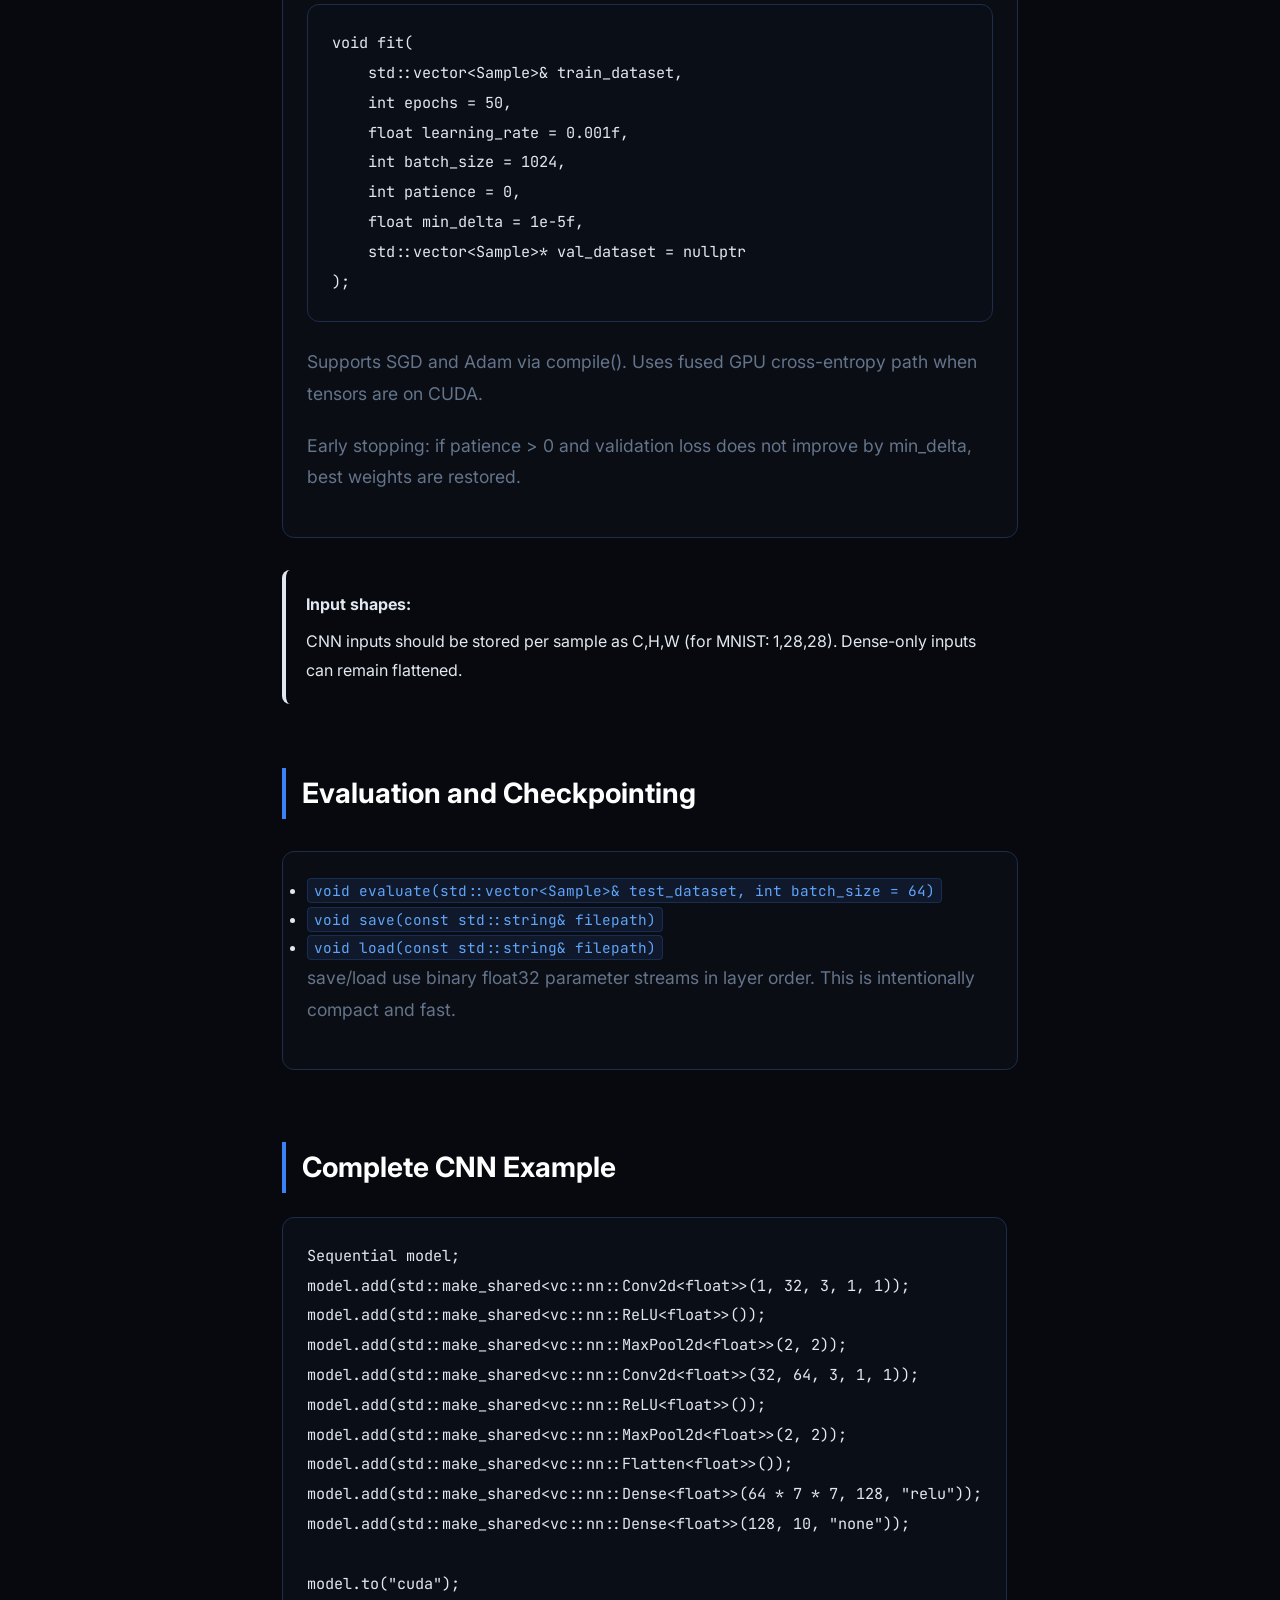
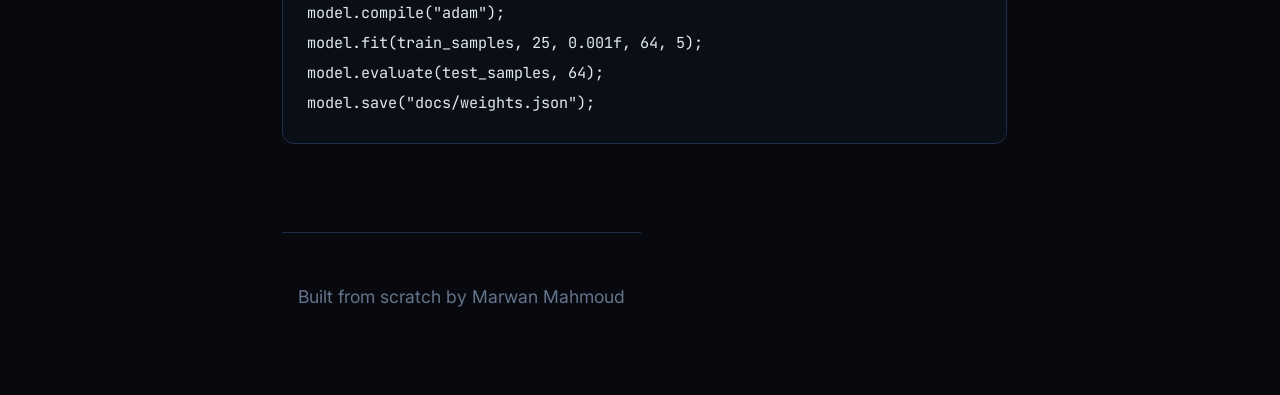
<file: docs/docs/sequential.html>
<!DOCTYPE html>
<html lang="en">
<head>
    <meta charset="UTF-8">
    <meta name="viewport" content="width=device-width, initial-scale=1.0">
    <title>Sequential - Vecore Docs</title>
    <link rel="stylesheet" href="../assets/docs.css">
    <link href="https://fonts.googleapis.com/css2?family=Inter:wght@400;500;600&family=JetBrains+Mono:wght@400;500&display=swap" rel="stylesheet">
</head>
<body>
<nav class="navbar">
    <div class="nav-content">
        <a href="../index.html" class="logo">Vecore</a>
        <div class="nav-links">
            <a href="../index.html">Home</a>
            <a href="../index.html#demo">Demo</a>
            <a href="getting-started.html" class="active">Docs</a>
            <a href="https://github.com/Marwan7042/Vecore" target="_blank">GitHub</a>
        </div>
    </div>
</nav>
<div class="layout-container">
    <aside class="sidebar">
        <div class="sidebar-section"><ul class="sidebar-nav"><li><a href="getting-started.html">Getting Started</a></li></ul></div>
        <div class="sidebar-section">
            <div class="sidebar-heading">Core API</div>
            <ul class="sidebar-nav">
                <li><a href="tensor.html">Tensor</a></li>
                <li><a href="nn.html">Neural Networks</a></li>
                <li><a href="sequential.html" class="active">Sequential</a></li>
            </ul>
        </div>
        <div class="sidebar-section">
            <div class="sidebar-heading">Training</div>
            <ul class="sidebar-nav">
                <li><a href="optim.html">Optimizers</a></li>
                <li><a href="data.html">Data Loading</a></li>
            </ul>
        </div>
        <div class="sidebar-section">
            <div class="sidebar-heading">Advanced</div>
            <ul class="sidebar-nav"><li><a href="cuda.html">CUDA Acceleration</a></li></ul>
        </div>
    </aside>

    <main class="content">
        <div class="breadcrumb">Docs > Core API > Sequential</div>
        <h1>Sequential API</h1>
        <p class="subtitle">High-level model container for forward pass, training, evaluation, and checkpointing.</p>

        <section class="content-section">
            <h2>Construction Patterns</h2>
            <div class="api-card">
                <h3>Pattern A: start empty and add layers</h3>
                <pre><code>Sequential model;
model.add(std::make_shared&lt;vc::nn::Conv2d&lt;float&gt;&gt;(1, 32, 3, 1, 1));
model.add(std::make_shared&lt;vc::nn::ReLU&lt;float&gt;&gt;());</code></pre>
            </div>
            <div class="api-card">
                <h3>Pattern B: variadic constructor</h3>
                <pre><code>Sequential model(
    vc::nn::Dense&lt;float&gt;(784, 2048, "relu"),
    vc::nn::Dense&lt;float&gt;(2048, 1024, "relu"),
    vc::nn::Dense&lt;float&gt;(1024, 10, "none")
);</code></pre>
            </div>
        </section>

        <section class="content-section">
            <h2>Core Methods</h2>
            <div class="api-card">
                <ul>
                    <li><code>void add(std::shared_ptr&lt;vc::nn::Layer&lt;float&gt;&gt; layer)</code>: appends a layer.</li>
                    <li><code>Sequential&amp; to(const std::string&amp; device)</code>: moves all parameters to cpu or cuda.</li>
                    <li><code>vc::Tensor&lt;float&gt; operator()(const vc::Tensor&lt;float&gt;&amp; x)</code>: model forward pass.</li>
                    <li><code>vc::vector&lt;vc::Tensor&lt;float&gt;*&gt; parameters()</code>: all trainable parameters.</li>
                </ul>
            </div>
        </section>

        <section class="content-section">
            <h2>Training: fit</h2>
            <div class="api-card">
                <pre><code>void fit(
    std::vector&lt;Sample&gt;&amp; train_dataset,
    int epochs = 50,
    float learning_rate = 0.001f,
    int batch_size = 1024,
    int patience = 0,
    float min_delta = 1e-5f,
    std::vector&lt;Sample&gt;* val_dataset = nullptr
);</code></pre>
                <p>Supports SGD and Adam via compile(). Uses fused GPU cross-entropy path when tensors are on CUDA.</p>
                <p>Early stopping: if patience > 0 and validation loss does not improve by min_delta, best weights are restored.</p>
            </div>
            <div class="callout info"><strong>Input shapes:</strong> CNN inputs should be stored per sample as C,H,W (for MNIST: 1,28,28). Dense-only inputs can remain flattened.</div>
        </section>

        <section class="content-section">
            <h2>Evaluation and Checkpointing</h2>
            <div class="api-card">
                <ul>
                    <li><code>void evaluate(std::vector&lt;Sample&gt;&amp; test_dataset, int batch_size = 64)</code></li>
                    <li><code>void save(const std::string&amp; filepath)</code></li>
                    <li><code>void load(const std::string&amp; filepath)</code></li>
                </ul>
                <p>save/load use binary float32 parameter streams in layer order. This is intentionally compact and fast.</p>
            </div>
        </section>

        <section class="content-section">
            <h2>Complete CNN Example</h2>
            <div class="code-block"><pre><code>Sequential model;
model.add(std::make_shared&lt;vc::nn::Conv2d&lt;float&gt;&gt;(1, 32, 3, 1, 1));
model.add(std::make_shared&lt;vc::nn::ReLU&lt;float&gt;&gt;());
model.add(std::make_shared&lt;vc::nn::MaxPool2d&lt;float&gt;&gt;(2, 2));
model.add(std::make_shared&lt;vc::nn::Conv2d&lt;float&gt;&gt;(32, 64, 3, 1, 1));
model.add(std::make_shared&lt;vc::nn::ReLU&lt;float&gt;&gt;());
model.add(std::make_shared&lt;vc::nn::MaxPool2d&lt;float&gt;&gt;(2, 2));
model.add(std::make_shared&lt;vc::nn::Flatten&lt;float&gt;&gt;());
model.add(std::make_shared&lt;vc::nn::Dense&lt;float&gt;&gt;(64 * 7 * 7, 128, "relu"));
model.add(std::make_shared&lt;vc::nn::Dense&lt;float&gt;&gt;(128, 10, "none"));

model.to("cuda");
model.compile("adam");
model.fit(train_samples, 25, 0.001f, 64, 5);
model.evaluate(test_samples, 64);
model.save("docs/weights.json");</code></pre></div>
        </section>

        <footer class="footer"><p>Built from scratch by Marwan Mahmoud</p></footer>
    </main>
</div>
</body>
</html>
</file>
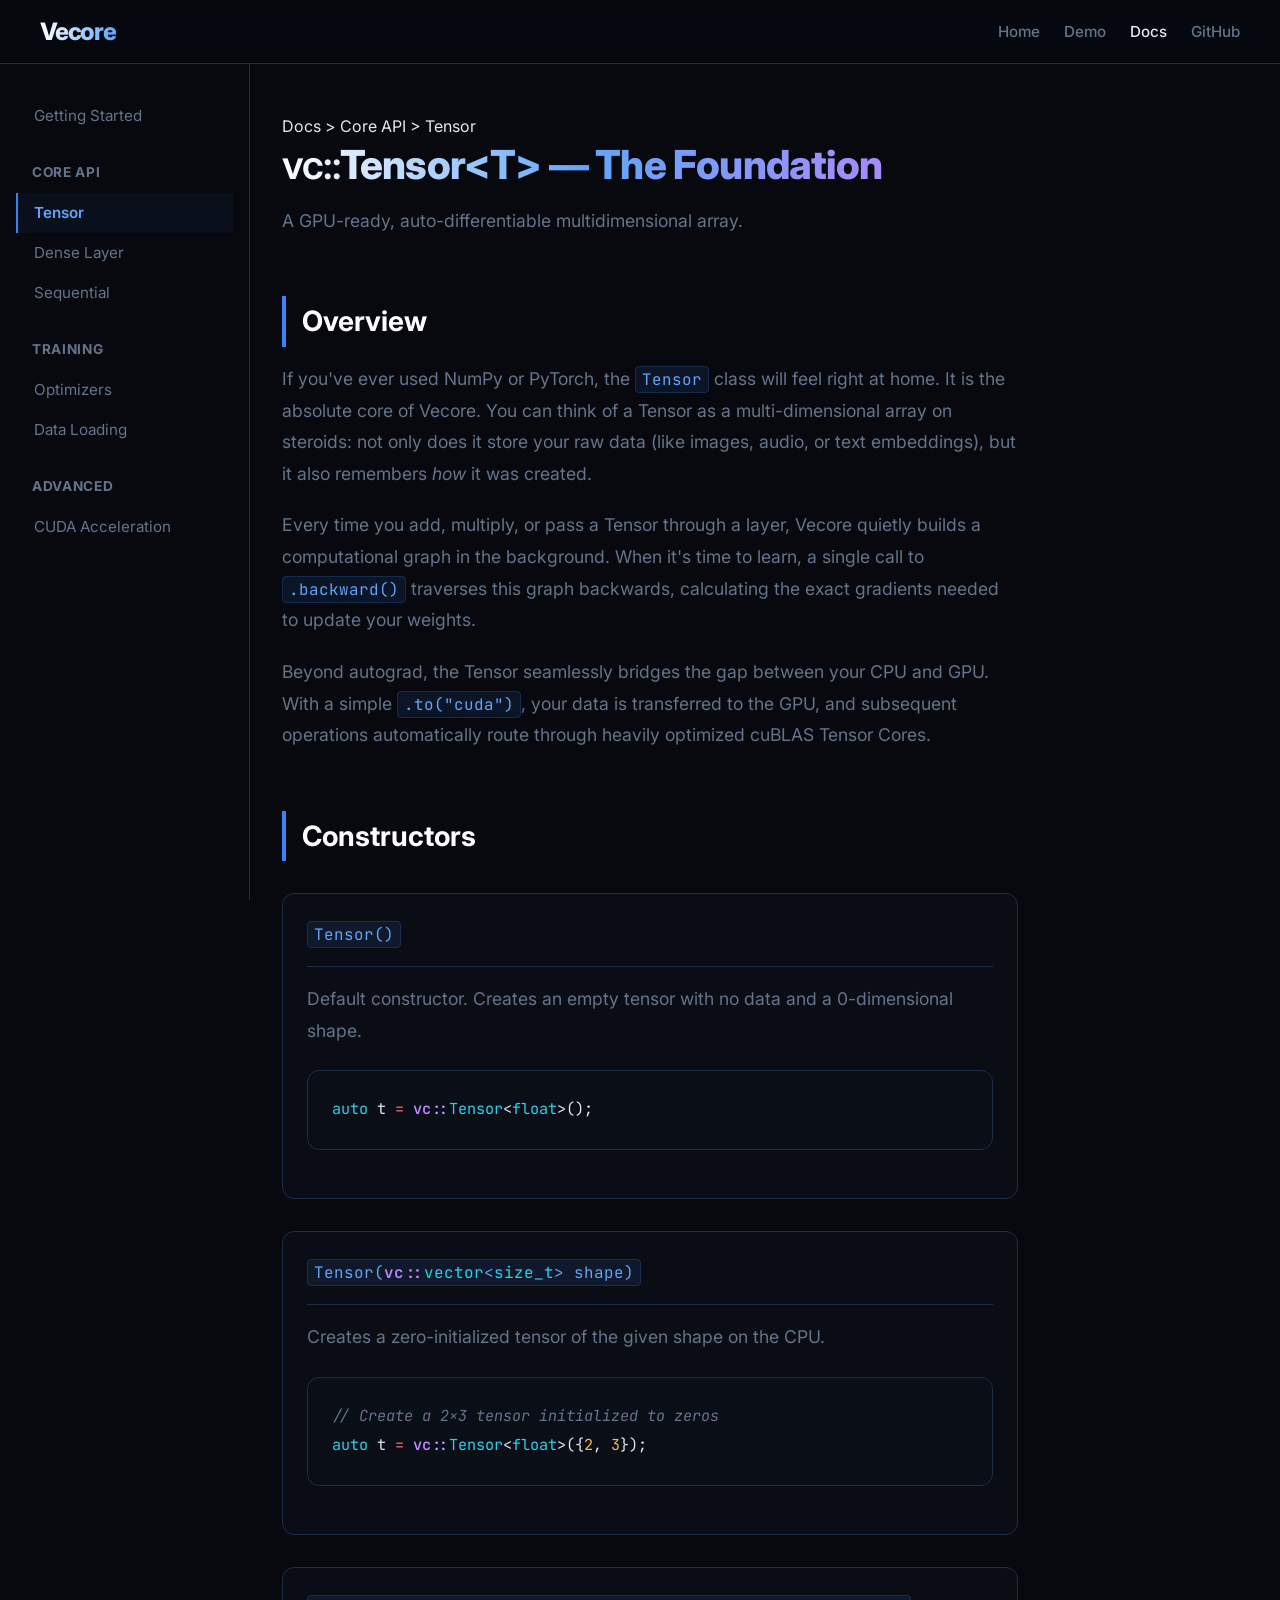
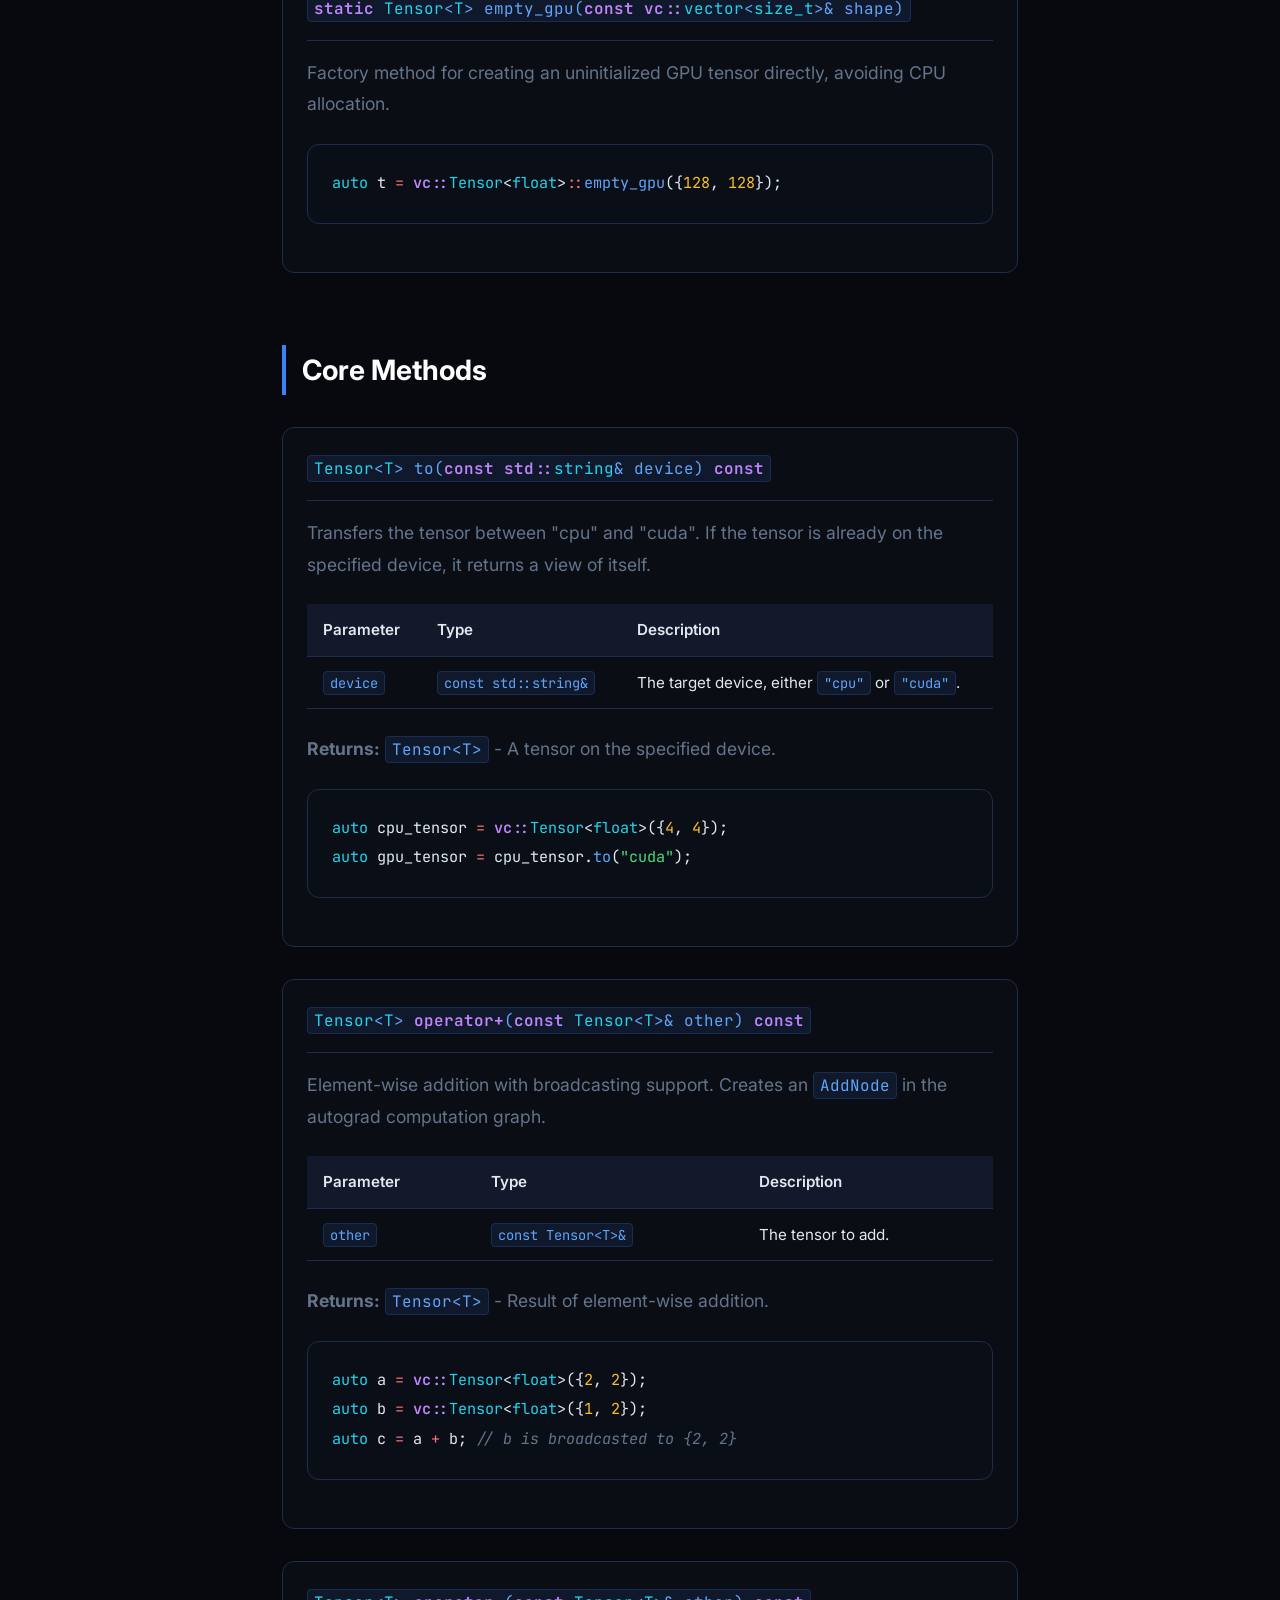
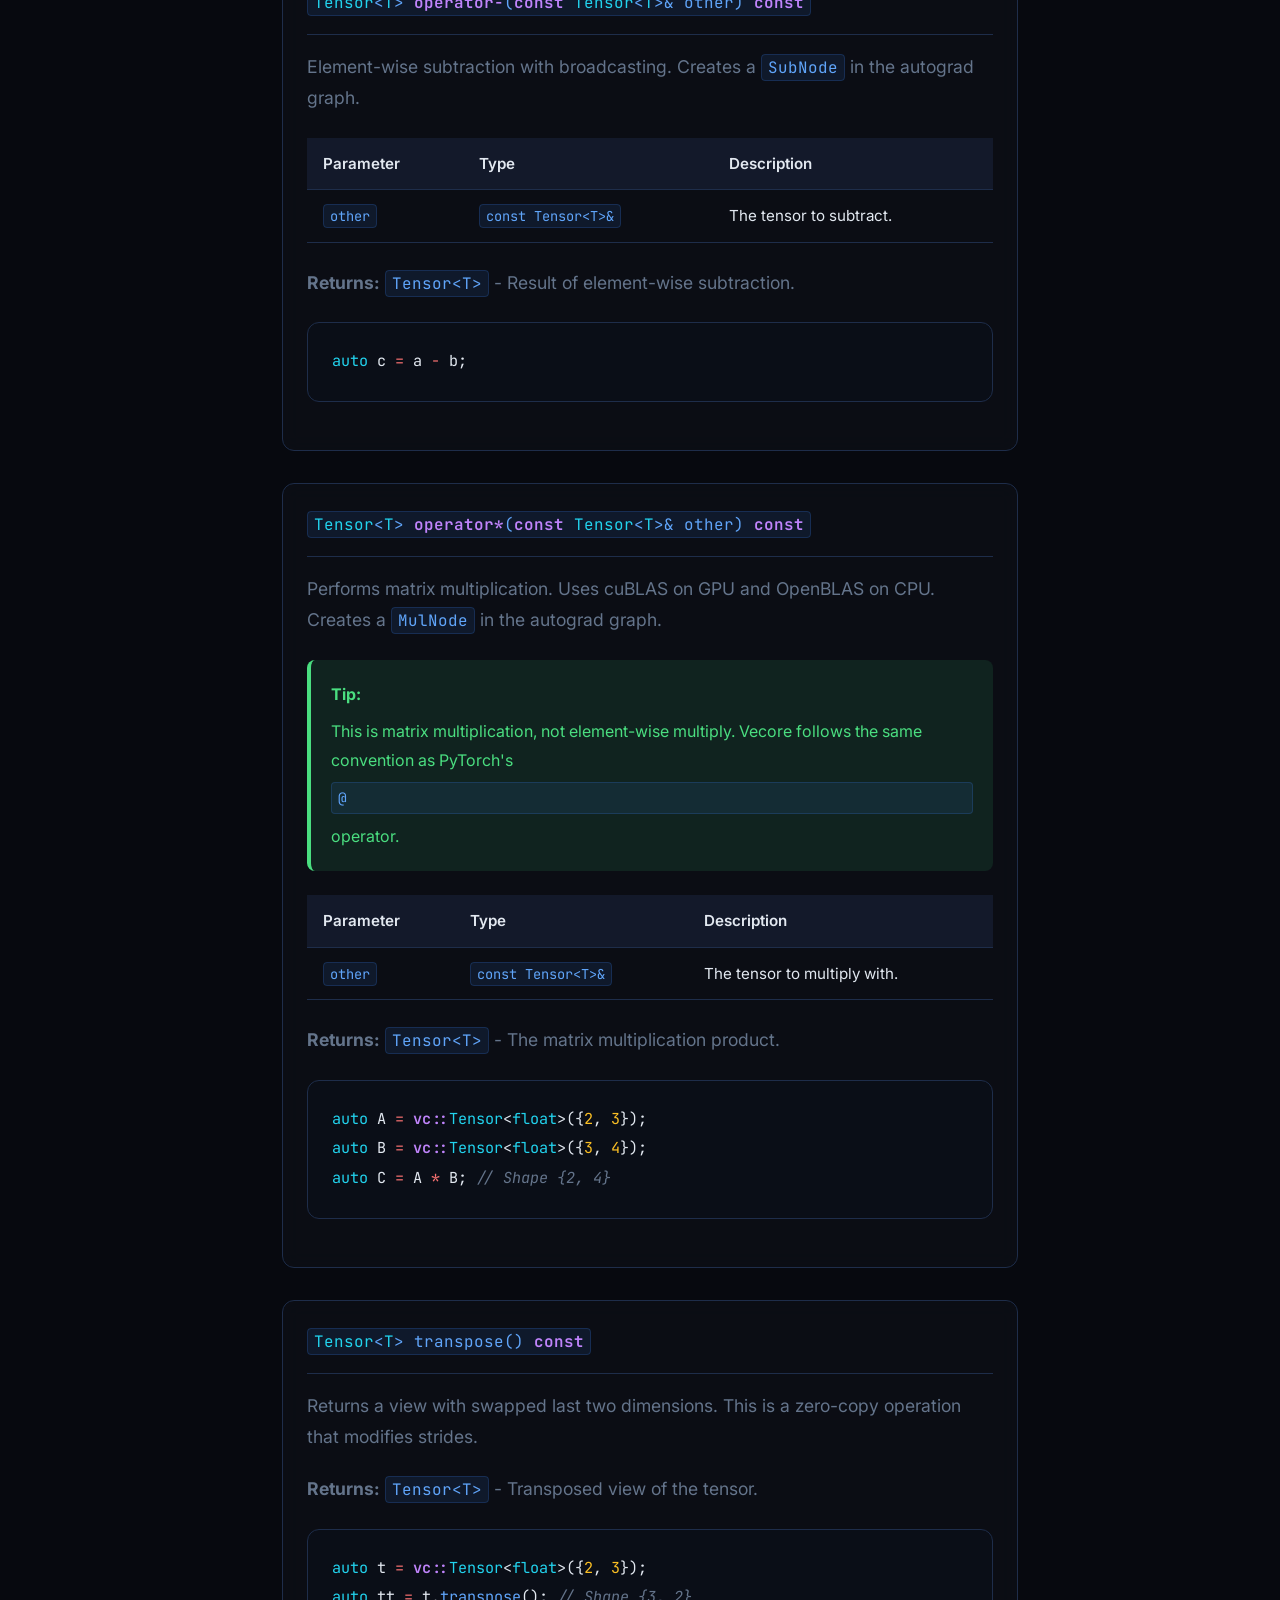
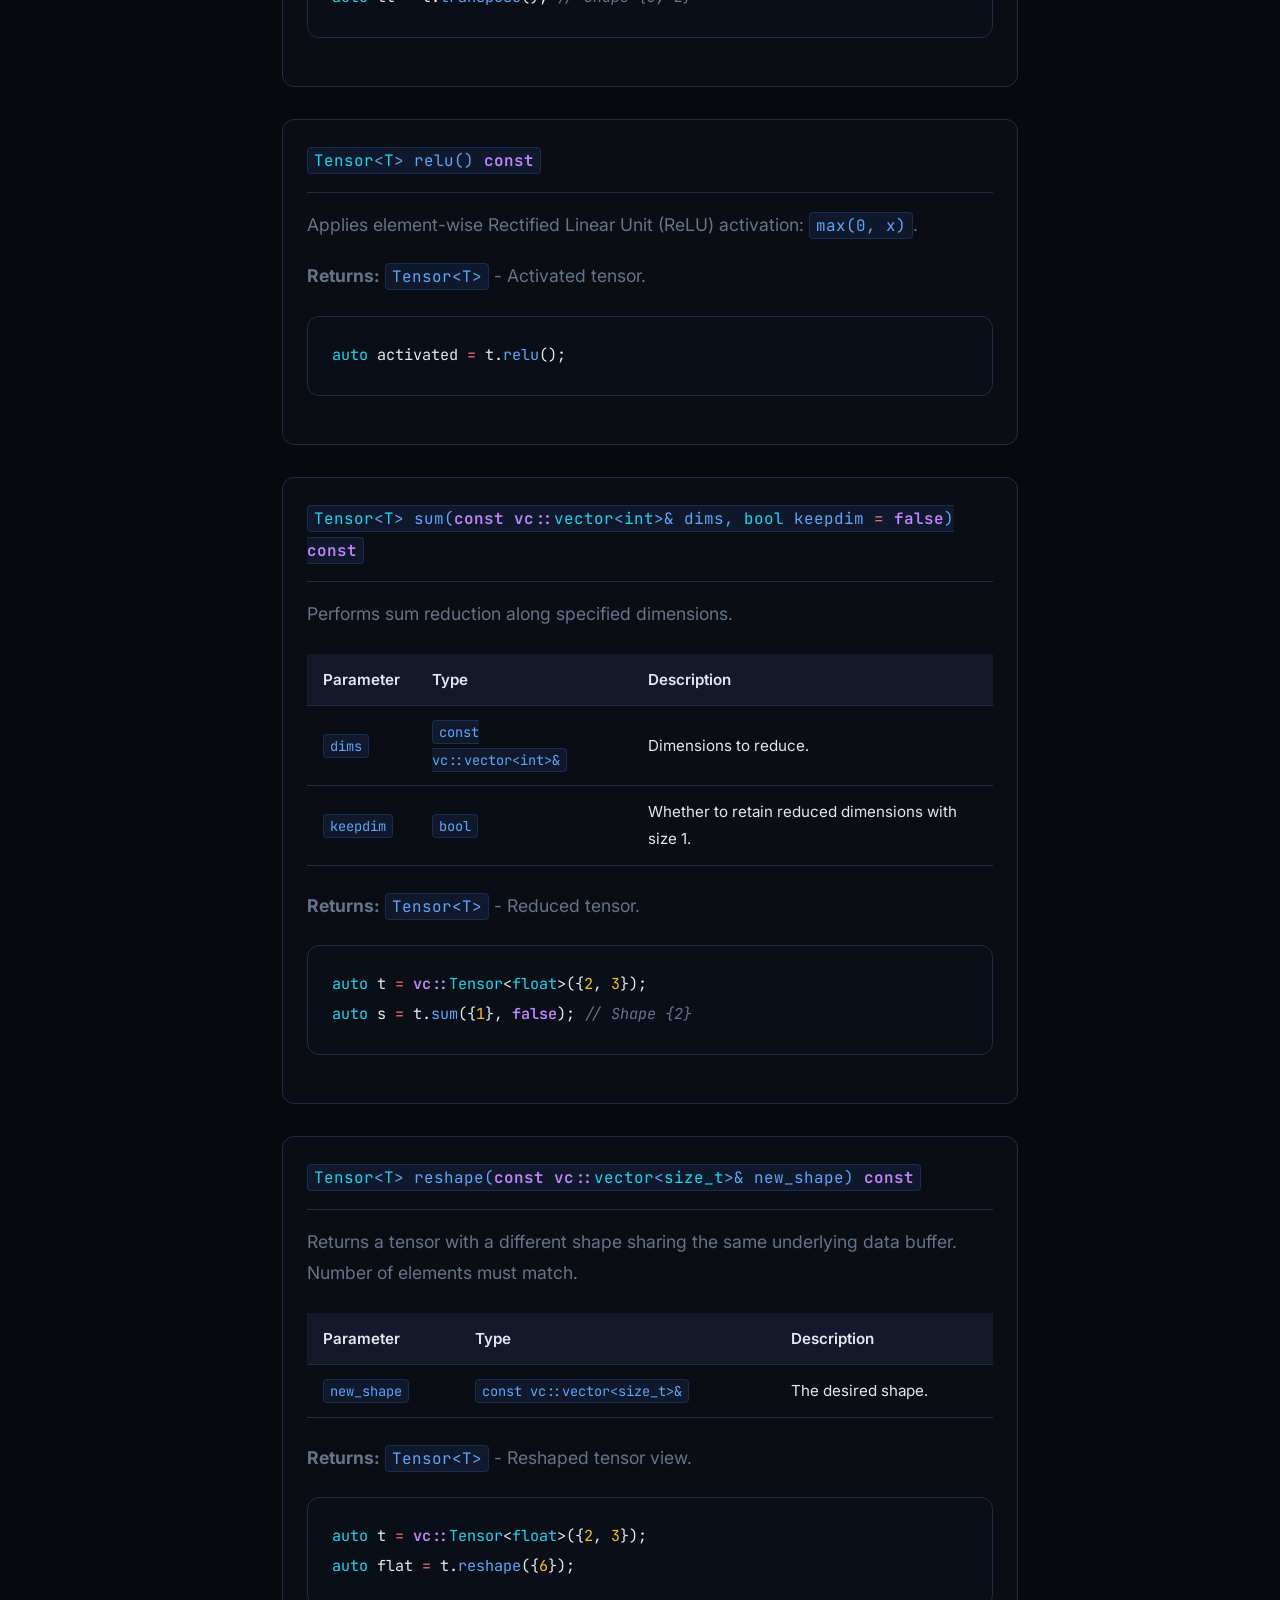
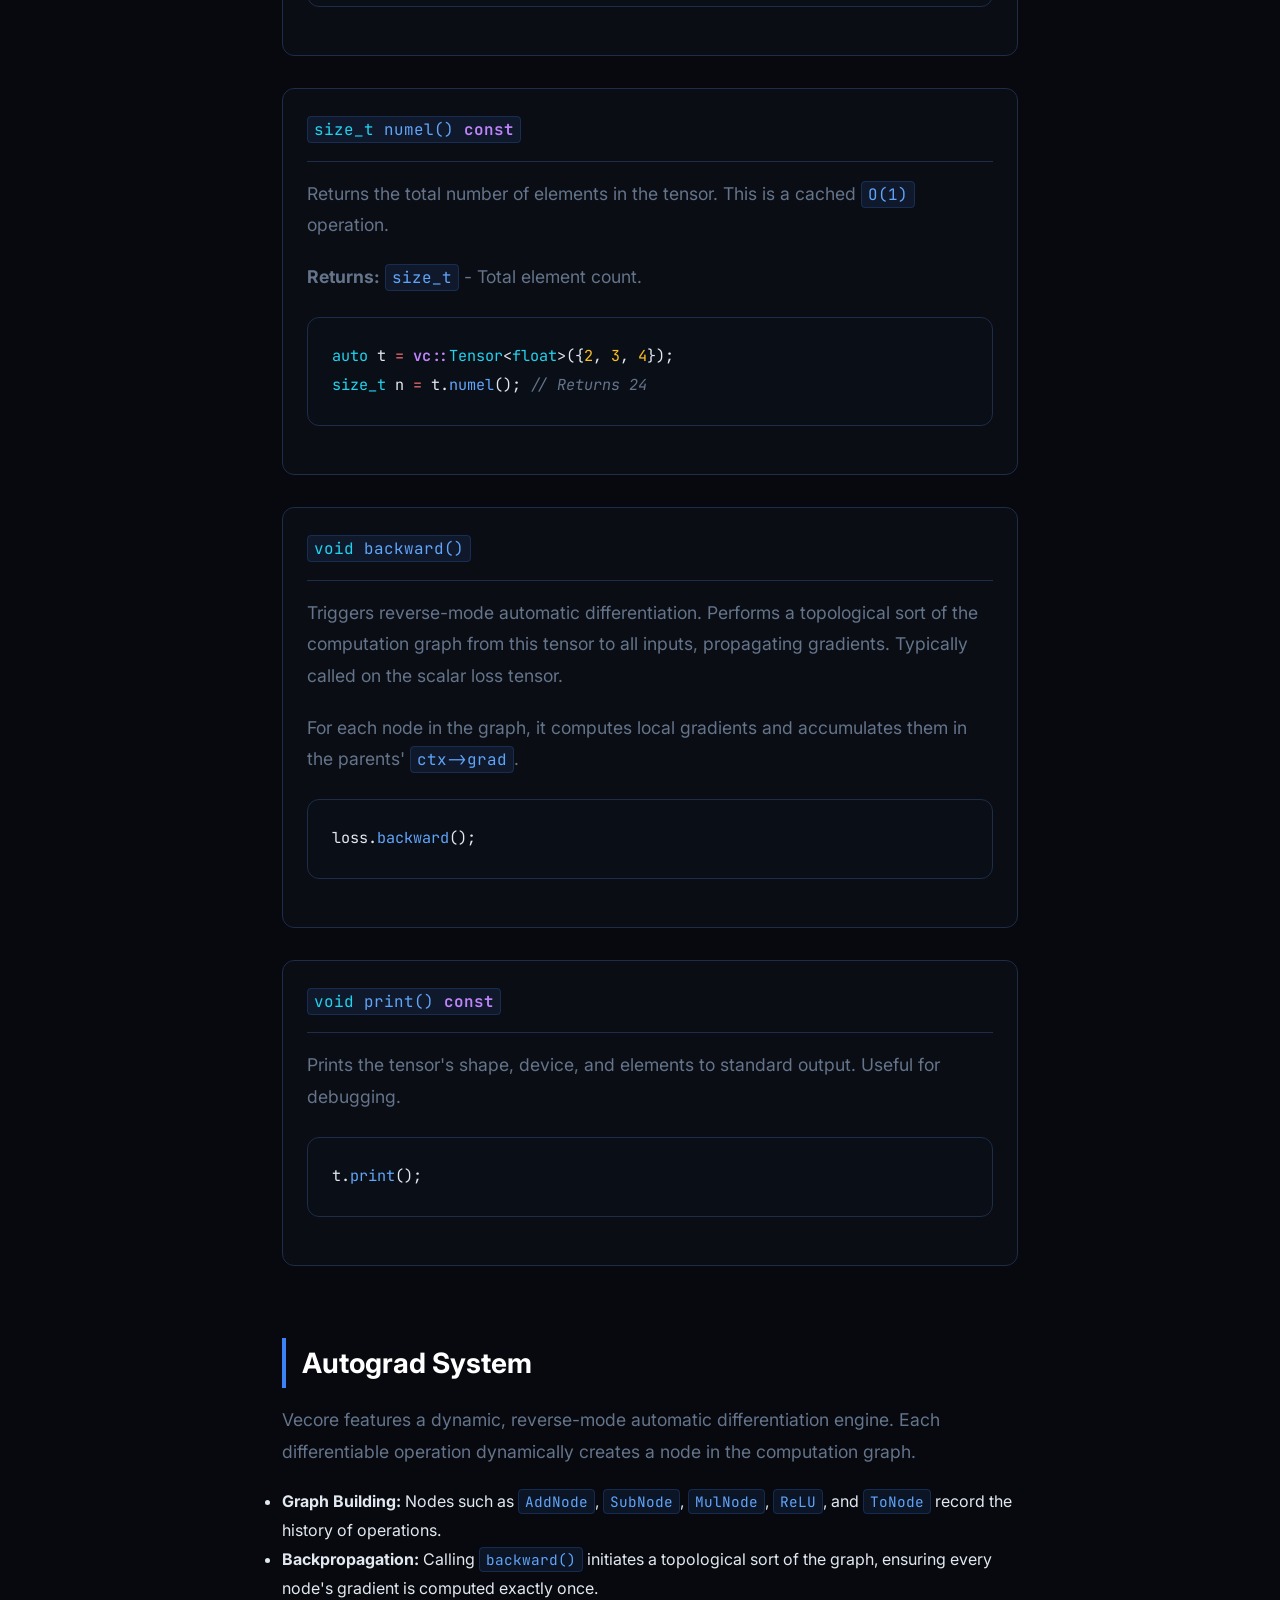
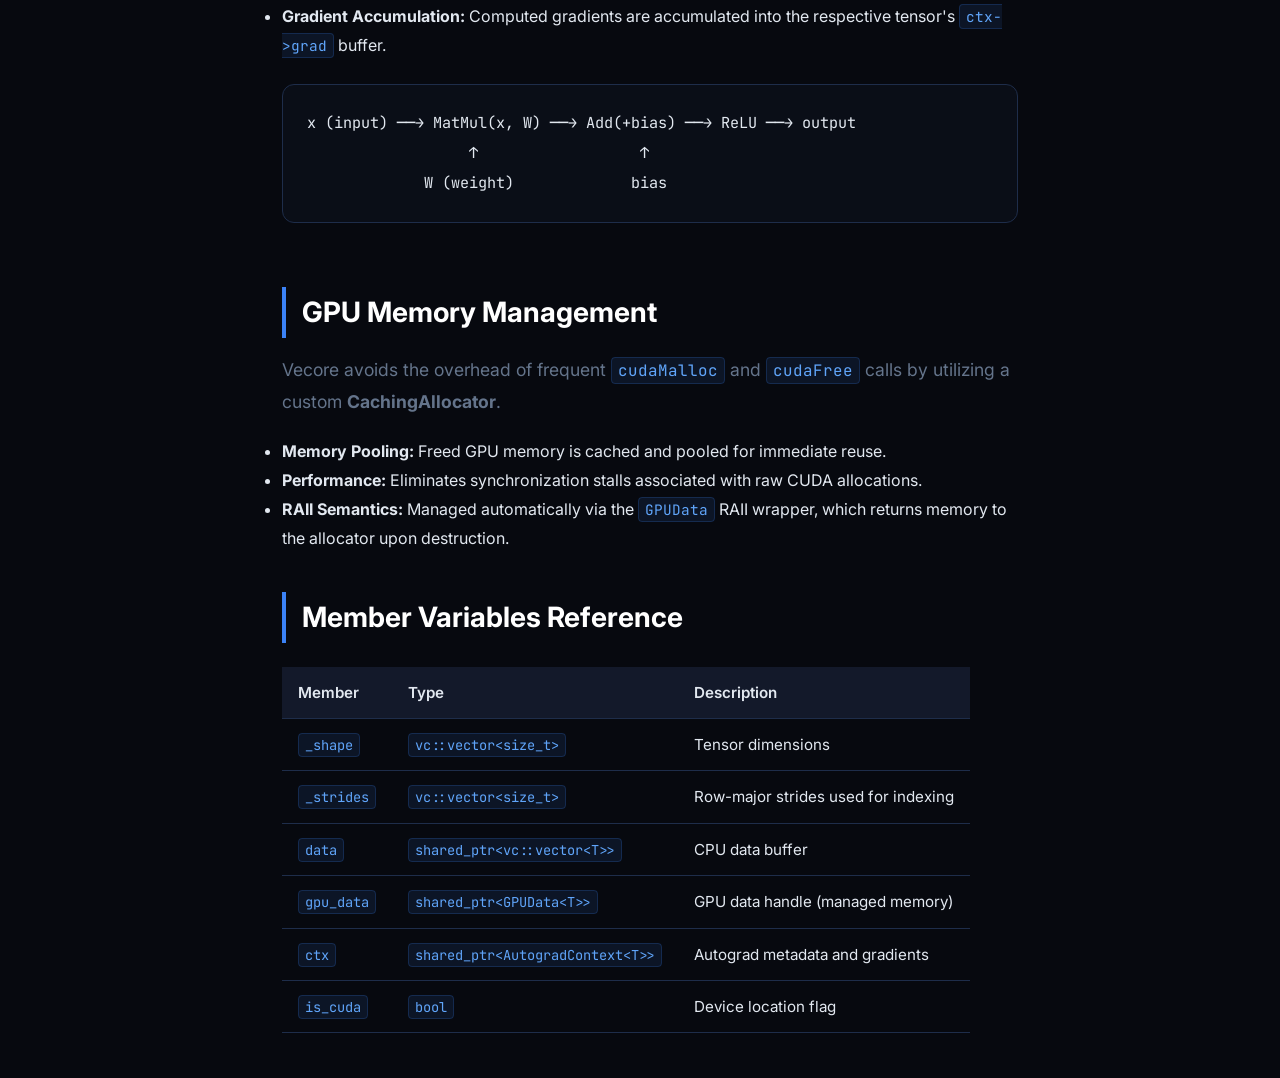
<file: docs/docs/tensor.html>
<!DOCTYPE html>
<html lang="en">
<head>
    <meta charset="UTF-8">
    <meta name="viewport" content="width=device-width, initial-scale=1.0">
    <title>vc::Tensor&lt;T&gt; API Reference - Vecore Documentation</title>
    <link rel="stylesheet" href="../assets/docs.css">
    <link rel="preconnect" href="https://fonts.googleapis.com">
    <link rel="preconnect" href="https://fonts.gstatic.com" crossorigin>
    <link href="https://fonts.googleapis.com/css2?family=Inter:wght@400;500;600;700&family=JetBrains+Mono:wght@400;500&display=swap" rel="stylesheet">
</head>
<body>
    <nav class="navbar">
    <div class="nav-content">
        <a href="../index.html" class="logo">Vecore</a>
        <div class="nav-links">
            <a href="../index.html">Home</a>
            <a href="../index.html#demo">Demo</a>
            <a href="getting-started.html" class="active">Docs</a>
            <a href="https://github.com/Marwan7042/Vecore" target="_blank">GitHub</a>
        </div>
    </div>
</nav>
    <div class="layout-container">
        <aside class="sidebar">
    <div class="sidebar-section">
        <ul class="sidebar-nav">
            <li><a href="getting-started.html">Getting Started</a></li>
        </ul>
    </div>
    <div class="sidebar-section">
        <div class="sidebar-heading">Core API</div>
        <ul class="sidebar-nav">
            <li><a href="tensor.html" class="active">Tensor</a></li>
            <li><a href="nn.html">Dense Layer</a></li>
            <li><a href="sequential.html">Sequential</a></li>
        </ul>
    </div>
    <div class="sidebar-section">
        <div class="sidebar-heading">Training</div>
        <ul class="sidebar-nav">
            <li><a href="optim.html">Optimizers</a></li>
            <li><a href="data.html">Data Loading</a></li>
        </ul>
    </div>
    <div class="sidebar-section">
        <div class="sidebar-heading">Advanced</div>
        <ul class="sidebar-nav">
            <li><a href="cuda.html">CUDA Acceleration</a></li>
        </ul>
    </div>
</aside>
        <main class="content">

                <div class="breadcrumb">Docs &gt; Core API &gt; Tensor</div>

                <header class="page-header">
                    <h1 class="page-title"><span class="code-font"><span class="kw">vc::</span>Tensor&lt;<span class="ty">T</span>&gt;</span> — The Foundation</h1>
                    <p class="page-subtitle">A GPU-ready, auto-differentiable multidimensional array.</p>
                </header>

                <section class="content-section" id="overview">
                    <h2>Overview</h2>
                    <p>
                        If you've ever used NumPy or PyTorch, the <code>Tensor</code> class will feel right at home. It is the absolute core of Vecore. You can think of a Tensor as a multi-dimensional array on steroids: not only does it store your raw data (like images, audio, or text embeddings), but it also remembers <em>how</em> it was created.
                    </p>
                    <p>
                        Every time you add, multiply, or pass a Tensor through a layer, Vecore quietly builds a computational graph in the background. When it's time to learn, a single call to <code>.backward()</code> traverses this graph backwards, calculating the exact gradients needed to update your weights.
                    </p>
                    <p>
                        Beyond autograd, the Tensor seamlessly bridges the gap between your CPU and GPU. With a simple <code>.to("cuda")</code>, your data is transferred to the GPU, and subsequent operations automatically route through heavily optimized cuBLAS Tensor Cores.
                    </p>
                </section>

                <section class="content-section" id="constructors">
                    <h2>Constructors</h2>
                    
                    <!-- Tensor() -->
                    <div class="api-card">
                        <div class="api-signature">
                            <code><span class="fn">Tensor</span>()</code>
                        </div>
                        <div class="api-description">
                            <p>Default constructor. Creates an empty tensor with no data and a 0-dimensional shape.</p>
                        </div>
                        <div class="api-example">
                            <pre><code><span class="ty">auto</span> t <span class="op">=</span> <span class="kw">vc::</span><span class="ty">Tensor</span>&lt;<span class="ty">float</span>&gt;();</code></pre>
                        </div>
                    </div>

                    <!-- Tensor(shape) -->
                    <div class="api-card">
                        <div class="api-signature">
                            <code><span class="fn">Tensor</span>(<span class="kw">vc::</span><span class="ty">vector</span>&lt;<span class="ty">size_t</span>&gt; shape)</code>
                        </div>
                        <div class="api-description">
                            <p>Creates a zero-initialized tensor of the given shape on the CPU.</p>
                        </div>
                        <div class="api-example">
                            <pre><code><span class="cm">// Create a 2x3 tensor initialized to zeros</span>
<span class="ty">auto</span> t <span class="op">=</span> <span class="kw">vc::</span><span class="ty">Tensor</span>&lt;<span class="ty">float</span>&gt;({<span class="nu">2</span>, <span class="nu">3</span>});</code></pre>
                        </div>
                    </div>

                    <!-- empty_gpu() -->
                    <div class="api-card">
                        <div class="api-signature">
                            <code><span class="kw">static</span> <span class="ty">Tensor</span>&lt;<span class="ty">T</span>&gt; <span class="fn">empty_gpu</span>(<span class="kw">const</span> <span class="kw">vc::</span><span class="ty">vector</span>&lt;<span class="ty">size_t</span>&gt;&amp; shape)</code>
                        </div>
                        <div class="api-description">
                            <p>Factory method for creating an uninitialized GPU tensor directly, avoiding CPU allocation.</p>
                        </div>
                        <div class="api-example">
                            <pre><code><span class="ty">auto</span> t <span class="op">=</span> <span class="kw">vc::</span><span class="ty">Tensor</span>&lt;<span class="ty">float</span>&gt;<span class="op">::</span><span class="fn">empty_gpu</span>({<span class="nu">128</span>, <span class="nu">128</span>});</code></pre>
                        </div>
                    </div>
                </section>

                <section class="content-section" id="core-methods">
                    <h2>Core Methods</h2>

                    <!-- to() -->
                    <div class="api-card">
                        <div class="api-signature">
                            <code><span class="ty">Tensor</span>&lt;<span class="ty">T</span>&gt; <span class="fn">to</span>(<span class="kw">const</span> <span class="kw">std::</span><span class="ty">string</span>&amp; device) <span class="kw">const</span></code>
                        </div>
                        <div class="api-description">
                            <p>Transfers the tensor between "cpu" and "cuda". If the tensor is already on the specified device, it returns a view of itself.</p>
                        </div>
                        <div class="api-parameters">
                            <table>
                                <tr><th>Parameter</th><th>Type</th><th>Description</th></tr>
                                <tr><td><code>device</code></td><td><code>const std::string&</code></td><td>The target device, either <code>"cpu"</code> or <code>"cuda"</code>.</td></tr>
                            </table>
                        </div>
                        <div class="api-return">
                            <p><strong>Returns:</strong> <code>Tensor&lt;T&gt;</code> - A tensor on the specified device.</p>
                        </div>
                        <div class="api-example">
                            <pre><code><span class="ty">auto</span> cpu_tensor <span class="op">=</span> <span class="kw">vc::</span><span class="ty">Tensor</span>&lt;<span class="ty">float</span>&gt;({<span class="nu">4</span>, <span class="nu">4</span>});
<span class="ty">auto</span> gpu_tensor <span class="op">=</span> cpu_tensor.<span class="fn">to</span>(<span class="st">"cuda"</span>);</code></pre>
                        </div>
                    </div>

                    <!-- operator+ -->
                    <div class="api-card">
                        <div class="api-signature">
                            <code><span class="ty">Tensor</span>&lt;<span class="ty">T</span>&gt; <span class="kw">operator+</span>(<span class="kw">const</span> <span class="ty">Tensor</span>&lt;<span class="ty">T</span>&gt;&amp; other) <span class="kw">const</span></code>
                        </div>
                        <div class="api-description">
                            <p>Element-wise addition with broadcasting support. Creates an <code>AddNode</code> in the autograd computation graph.</p>
                        </div>
                        <div class="api-parameters">
                            <table>
                                <tr><th>Parameter</th><th>Type</th><th>Description</th></tr>
                                <tr><td><code>other</code></td><td><code>const Tensor&lt;T&gt;&</code></td><td>The tensor to add.</td></tr>
                            </table>
                        </div>
                        <div class="api-return">
                            <p><strong>Returns:</strong> <code>Tensor&lt;T&gt;</code> - Result of element-wise addition.</p>
                        </div>
                        <div class="api-example">
                            <pre><code><span class="ty">auto</span> a <span class="op">=</span> <span class="kw">vc::</span><span class="ty">Tensor</span>&lt;<span class="ty">float</span>&gt;({<span class="nu">2</span>, <span class="nu">2</span>});
<span class="ty">auto</span> b <span class="op">=</span> <span class="kw">vc::</span><span class="ty">Tensor</span>&lt;<span class="ty">float</span>&gt;({<span class="nu">1</span>, <span class="nu">2</span>});
<span class="ty">auto</span> c <span class="op">=</span> a <span class="op">+</span> b; <span class="cm">// b is broadcasted to {2, 2}</span></code></pre>
                        </div>
                    </div>

                    <!-- operator- -->
                    <div class="api-card">
                        <div class="api-signature">
                            <code><span class="ty">Tensor</span>&lt;<span class="ty">T</span>&gt; <span class="kw">operator-</span>(<span class="kw">const</span> <span class="ty">Tensor</span>&lt;<span class="ty">T</span>&gt;&amp; other) <span class="kw">const</span></code>
                        </div>
                        <div class="api-description">
                            <p>Element-wise subtraction with broadcasting. Creates a <code>SubNode</code> in the autograd graph.</p>
                        </div>
                        <div class="api-parameters">
                            <table>
                                <tr><th>Parameter</th><th>Type</th><th>Description</th></tr>
                                <tr><td><code>other</code></td><td><code>const Tensor&lt;T&gt;&</code></td><td>The tensor to subtract.</td></tr>
                            </table>
                        </div>
                        <div class="api-return">
                            <p><strong>Returns:</strong> <code>Tensor&lt;T&gt;</code> - Result of element-wise subtraction.</p>
                        </div>
                        <div class="api-example">
                            <pre><code><span class="ty">auto</span> c <span class="op">=</span> a <span class="op">-</span> b;</code></pre>
                        </div>
                    </div>

                    <!-- operator* -->
                    <div class="api-card">
                        <div class="api-signature">
                            <code><span class="ty">Tensor</span>&lt;<span class="ty">T</span>&gt; <span class="kw">operator*</span>(<span class="kw">const</span> <span class="ty">Tensor</span>&lt;<span class="ty">T</span>&gt;&amp; other) <span class="kw">const</span></code>
                        </div>
                        <div class="api-description">
                            <p>Performs matrix multiplication. Uses cuBLAS on GPU and OpenBLAS on CPU. Creates a <code>MulNode</code> in the autograd graph.</p>
                            <div class="callout callout-tip">
                                <strong>Tip:</strong> This is matrix multiplication, not element-wise multiply. Vecore follows the same convention as PyTorch's <code>@</code> operator.
                            </div>
                        </div>
                        <div class="api-parameters">
                            <table>
                                <tr><th>Parameter</th><th>Type</th><th>Description</th></tr>
                                <tr><td><code>other</code></td><td><code>const Tensor&lt;T&gt;&</code></td><td>The tensor to multiply with.</td></tr>
                            </table>
                        </div>
                        <div class="api-return">
                            <p><strong>Returns:</strong> <code>Tensor&lt;T&gt;</code> - The matrix multiplication product.</p>
                        </div>
                        <div class="api-example">
                            <pre><code><span class="ty">auto</span> A <span class="op">=</span> <span class="kw">vc::</span><span class="ty">Tensor</span>&lt;<span class="ty">float</span>&gt;({<span class="nu">2</span>, <span class="nu">3</span>});
<span class="ty">auto</span> B <span class="op">=</span> <span class="kw">vc::</span><span class="ty">Tensor</span>&lt;<span class="ty">float</span>&gt;({<span class="nu">3</span>, <span class="nu">4</span>});
<span class="ty">auto</span> C <span class="op">=</span> A <span class="op">*</span> B; <span class="cm">// Shape {2, 4}</span></code></pre>
                        </div>
                    </div>

                    <!-- transpose() -->
                    <div class="api-card">
                        <div class="api-signature">
                            <code><span class="ty">Tensor</span>&lt;<span class="ty">T</span>&gt; <span class="fn">transpose</span>() <span class="kw">const</span></code>
                        </div>
                        <div class="api-description">
                            <p>Returns a view with swapped last two dimensions. This is a zero-copy operation that modifies strides.</p>
                        </div>
                        <div class="api-return">
                            <p><strong>Returns:</strong> <code>Tensor&lt;T&gt;</code> - Transposed view of the tensor.</p>
                        </div>
                        <div class="api-example">
                            <pre><code><span class="ty">auto</span> t <span class="op">=</span> <span class="kw">vc::</span><span class="ty">Tensor</span>&lt;<span class="ty">float</span>&gt;({<span class="nu">2</span>, <span class="nu">3</span>});
<span class="ty">auto</span> tt <span class="op">=</span> t.<span class="fn">transpose</span>(); <span class="cm">// Shape {3, 2}</span></code></pre>
                        </div>
                    </div>

                    <!-- relu() -->
                    <div class="api-card">
                        <div class="api-signature">
                            <code><span class="ty">Tensor</span>&lt;<span class="ty">T</span>&gt; <span class="fn">relu</span>() <span class="kw">const</span></code>
                        </div>
                        <div class="api-description">
                            <p>Applies element-wise Rectified Linear Unit (ReLU) activation: <code>max(0, x)</code>.</p>
                        </div>
                        <div class="api-return">
                            <p><strong>Returns:</strong> <code>Tensor&lt;T&gt;</code> - Activated tensor.</p>
                        </div>
                        <div class="api-example">
                            <pre><code><span class="ty">auto</span> activated <span class="op">=</span> t.<span class="fn">relu</span>();</code></pre>
                        </div>
                    </div>

                    <!-- sum() -->
                    <div class="api-card">
                        <div class="api-signature">
                            <code><span class="ty">Tensor</span>&lt;<span class="ty">T</span>&gt; <span class="fn">sum</span>(<span class="kw">const</span> <span class="kw">vc::</span><span class="ty">vector</span>&lt;<span class="ty">int</span>&gt;&amp; dims, <span class="ty">bool</span> keepdim <span class="op">=</span> <span class="kw">false</span>) <span class="kw">const</span></code>
                        </div>
                        <div class="api-description">
                            <p>Performs sum reduction along specified dimensions.</p>
                        </div>
                        <div class="api-parameters">
                            <table>
                                <tr><th>Parameter</th><th>Type</th><th>Description</th></tr>
                                <tr><td><code>dims</code></td><td><code>const vc::vector&lt;int&gt;&</code></td><td>Dimensions to reduce.</td></tr>
                                <tr><td><code>keepdim</code></td><td><code>bool</code></td><td>Whether to retain reduced dimensions with size 1.</td></tr>
                            </table>
                        </div>
                        <div class="api-return">
                            <p><strong>Returns:</strong> <code>Tensor&lt;T&gt;</code> - Reduced tensor.</p>
                        </div>
                        <div class="api-example">
                            <pre><code><span class="ty">auto</span> t <span class="op">=</span> <span class="kw">vc::</span><span class="ty">Tensor</span>&lt;<span class="ty">float</span>&gt;({<span class="nu">2</span>, <span class="nu">3</span>});
<span class="ty">auto</span> s <span class="op">=</span> t.<span class="fn">sum</span>({<span class="nu">1</span>}, <span class="kw">false</span>); <span class="cm">// Shape {2}</span></code></pre>
                        </div>
                    </div>

                    <!-- reshape() -->
                    <div class="api-card">
                        <div class="api-signature">
                            <code><span class="ty">Tensor</span>&lt;<span class="ty">T</span>&gt; <span class="fn">reshape</span>(<span class="kw">const</span> <span class="kw">vc::</span><span class="ty">vector</span>&lt;<span class="ty">size_t</span>&gt;&amp; new_shape) <span class="kw">const</span></code>
                        </div>
                        <div class="api-description">
                            <p>Returns a tensor with a different shape sharing the same underlying data buffer. Number of elements must match.</p>
                        </div>
                        <div class="api-parameters">
                            <table>
                                <tr><th>Parameter</th><th>Type</th><th>Description</th></tr>
                                <tr><td><code>new_shape</code></td><td><code>const vc::vector&lt;size_t&gt;&</code></td><td>The desired shape.</td></tr>
                            </table>
                        </div>
                        <div class="api-return">
                            <p><strong>Returns:</strong> <code>Tensor&lt;T&gt;</code> - Reshaped tensor view.</p>
                        </div>
                        <div class="api-example">
                            <pre><code><span class="ty">auto</span> t <span class="op">=</span> <span class="kw">vc::</span><span class="ty">Tensor</span>&lt;<span class="ty">float</span>&gt;({<span class="nu">2</span>, <span class="nu">3</span>});
<span class="ty">auto</span> flat <span class="op">=</span> t.<span class="fn">reshape</span>({<span class="nu">6</span>});</code></pre>
                        </div>
                    </div>

                    <!-- numel() -->
                    <div class="api-card">
                        <div class="api-signature">
                            <code><span class="ty">size_t</span> <span class="fn">numel</span>() <span class="kw">const</span></code>
                        </div>
                        <div class="api-description">
                            <p>Returns the total number of elements in the tensor. This is a cached <code>O(1)</code> operation.</p>
                        </div>
                        <div class="api-return">
                            <p><strong>Returns:</strong> <code>size_t</code> - Total element count.</p>
                        </div>
                        <div class="api-example">
                            <pre><code><span class="ty">auto</span> t <span class="op">=</span> <span class="kw">vc::</span><span class="ty">Tensor</span>&lt;<span class="ty">float</span>&gt;({<span class="nu">2</span>, <span class="nu">3</span>, <span class="nu">4</span>});
<span class="ty">size_t</span> n <span class="op">=</span> t.<span class="fn">numel</span>(); <span class="cm">// Returns 24</span></code></pre>
                        </div>
                    </div>

                    <!-- backward() -->
                    <div class="api-card">
                        <div class="api-signature">
                            <code><span class="ty">void</span> <span class="fn">backward</span>()</code>
                        </div>
                        <div class="api-description">
                            <p>Triggers reverse-mode automatic differentiation. Performs a topological sort of the computation graph from this tensor to all inputs, propagating gradients. Typically called on the scalar loss tensor.</p>
                            <p>For each node in the graph, it computes local gradients and accumulates them in the parents' <code>ctx-&gt;grad</code>.</p>
                        </div>
                        <div class="api-example">
                            <pre><code>loss.<span class="fn">backward</span>();</code></pre>
                        </div>
                    </div>

                    <!-- print() -->
                    <div class="api-card">
                        <div class="api-signature">
                            <code><span class="ty">void</span> <span class="fn">print</span>() <span class="kw">const</span></code>
                        </div>
                        <div class="api-description">
                            <p>Prints the tensor's shape, device, and elements to standard output. Useful for debugging.</p>
                        </div>
                        <div class="api-example">
                            <pre><code>t.<span class="fn">print</span>();</code></pre>
                        </div>
                    </div>
                </section>

                <section class="content-section" id="autograd">
                    <h2>Autograd System</h2>
                    <p>
                        Vecore features a dynamic, reverse-mode automatic differentiation engine. Each differentiable operation dynamically creates a node in the computation graph.
                    </p>
                    <ul>
                        <li><strong>Graph Building:</strong> Nodes such as <code>AddNode</code>, <code>SubNode</code>, <code>MulNode</code>, <code>ReLU</code>, and <code>ToNode</code> record the history of operations.</li>
                        <li><strong>Backpropagation:</strong> Calling <code>backward()</code> initiates a topological sort of the graph, ensuring every node's gradient is computed exactly once.</li>
                        <li><strong>Gradient Accumulation:</strong> Computed gradients are accumulated into the respective tensor's <code>ctx-&gt;grad</code> buffer.</li>
                    </ul>
                    
                    <div class="graph-diagram">
<pre><code>x (input) ──→ MatMul(x, W) ──→ Add(+bias) ──→ ReLU ──→ output
                  ↑                  ↑
             W (weight)             bias
</code></pre>
                    </div>
                </section>

                <section class="content-section" id="gpu-memory">
                    <h2>GPU Memory Management</h2>
                    <p>
                        Vecore avoids the overhead of frequent <code>cudaMalloc</code> and <code>cudaFree</code> calls by utilizing a custom <strong>CachingAllocator</strong>.
                    </p>
                    <ul>
                        <li><strong>Memory Pooling:</strong> Freed GPU memory is cached and pooled for immediate reuse.</li>
                        <li><strong>Performance:</strong> Eliminates synchronization stalls associated with raw CUDA allocations.</li>
                        <li><strong>RAII Semantics:</strong> Managed automatically via the <code>GPUData</code> RAII wrapper, which returns memory to the allocator upon destruction.</li>
                    </ul>
                </section>

                <section class="content-section" id="member-variables">
                    <h2>Member Variables Reference</h2>
                    <table class="reference-table">
                        <thead>
                            <tr>
                                <th>Member</th>
                                <th>Type</th>
                                <th>Description</th>
                            </tr>
                        </thead>
                        <tbody>
                            <tr>
                                <td><code>_shape</code></td>
                                <td><code>vc::vector&lt;size_t&gt;</code></td>
                                <td>Tensor dimensions</td>
                            </tr>
                            <tr>
                                <td><code>_strides</code></td>
                                <td><code>vc::vector&lt;size_t&gt;</code></td>
                                <td>Row-major strides used for indexing</td>
                            </tr>
                            <tr>
                                <td><code>data</code></td>
                                <td><code>shared_ptr&lt;vc::vector&lt;T&gt;&gt;</code></td>
                                <td>CPU data buffer</td>
                            </tr>
                            <tr>
                                <td><code>gpu_data</code></td>
                                <td><code>shared_ptr&lt;GPUData&lt;T&gt;&gt;</code></td>
                                <td>GPU data handle (managed memory)</td>
                            </tr>
                            <tr>
                                <td><code>ctx</code></td>
                                <td><code>shared_ptr&lt;AutogradContext&lt;T&gt;&gt;</code></td>
                                <td>Autograd metadata and gradients</td>
                            </tr>
                            <tr>
                                <td><code>is_cuda</code></td>
                                <td><code>bool</code></td>
                                <td>Device location flag</td>
                            </tr>
                        </tbody>
                    </table>
                </section>
            
        </main>
    </div>
</body>
</html>
</file>
<file: docs/assets/docs.css>
@import url('https://fonts.googleapis.com/css2?family=Inter:wght@300;400;500;600;700;800;900&family=JetBrains+Mono:wght@400;600&display=swap');

:root {
    /* Colors */
    --bg-darkest: #07090f;
    --bg-card: #0d1117;
    --bg-hover: #13192a;
    --border-color: #1e2d4a;
    
    --primary-blue: #3b82f6;
    --primary-light: #60a5fa;
    --accent-cyan: #22d3ee;
    --accent-green: #4ade80;
    --accent-purple: #a78bfa;
    --accent-red: #f87171;
    --accent-yellow: #fbbf24;
    
    --text-main: #e2e8f0;
    --text-muted: #64748b;
    
    /* Syntax Highlighting */
    --syn-kw: #c084fc; /* keyword */
    --syn-ty: #22d3ee; /* type */
    --syn-fn: #60a5fa; /* function */
    --syn-st: #4ade80; /* string */
    --syn-cm: #64748b; /* comment */
    --syn-nu: #fbbf24; /* number */
    --syn-op: #f87171; /* operator */

    /* Typography */
    --font-sans: 'Inter', -apple-system, BlinkMacSystemFont, "Segoe UI", Roboto, Helvetica, Arial, sans-serif;
    --font-mono: 'JetBrains Mono', ui-monospace, SFMono-Regular, Menlo, Monaco, Consolas, "Liberation Mono", "Courier New", monospace;
    
    /* Layout */
    --navbar-height: 64px;
    --sidebar-width: 250px;
    --max-content-width: 800px;
}

/* Reset */
*, *::before, *::after {
    box-sizing: border-box;
    margin: 0;
    padding: 0;
}

html {
    scroll-behavior: smooth;
    font-size: 16px;
}

body {
    font-family: var(--font-sans);
    background-color: var(--bg-darkest);
    color: var(--text-main);
    line-height: 1.8;
    -webkit-font-smoothing: antialiased;
    -moz-osx-font-smoothing: grayscale;
    overflow-x: hidden;
}

/* Dot Grid Background */
.bg-grid {
    position: fixed;
    top: 0;
    left: 0;
    width: 100vw;
    height: 100vh;
    background-image: radial-gradient(var(--border-color) 1px, transparent 1px);
    background-size: 24px 24px;
    z-index: -1;
    opacity: 0.4;
    pointer-events: none;
}

/* Animations */
@keyframes fadeIn {
    from { opacity: 0; transform: translateY(10px); }
    to { opacity: 1; transform: translateY(0); }
}

.fade-in {
    animation: fadeIn 0.6s ease-out forwards;
}

/* Top Navbar */
.navbar {
    position: fixed;
    top: 0;
    left: 0;
    width: 100%;
    height: var(--navbar-height);
    background: rgba(7, 9, 15, 0.8);
    backdrop-filter: blur(12px);
    border-bottom: 1px solid var(--border-color);
    display: flex;
    justify-content: space-between;
    align-items: center;
    padding: 0 2rem;
    z-index: 100;
}

.nav-left, .nav-content, .navbar-inner {
    display: flex;
    align-items: center;
    justify-content: space-between;
    gap: 1rem;
    width: 100%;
    max-width: 1200px;
    margin: 0 auto;
}

.logo {
    font-weight: 800;
    font-size: 1.5rem;
    letter-spacing: -0.05em;
    color: var(--text-main);
    text-decoration: none;
    background: linear-gradient(to right, #fff, var(--primary-light));
    -webkit-background-clip: text;
    -webkit-text-fill-color: transparent;
}

.nav-links {
    display: flex;
    gap: 1.5rem;
}

.nav-links a {
    color: var(--text-muted);
    text-decoration: none;
    font-weight: 500;
    font-size: 0.95rem;
    transition: color 0.2s ease;
}

.nav-links a:hover, .nav-links a.active {
    color: var(--text-main);
}

.mobile-menu-btn {
    display: none;
    background: none;
    border: none;
    color: var(--text-main);
    cursor: pointer;
    font-size: 1.5rem;
}

/* Layout Setup */
.layout-container, .docs-container {
    display: flex;
    min-height: 100vh;
    padding-top: var(--navbar-height);
}

/* Sidebar */
.sidebar {
    width: var(--sidebar-width);
    position: fixed;
    top: var(--navbar-height);
    left: 0;
    height: calc(100vh - var(--navbar-height));
    background-color: transparent;
    border-right: 1px solid var(--border-color);
    padding: 2rem 1rem;
    overflow-y: auto;
    z-index: 90;
    transition: transform 0.3s ease;
}

.sidebar-section {
    margin-bottom: 1.5rem;
}

.sidebar-heading {
    font-weight: 700;
    font-size: 0.85rem;
    text-transform: uppercase;
    letter-spacing: 0.05em;
    color: var(--text-muted);
    margin-bottom: 0.5rem;
    padding-left: 1rem;
}

.sidebar-nav {
    list-style: none;
}

.sidebar-nav li a {
    display: block;
    padding: 0.4rem 1rem;
    color: var(--text-muted);
    text-decoration: none;
    font-size: 0.95rem;
    border-left: 2px solid transparent;
    transition: all 0.2s ease;
}

.sidebar-nav li a:hover {
    color: var(--text-main);
    background-color: var(--bg-hover);
    border-left-color: var(--border-color);
}

.sidebar-nav li a.active {
    color: var(--primary-light);
    border-left-color: var(--primary-blue);
    background-color: rgba(59, 130, 246, 0.05);
    font-weight: 600;
}

/* Main Content Area */
.main-content, .content {
    flex: 1;
    margin-left: var(--sidebar-width);
    padding: 3rem 2rem;
    display: flex;
    flex-direction: column;
    align-items: flex-start;
    max-width: var(--max-content-width);
    margin: 0 auto;
    margin-left: max(var(--sidebar-width), calc(50% - var(--max-content-width)/2));
}

.docs-content {
    width: 100%;
    max-width: var(--max-content-width);
}

.landing-content {
    width: 100%;
    margin-left: 0;
    max-width: 100%;
    padding: 0;
}

/* Typography */
h1 {
    font-size: 2.5rem;
    font-weight: 800;
    letter-spacing: -0.02em;
    margin-bottom: 1rem;
    line-height: 1.2;
    background: linear-gradient(to right, #fff, var(--primary-light), var(--accent-purple));
    -webkit-background-clip: text;
    -webkit-text-fill-color: transparent;
    scroll-margin-top: calc(var(--navbar-height) + 1rem);
    width: 100%;
}

h2 {
    font-size: 1.75rem;
    font-weight: 700;
    margin: 2.5rem 0 1rem;
    padding-left: 1rem;
    border-left: 4px solid var(--primary-blue);
    color: #fff;
    scroll-margin-top: calc(var(--navbar-height) + 1rem);
}

h3 {
    font-size: 1.25rem;
    font-weight: 600;
    margin: 2rem 0 0.75rem;
    color: #fff;
}

p {
    margin-bottom: 1.25rem;
    color: var(--text-muted);
    font-size: 1.1rem;
}

a {
    color: var(--primary-light);
    text-decoration: none;
    transition: text-decoration 0.2s ease;
}

a:hover {
    text-decoration: underline;
}

/* Breadcrumbs */
.breadcrumbs {
    font-size: 0.9rem;
    color: var(--text-muted);
    margin-bottom: 1rem;
    display: flex;
    gap: 0.5rem;
}

.breadcrumbs a {
    color: var(--text-muted);
}

.breadcrumbs a:hover {
    color: var(--primary-light);
}

/* Inline Code */
code {
    font-family: var(--font-mono);
    background-color: rgba(59, 130, 246, 0.1);
    border: 1px solid rgba(59, 130, 246, 0.2);
    color: var(--primary-light);
    padding: 0.125rem 0.375rem;
    border-radius: 4px;
    font-size: 0.9em;
}

/* Code Blocks */
pre {
    background-color: #0a0e17;
    border: 1px solid var(--border-color);
    border-radius: 12px;
    padding: 1.5rem;
    overflow-x: auto;
    margin: 1.5rem 0;
    position: relative;
}

pre code {
    background-color: transparent;
    border: none;
    color: var(--text-main);
    padding: 0;
    font-size: 0.95rem;
}

.code-header {
    display: flex;
    justify-content: space-between;
    align-items: center;
    padding: 0.5rem 1rem;
    background-color: var(--bg-hover);
    border: 1px solid var(--border-color);
    border-bottom: none;
    border-radius: 12px 12px 0 0;
    margin-bottom: -1.5rem;
}

.lang-label {
    font-family: var(--font-mono);
    font-size: 0.8rem;
    color: var(--text-muted);
    text-transform: uppercase;
}

/* Syntax Highlighting */
.kw { color: var(--syn-kw); font-weight: 600; }
.ty { color: var(--syn-ty); }
.fn { color: var(--syn-fn); }
.st { color: var(--syn-st); }
.cm { color: var(--syn-cm); font-style: italic; }
.nu { color: var(--syn-nu); }
.op { color: var(--syn-op); }

/* Callouts */
.callout {
    padding: 1.25rem;
    border-radius: 8px;
    margin: 1.5rem 0;
    border-left: 4px solid;
    display: flex;
    flex-direction: column;
    gap: 0.5rem;
}

.callout-title {
    font-weight: 700;
    margin-bottom: 0.25rem;
    display: flex;
    align-items: center;
    gap: 0.5rem;
}

.callout p {
    margin-bottom: 0;
    color: inherit;
    opacity: 0.9;
}

.callout-note {
    background-color: rgba(59, 130, 246, 0.1);
    border-left-color: var(--primary-blue);
    color: var(--primary-light);
}

.callout-tip {
    background-color: rgba(74, 222, 128, 0.1);
    border-left-color: var(--accent-green);
    color: var(--accent-green);
}

.callout-warning {
    background-color: rgba(251, 191, 36, 0.1);
    border-left-color: var(--accent-yellow);
    color: var(--accent-yellow);
}

.callout-danger {
    background-color: rgba(248, 113, 113, 0.1);
    border-left-color: var(--accent-red);
    color: var(--accent-red);
}

/* Tables */
table {
    width: 100%;
    border-collapse: collapse;
    margin: 1.5rem 0;
    font-size: 0.95rem;
}

th, td {
    padding: 0.75rem 1rem;
    text-align: left;
    border-bottom: 1px solid var(--border-color);
}

th {
    background-color: var(--bg-hover);
    color: var(--text-main);
    font-weight: 600;
}

tr:hover td {
    background-color: rgba(255, 255, 255, 0.02);
}

.comparison-table td:nth-child(2) {
    background-color: rgba(59, 130, 246, 0.05);
    border-left: 1px solid var(--border-color);
    border-right: 1px solid var(--border-color);
}

.comparison-table th:nth-child(2) {
    background-color: rgba(59, 130, 246, 0.1);
    border: 1px solid var(--border-color);
    color: var(--primary-light);
}

/* Blockquote */
blockquote {
    border-left: 4px solid var(--primary-blue);
    padding: 1rem 1.5rem;
    background-color: var(--bg-card);
    margin: 1.5rem 0;
    border-radius: 0 8px 8px 0;
}

blockquote p {
    margin-bottom: 0;
}

/* API Cards */
.api-card {
    background-color: rgba(13, 17, 23, 0.7);
    backdrop-filter: blur(10px);
    border: 1px solid var(--border-color);
    border-radius: 12px;
    padding: 1.5rem;
    margin: 2rem 0;
}

.api-signature {
    font-family: var(--font-mono);
    font-size: 1.1rem;
    margin-bottom: 1rem;
    padding-bottom: 1rem;
    border-bottom: 1px solid var(--border-color);
    color: var(--text-main);
}

.api-card h4 {
    color: var(--text-main);
    margin: 1rem 0 0.5rem;
    font-size: 1rem;
}

.param-table {
    margin: 0.5rem 0 0;
}

.param-table td:first-child {
    font-family: var(--font-mono);
    color: var(--primary-light);
    width: 25%;
}

.param-table td:nth-child(2) {
    font-family: var(--font-mono);
    color: var(--accent-cyan);
    width: 25%;
}

/* Footer */
footer {
    text-align: center;
    padding: 3rem 1rem;
    border-top: 1px solid var(--border-color);
    margin-top: 4rem;
    color: var(--text-muted);
}

footer a {
    color: var(--text-main);
    font-weight: 500;
}

/* Responsive Design */
@media (max-width: 900px) {
    .sidebar {
        transform: translateX(-100%);
        background-color: var(--bg-darkest);
    }
    
    .sidebar.open {
        transform: translateX(0);
    }

    .main-content {
        margin-left: 0;
        padding: 2rem 1rem;
    }

    .mobile-menu-btn {
        display: block;
    }
    
    .nav-links {
        display: none;
    }
}

@media (max-width: 600px) {
    h1 { font-size: 2rem; }
    h2 { font-size: 1.5rem; }
    h3 { font-size: 1.1rem; }
    p { font-size: 1rem; }
    
    .api-signature {
        font-size: 0.95rem;
    }
    
    .param-table td, .param-table th {
        padding: 0.5rem;
    }
}
</file>
